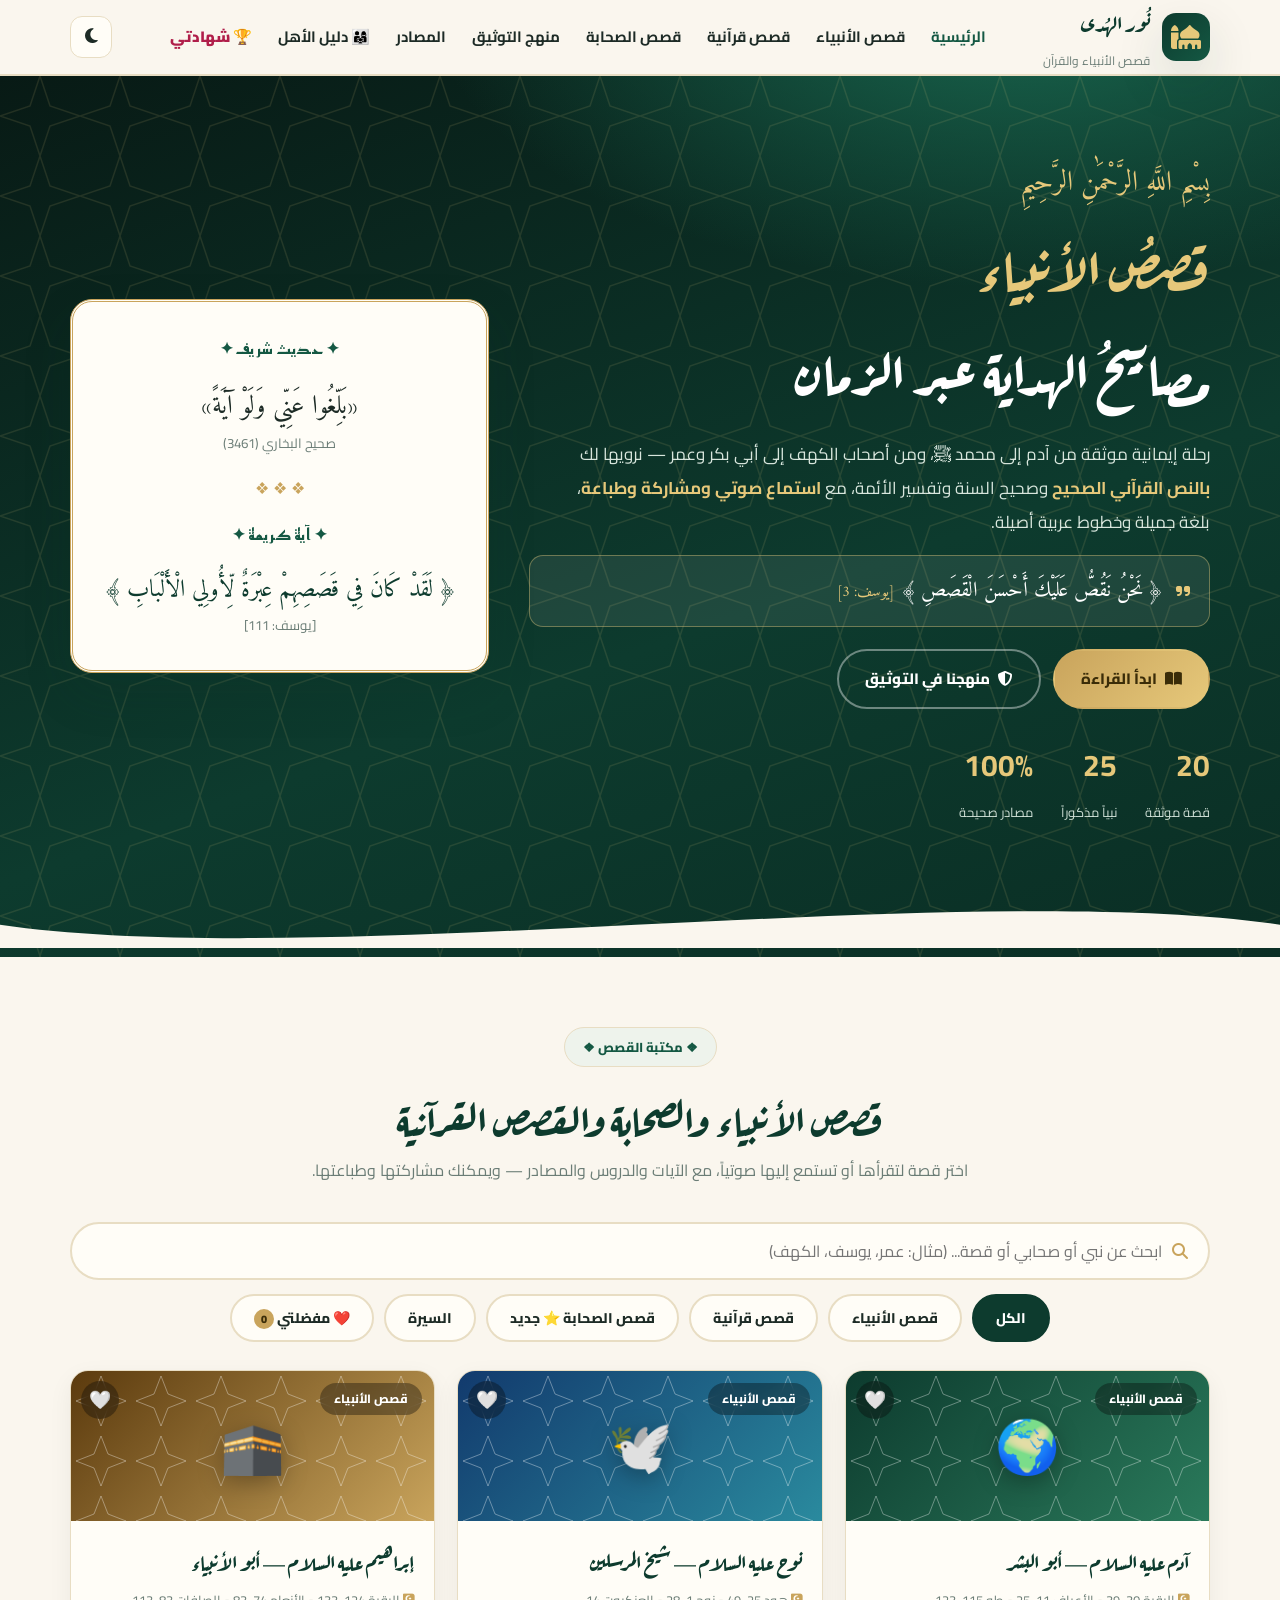
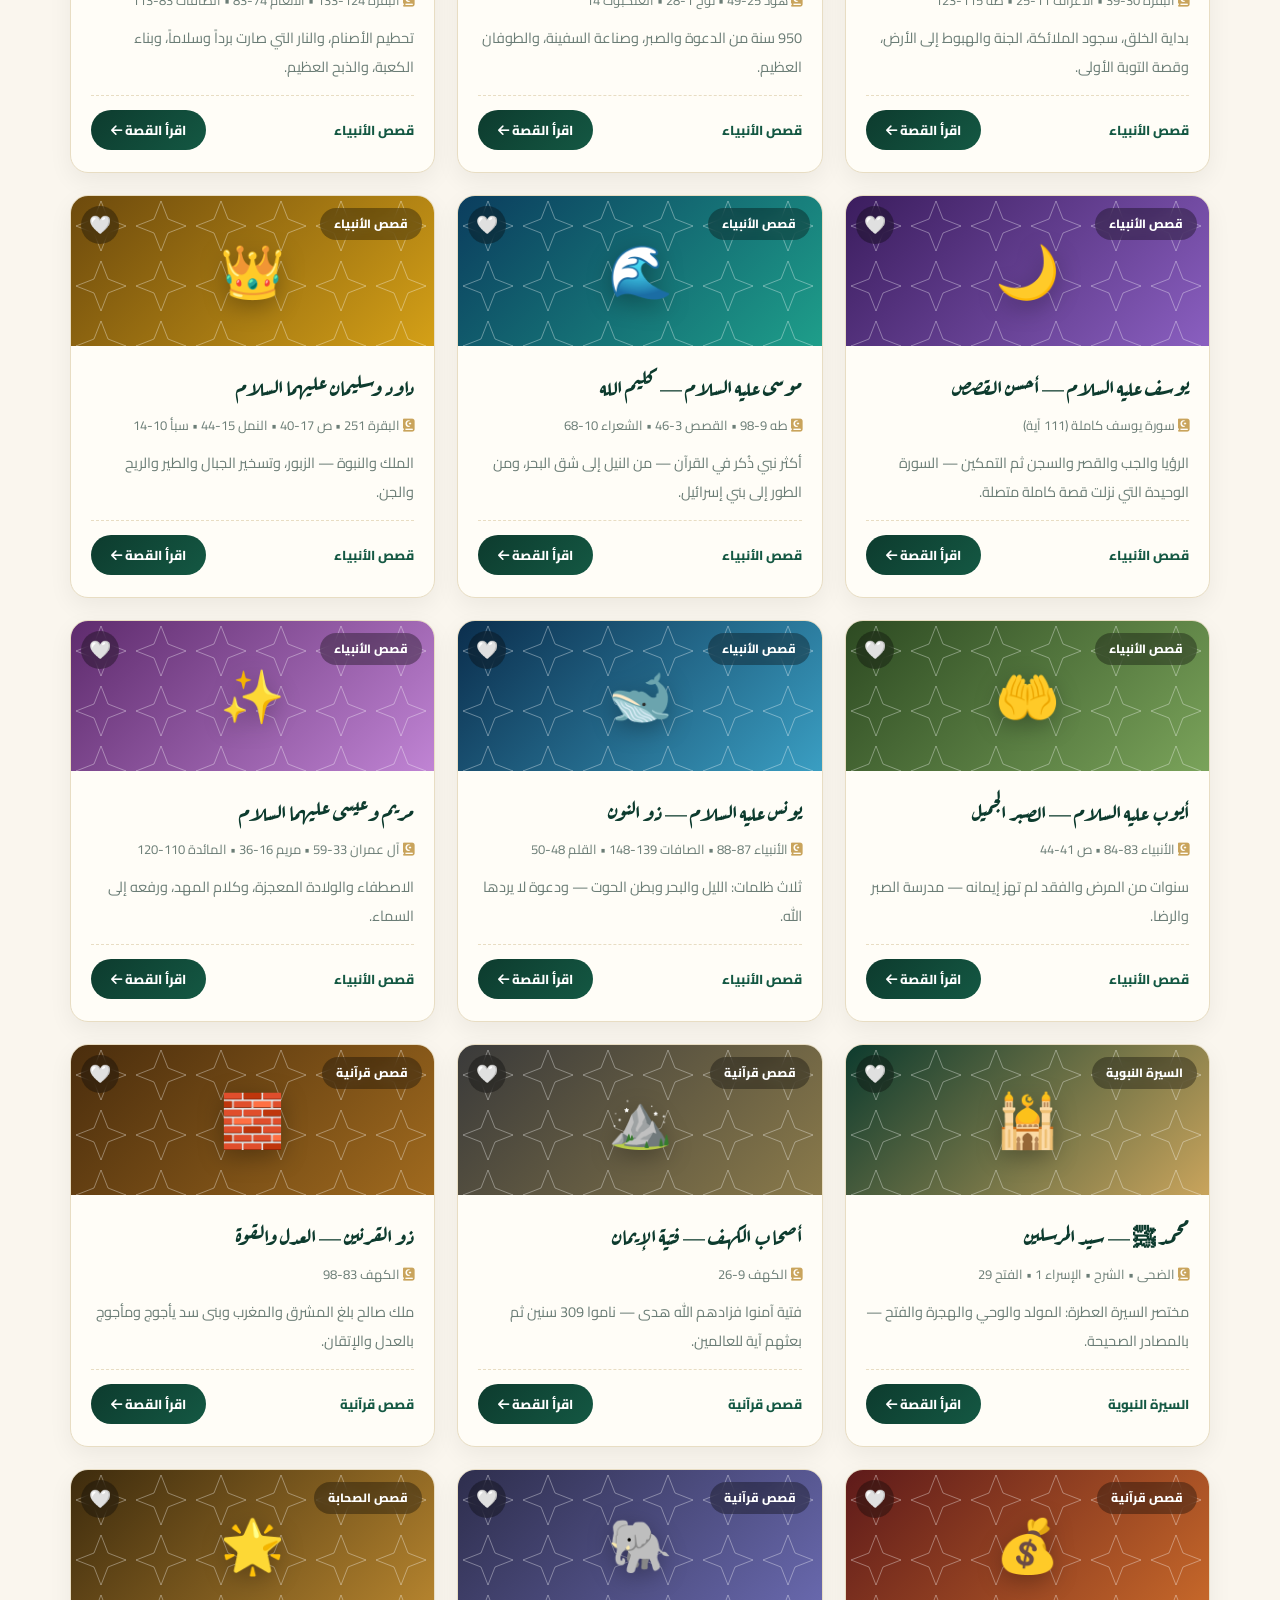
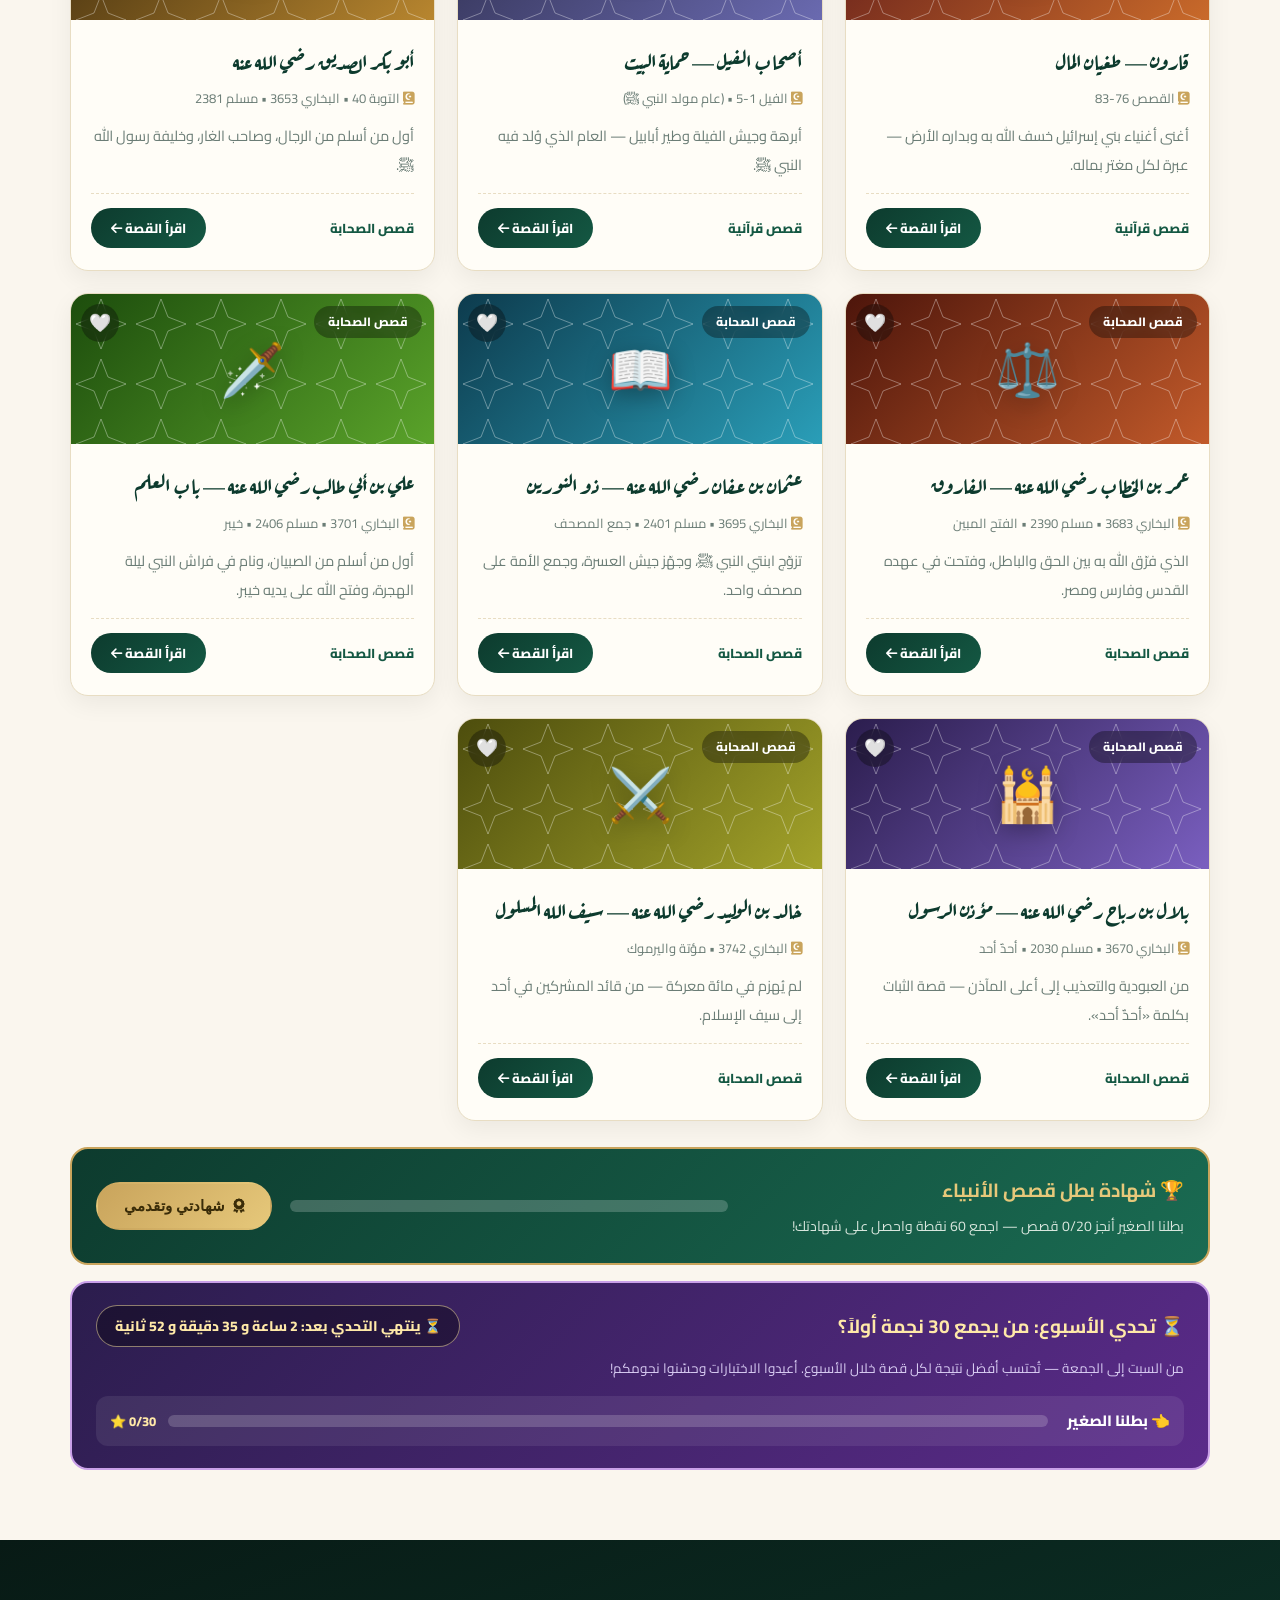
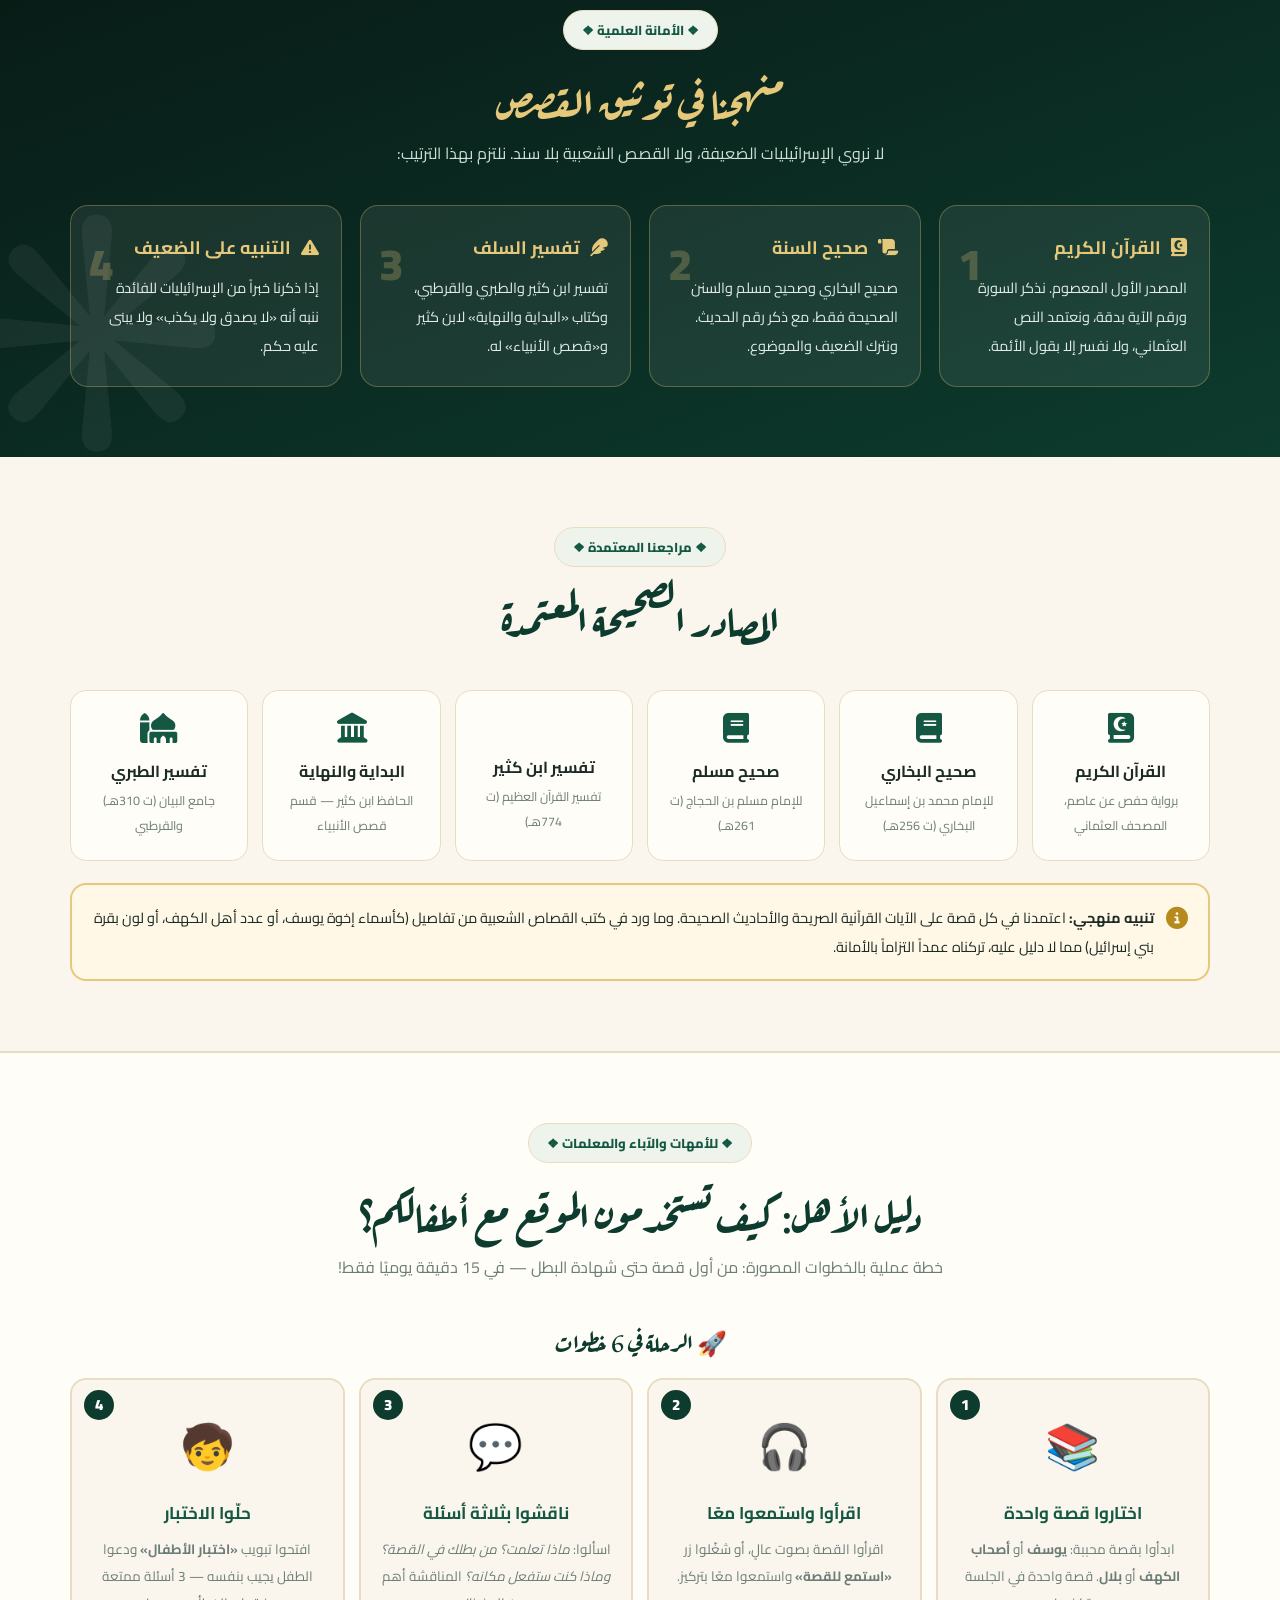
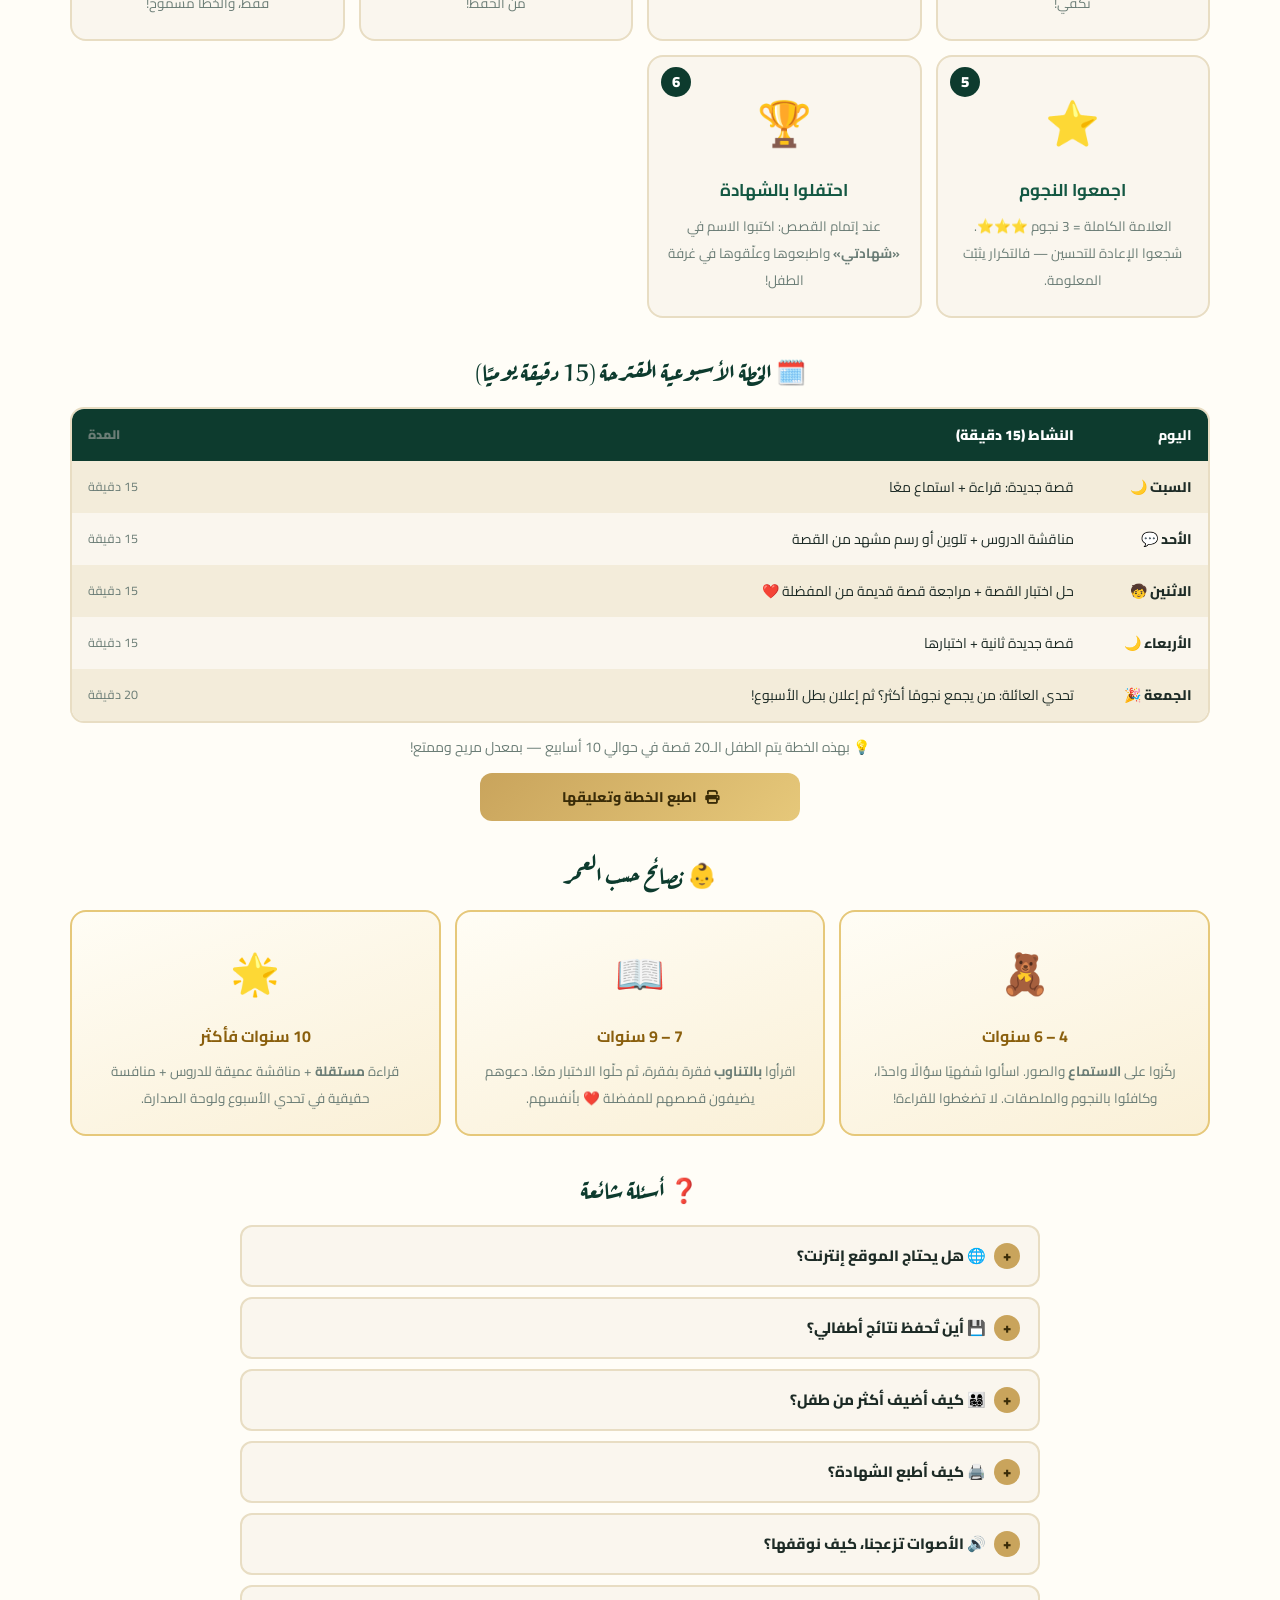
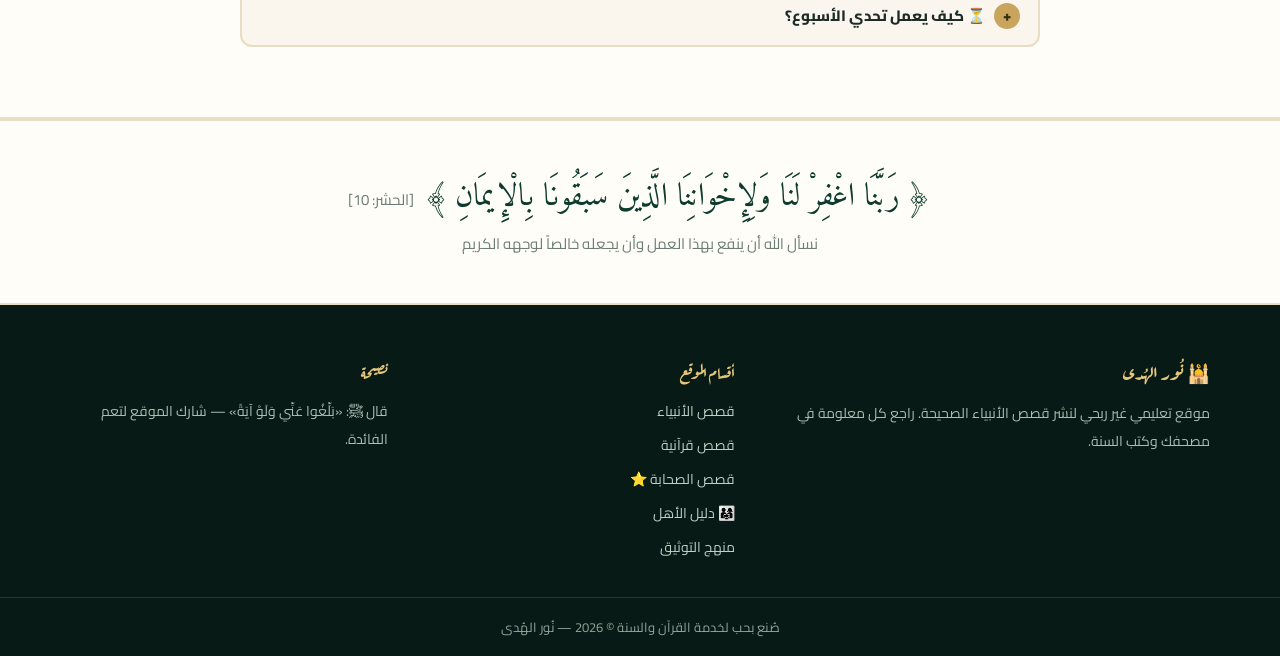
<file: index.html>
<!DOCTYPE html>
<html lang="ar" dir="rtl">
<head>
<meta charset="UTF-8">
<meta name="viewport" content="width=device-width, initial-scale=1.0">
<title>نور الهدى | قصص الأنبياء والصحابة والقصص القرآنية بالمصادر الصحيحة</title>
<meta name="description" content="موقع إسلامي احترافي يجمع قصص الأنبياء والصحابة والقصص القرآنية بمصادر صحيحة موثوقة مع استماع صوتي ومشاركة وطباعة.">
<link rel="preconnect" href="https://fonts.googleapis.com">
<link rel="preconnect" href="https://fonts.gstatic.com" crossorigin>
<link href="https://fonts.googleapis.com/css2?family=Amiri:ital,wght@0,400;0,700;1,400&family=Amiri+Quran&family=Aref+Ruqaa:wght@400;700&family=Cairo:wght@400;600;700;800;900&family=Reem+Kufi:wght@400;500;600;700&family=Scheherazade+New:wght@400;700&display=swap" rel="stylesheet">
<link rel="stylesheet" href="https://cdnjs.cloudflare.com/ajax/libs/font-awesome/6.5.1/css/all.min.css">
<link rel="stylesheet" href="styles.css">
<link rel="icon" href="data:image/svg+xml,<svg xmlns='http://www.w3.org/2000/svg' viewBox='0 0 100 100'><text y='.9em' font-size='90'>☪️</text></svg>">
</head>
<body>

<!-- شاشة التحميل -->
<div id="loader">
  <div class="loader-inner">
    <div class="loader-ornament">﷽</div>
    <div class="loader-text">بِسْمِ اللَّهِ الرَّحْمَٰنِ الرَّحِيمِ</div>
    <div class="loader-bar"><span></span></div>
  </div>
</div>

<!-- الشريط العلوي -->
<header id="navbar">
  <div class="container nav-wrap">
    <a href="#home" class="logo">
      <span class="logo-icon"><i class="fa-solid fa-mosque"></i></span>
      <span class="logo-text">
        <strong>نُور الهُدى</strong>
        <small>قصص الأنبياء والقرآن</small>
      </span>
    </a>
    <nav class="nav-links" id="navLinks">
      <a href="#home" class="active">الرئيسية</a>
      <a href="#stories">قصص الأنبياء</a>
      <a href="#quranic">قصص قرآنية</a>
      <a href="#stories" data-goto-sahaba>قصص الصحابة</a>
      <a href="#methodology">منهج التوثيق</a>
      <a href="#sources">المصادر</a>
      <a href="#guide">👨‍👩‍👧 دليل الأهل</a>
      <a href="#" id="certNavBtn" class="cert-link">🏆 شهادتي</a>
    </nav>
    <div class="nav-actions">
      <button id="themeToggle" title="الوضع الليلي"><i class="fa-solid fa-moon"></i></button>
      <button id="menuBtn" title="القائمة"><i class="fa-solid fa-bars"></i></button>
    </div>
  </div>
</header>

<!-- الواجهة الرئيسية -->
<section id="home" class="hero">
  <div class="pattern-overlay"></div>
  <div class="container hero-grid">
    <div class="hero-text">
      <div class="basmala">بِسْمِ اللَّهِ الرَّحْمَٰنِ الرَّحِيمِ</div>
      <h1><span class="ruqaa">قصصُ الأنبياء</span><br>مصابيحُ الهداية عبر الزمان</h1>
      <p class="hero-desc">
        رحلة إيمانية موثقة من آدم إلى محمد ﷺ، ومن أصحاب الكهف إلى أبي بكر وعمر —
        نرويها لك <strong>بالنص القرآني الصحيح</strong> وصحيح السنة وتفسير الأئمة،
        مع <strong>استماع صوتي ومشاركة وطباعة</strong>، بلغة جميلة وخطوط عربية أصيلة.
      </p>
      <div class="hero-quran">
        <i class="fa-solid fa-quote-right"></i>
        <p>﴿ نَحْنُ نَقُصُّ عَلَيْكَ أَحْسَنَ الْقَصَصِ ﴾ <span>[يوسف: 3]</span></p>
      </div>
      <div class="hero-btns">
        <a href="#stories" class="btn btn-gold"><i class="fa-solid fa-book-open"></i> ابدأ القراءة</a>
        <a href="#methodology" class="btn btn-outline"><i class="fa-solid fa-shield-halved"></i> منهجنا في التوثيق</a>
      </div>
      <div class="hero-stats">
        <div><strong data-count="20">20</strong><span>قصة موثقة</span></div>
        <div><strong data-count="25">25</strong><span>نبياً مذكوراً</span></div>
        <div><strong>100%</strong><span>مصادر صحيحة</span></div>
      </div>
    </div>
    <div class="hero-card">
      <div class="ornament-frame">
        <div class="frame-head">✦ حديث شريف ✦</div>
        <p class="hadith">«بَلِّغُوا عَنِّي وَلَوْ آيَةً»</p>
        <small>صحيح البخاري (3461)</small>
        <div class="divider">❖ ❖ ❖</div>
        <div class="frame-head">✦ آية كريمة ✦</div>
        <p class="aya">﴿ لَقَدْ كَانَ فِي قَصَصِهِمْ عِبْرَةٌ لِّأُولِي الْأَلْبَابِ ﴾</p>
        <small>[يوسف: 111]</small>
      </div>
    </div>
  </div>
  <div class="hero-wave">
    <svg viewBox="0 0 1440 90" preserveAspectRatio="none"><path d="M0,60 C360,120 1080,0 1440,60 L1440,90 L0,90 Z"></path></svg>
  </div>
</section>

<!-- البحث والتصنيف -->
<section id="stories" class="section">
  <div class="container">
    <div class="section-head">
      <span class="kicker">❖ مكتبة القصص ❖</span>
      <h2 class="ruqaa-title">قصص الأنبياء والصحابة والقصص القرآنية</h2>
      <p>اختر قصة لتقرأها أو تستمع إليها صوتياً، مع الآيات والدروس والمصادر — ويمكنك مشاركتها وطباعتها.</p>
    </div>

    <div class="toolbar">
      <div class="search-box">
        <i class="fa-solid fa-magnifying-glass"></i>
        <input type="text" id="searchInput" placeholder="ابحث عن نبي أو صحابي أو قصة... (مثال: عمر، يوسف، الكهف)">
      </div>
      <div class="filters" id="quranic">
        <button class="filter-btn active" data-filter="all">الكل</button>
        <button class="filter-btn" data-filter="prophets">قصص الأنبياء</button>
        <button class="filter-btn" data-filter="quranic">قصص قرآنية</button>
        <button class="filter-btn" data-filter="sahaba">قصص الصحابة ⭐ جديد</button>
        <button class="filter-btn" data-filter="seerah">السيرة</button>
        <button class="filter-btn fav-filter" data-filter="fav">❤️ مفضلتي <span id="favCount" class="fav-count">0</span></button>
      </div>
    </div>

    <div id="storiesGrid" class="stories-grid"></div>
    <div id="noResults" class="no-results" style="display:none">
      <i class="fa-solid fa-magnifying-glass"></i>
      <p>لا توجد نتائج مطابقة، جرّب كلمة أخرى.</p>
    </div>

    <!-- بانر الشهادة والتقدم -->
    <div id="certBanner" class="cert-banner">
      <div class="cert-banner-text">
        <strong>🏆 شهادة بطل قصص الأنبياء</strong>
        <span id="certProgressText">أكمل اختبارات القصص الـ20 واحصل على شهادتك باسمك!</span>
      </div>
      <div class="cert-bar"><span id="certBarFill"></span></div>
      <button class="btn btn-gold" id="certOpenBtn"><i class="fa-solid fa-award"></i> شهادتي وتقدمي</button>
    </div>

    <!-- تحدي الأسبوع ⏳ -->
    <div id="weeklyBanner" class="weekly-banner">
      <div class="weekly-head">
        <strong>⏳ تحدي الأسبوع: من يجمع 30 نجمة أولاً؟</strong>
        <span id="weeklyTimer" class="weekly-timer">⏳ جارٍ حساب الوقت...</span>
      </div>
      <p class="weekly-sub">من السبت إلى الجمعة — تُحتسب أفضل نتيجة لكل قصة خلال الأسبوع. أعيدوا الاختبارات وحسّنوا نجومكم!</p>
      <div id="weeklyBoard" class="weekly-board"></div>
      <div id="weeklyWinner" class="weekly-winner" style="display:none"></div>
    </div>
  </div>
</section>

<!-- منهج التوثيق -->
<section id="methodology" class="section methodology">
  <div class="container">
    <div class="section-head light">
      <span class="kicker">❖ الأمانة العلمية ❖</span>
      <h2 class="ruqaa-title">منهجنا في توثيق القصص</h2>
      <p>لا نروي الإسرائيليات الضعيفة، ولا القصص الشعبية بلا سند. نلتزم بهذا الترتيب:</p>
    </div>
    <div class="method-grid">
      <div class="method-card">
        <div class="m-num">1</div>
        <h3><i class="fa-solid fa-book-quran"></i> القرآن الكريم</h3>
        <p>المصدر الأول المعصوم. نذكر السورة ورقم الآية بدقة، ونعتمد النص العثماني، ولا نفسر إلا بقول الأئمة.</p>
      </div>
      <div class="method-card">
        <div class="m-num">2</div>
        <h3><i class="fa-solid fa-scroll"></i> صحيح السنة</h3>
        <p>صحيح البخاري وصحيح مسلم والسنن الصحيحة فقط، مع ذكر رقم الحديث. ونترك الضعيف والموضوع.</p>
      </div>
      <div class="method-card">
        <div class="m-num">3</div>
        <h3><i class="fa-solid fa-feather"></i> تفسير السلف</h3>
        <p>تفسير ابن كثير والطبري والقرطبي، وكتاب «البداية والنهاية» لابن كثير و«قصص الأنبياء» له.</p>
      </div>
      <div class="method-card">
        <div class="m-num">4</div>
        <h3><i class="fa-solid fa-triangle-exclamation"></i> التنبيه على الضعيف</h3>
        <p>إذا ذكرنا خبراً من الإسرائيليات للفائدة ننبه أنه «لا يصدق ولا يكذب» ولا يبنى عليه حكم.</p>
      </div>
    </div>
  </div>
</section>

<!-- المصادر -->
<section id="sources" class="section">
  <div class="container">
    <div class="section-head">
      <span class="kicker">❖ مراجعنا المعتمدة ❖</span>
      <h2 class="ruqaa-title">المصادر الصحيحة المعتمدة</h2>
    </div>
    <div class="sources-grid">
      <div class="source-card"><i class="fa-solid fa-book-quran"></i><h3>القرآن الكريم</h3><p>برواية حفص عن عاصم، المصحف العثماني</p></div>
      <div class="source-card"><i class="fa-solid fa-book"></i><h3>صحيح البخاري</h3><p>للإمام محمد بن إسماعيل البخاري (ت 256هـ)</p></div>
      <div class="source-card"><i class="fa-solid fa-book"></i><h3>صحيح مسلم</h3><p>للإمام مسلم بن الحجاج (ت 261هـ)</p></div>
      <div class="source-card"><i class="fa-solid fa-books"></i><h3>تفسير ابن كثير</h3><p>تفسير القرآن العظيم (ت 774هـ)</p></div>
      <div class="source-card"><i class="fa-solid fa-landmark"></i><h3>البداية والنهاية</h3><p>الحافظ ابن كثير — قسم قصص الأنبياء</p></div>
      <div class="source-card"><i class="fa-solid fa-mosque"></i><h3>تفسير الطبري</h3><p>جامع البيان (ت 310هـ) والقرطبي</p></div>
    </div>
    <div class="alert-box">
      <i class="fa-solid fa-circle-info"></i>
      <div>
        <strong>تنبيه منهجي:</strong> اعتمدنا في كل قصة على الآيات القرآنية الصريحة والأحاديث الصحيحة.
        وما ورد في كتب القصاص الشعبية من تفاصيل (كأسماء إخوة يوسف، أو عدد أهل الكهف، أو لون بقرة بني إسرائيل)
        مما لا دليل عليه، تركناه عمداً التزاماً بالأمانة.
      </div>
    </div>
  </div>
</section>

<!-- دليل الأهل 👨‍👩‍👧 -->
<section id="guide" class="section guide-section">
  <div class="container">
    <div class="section-head">
      <span class="kicker">❖ للأمهات والآباء والمعلمات ❖</span>
      <h2 class="ruqaa-title">دليل الأهل: كيف تستخدمون الموقع مع أطفالكم؟</h2>
      <p>خطة عملية بالخطوات المصورة: من أول قصة حتى شهادة البطل — في 15 دقيقة يوميًا فقط!</p>
    </div>

    <h3 class="guide-h">🚀 الرحلة في 6 خطوات</h3>
    <div class="steps-grid">
      <div class="step-card"><div class="step-num">1</div><div class="step-emoji">📚</div><h4>اختاروا قصة واحدة</h4><p>ابدأوا بقصة محببة: <strong>يوسف</strong> أو <strong>أصحاب الكهف</strong> أو <strong>بلال</strong>. قصة واحدة في الجلسة تكفي!</p></div>
      <div class="step-card"><div class="step-num">2</div><div class="step-emoji">🎧</div><h4>اقرأوا واستمعوا معًا</h4><p>اقرأوا القصة بصوت عالٍ، أو شغّلوا زر <strong>«استمع للقصة»</strong> واستمعوا معًا بتركيز.</p></div>
      <div class="step-card"><div class="step-num">3</div><div class="step-emoji">💬</div><h4>ناقشوا بثلاثة أسئلة</h4><p>اسألوا: <em>ماذا تعلمت؟ من بطلك في القصة؟ وماذا كنت ستفعل مكانه؟</em> المناقشة أهم من الحفظ!</p></div>
      <div class="step-card"><div class="step-num">4</div><div class="step-emoji">🧒</div><h4>حلّوا الاختبار</h4><p>افتحوا تبويب <strong>«اختبار الأطفال»</strong> ودعوا الطفل يجيب بنفسه — 3 أسئلة ممتعة فقط، والخطأ مسموح!</p></div>
      <div class="step-card"><div class="step-num">5</div><div class="step-emoji">⭐</div><h4>اجمعوا النجوم</h4><p>العلامة الكاملة = 3 نجوم ⭐⭐⭐. شجعوا الإعادة للتحسين — فالتكرار يثبّت المعلومة.</p></div>
      <div class="step-card"><div class="step-num">6</div><div class="step-emoji">🏆</div><h4>احتفلوا بالشهادة</h4><p>عند إتمام القصص: اكتبوا الاسم في <strong>«شهادتي»</strong> واطبعوها وعلّقوها في غرفة الطفل!</p></div>
    </div>

    <div id="planWrap">
      <h3 class="guide-h">🗓️ الخطة الأسبوعية المقترحة (15 دقيقة يوميًا)</h3>
      <div class="plan-table">
        <div class="plan-row plan-head"><span>اليوم</span><span>النشاط (15 دقيقة)</span><span>المدة</span></div>
        <div class="plan-row"><span>السبت 🌙</span><span>قصة جديدة: قراءة + استماع معًا</span><span>15 دقيقة</span></div>
        <div class="plan-row"><span>الأحد 💬</span><span>مناقشة الدروس + تلوين أو رسم مشهد من القصة</span><span>15 دقيقة</span></div>
        <div class="plan-row"><span>الاثنين 🧒</span><span>حل اختبار القصة + مراجعة قصة قديمة من المفضلة ❤️</span><span>15 دقيقة</span></div>
        <div class="plan-row"><span>الأربعاء 🌙</span><span>قصة جديدة ثانية + اختبارها</span><span>15 دقيقة</span></div>
        <div class="plan-row"><span>الجمعة 🎉</span><span>تحدي العائلة: من يجمع نجومًا أكثر؟ ثم إعلان بطل الأسبوع!</span><span>20 دقيقة</span></div>
      </div>
      <p class="plan-note">💡 بهذه الخطة يتم الطفل الـ20 قصة في حوالي 10 أسابيع — بمعدل مريح وممتع!</p>
      <div class="guide-actions">
        <button id="printPlanBtn" class="action-btn print"><i class="fa-solid fa-print"></i> اطبع الخطة وتعليقها</button>
      </div>
    </div>

    <h3 class="guide-h">👶 نصائح حسب العمر</h3>
    <div class="ages-grid">
      <div class="age-card"><div class="age-emoji">🧸</div><h4>4 – 6 سنوات</h4><p>ركّزوا على <strong>الاستماع</strong> والصور. اسألوا شفهيًا سؤالًا واحدًا، وكافئوا بالنجوم والملصقات. لا تضغطوا للقراءة!</p></div>
      <div class="age-card"><div class="age-emoji">📖</div><h4>7 – 9 سنوات</h4><p>اقرأوا <strong>بالتناوب</strong> فقرة بفقرة، ثم حلّوا الاختبار معًا. دعوهم يضيفون قصصهم للمفضلة ❤️ بأنفسهم.</p></div>
      <div class="age-card"><div class="age-emoji">🌟</div><h4>10 سنوات فأكثر</h4><p>قراءة <strong>مستقلة</strong> + مناقشة عميقة للدروس + منافسة حقيقية في تحدي الأسبوع ولوحة الصدارة.</p></div>
    </div>

    <h3 class="guide-h">❓ أسئلة شائعة</h3>
    <div class="faq-list">
      <details class="faq-item"><summary>🌐 هل يحتاج الموقع إنترنت؟</summary><p>الموقع يعمل من ملف واحد بدون تثبيت. أول مرة فقط يحتاج إنترنت لتحميل الخطوط الجميلة والأيقونات، ثم يحفظها المتصفح. القصص والاختبارات نفسها تعمل دائمًا.</p></details>
      <details class="faq-item"><summary>💾 أين تُحفظ نتائج أطفالي؟</summary><p>على نفس المتصفح والجهاز (في المتصفح نفسه). نصيحة: استخدموا نفس المتصفح دائمًا حتى لا تضيع النجوم! وكل طفل له ملف مستقل داخل <strong>«شهادتي»</strong>.</p></details>
      <details class="faq-item"><summary>👨‍👩‍👧‍👦 كيف أضيف أكثر من طفل؟</summary><p>افتحوا <strong>«🏆 شهادتي»</strong> من القائمة → قسم المسابقة العائلية → اكتبوا الاسم واضغطوا «إضافة بطل» (حتى 6 أبطال) → بدّلوا بينهم بالضغط على أسمائهم.</p></details>
      <details class="faq-item"><summary>🖨️ كيف أطبع الشهادة؟</summary><p>من نافذة «شهادتي»: اكتبوا اسم الطفل → اضغطوا «طباعة الشهادة» → ستُطبع الشهادة وحدها بورقة نظيفة جاهزة للتعليق!</p></details>
      <details class="faq-item"><summary>🔊 الأصوات تزعجنا، كيف نوقفها؟</summary><p>من نافذة «شهادتي» اضغطوا زر <strong>«🔇 الصوت: متوقف»</strong> وسيتذكر الموقع اختياركم دائمًا.</p></details>
      <details class="faq-item"><summary>⏳ كيف يعمل تحدي الأسبوع؟</summary><p>من السبت للجمعة: كل اختبار يُحسّن نجوم الأسبوع الخاصة بطفلك (حتى 3 نجوم للقصة). من يصل لـ<strong>30 نجمة</strong> أولًا يُتوَّج بطل الأسبوع 🏆 — ثم يبدأ تحدٍّ جديد السبت!</p></details>
    </div>
  </div>
</section>

<!-- دعاء -->
<section class="dua-section">
  <div class="container">
    <p class="dua">﴿ رَبَّنَا اغْفِرْ لَنَا وَلِإِخْوَانِنَا الَّذِينَ سَبَقُونَا بِالْإِيمَانِ ﴾ <span>[الحشر: 10]</span></p>
    <p class="dua-sub">نسأل الله أن ينفع بهذا العمل وأن يجعله خالصاً لوجهه الكريم</p>
  </div>
</section>

<footer>
  <div class="container footer-grid">
    <div>
      <h3>🕌 نُور الهُدى</h3>
      <p>موقع تعليمي غير ربحي لنشر قصص الأنبياء الصحيحة. راجع كل معلومة في مصحفك وكتب السنة.</p>
    </div>
    <div>
      <h4>أقسام الموقع</h4>
      <a href="#stories">قصص الأنبياء</a>
      <a href="#quranic">قصص قرآنية</a>
      <a href="#stories">قصص الصحابة ⭐</a>
      <a href="#guide">👨‍👩‍👧 دليل الأهل</a>
      <a href="#methodology">منهج التوثيق</a>
    </div>
    <div>
      <h4>نصيحة</h4>
      <p>قال ﷺ: «بَلِّغُوا عَنِّي وَلَوْ آيَةً» — شارك الموقع لتعم الفائدة.</p>
    </div>
  </div>
  <div class="footer-bottom">صُنع بحب لخدمة القرآن والسنة © 2026 — نُور الهُدى</div>
</footer>

<!-- نافذة القصة -->
<div id="storyModal" class="modal">
  <div class="modal-content">
    <button class="modal-close" id="modalClose"><i class="fa-solid fa-xmark"></i></button>
    <div class="modal-hero" id="modalHero">
      <span class="modal-cat" id="modalCat"></span>
      <h2 id="modalTitle"></h2>
      <p id="modalRefs"></p>
    </div>
    <div class="modal-body">
      <div class="modal-actions">
        <button id="audioBtn" class="action-btn audio"><i class="fa-solid fa-headphones"></i> استمع للقصة</button>
        <button id="favBtn" class="action-btn fav"><i class="fa-regular fa-heart"></i> مفضلتي</button>
        <div class="share-wrap">
          <button id="shareBtn" class="action-btn share"><i class="fa-solid fa-share-nodes"></i> مشاركة</button>
          <div id="shareBox" class="share-box">
            <button onclick="shareTo('whatsapp')"><i class="fa-brands fa-whatsapp"></i> واتساب</button>
            <button onclick="shareTo('telegram')"><i class="fa-brands fa-telegram"></i> تيليجرام</button>
            <button onclick="shareTo('x')"><i class="fa-brands fa-x-twitter"></i> إكس</button>
            <button onclick="shareTo('native')"><i class="fa-solid fa-share"></i> مشاركة عامة</button>
            <button onclick="shareTo('copy')"><i class="fa-solid fa-copy"></i> نسخ الرابط</button>
          </div>
        </div>
        <button id="printBtn" class="action-btn print"><i class="fa-solid fa-print"></i> طباعة</button>
      </div>
      <div class="modal-tabs">
        <button class="tab-btn active" data-tab="story">📖 القصة</button>
        <button class="tab-btn" data-tab="verses">🕌 الآيات</button>
        <button class="tab-btn" data-tab="lessons">💡 الدروس</button>
        <button class="tab-btn quiz-tab" data-tab="quiz">🧒 اختبار الأطفال</button>
        <button class="tab-btn" data-tab="sourcesTab">📚 المصادر</button>
      </div>
      <div class="tab-pane active" id="tab-story"></div>
      <div class="tab-pane" id="tab-verses"></div>
      <div class="tab-pane" id="tab-lessons"></div>
      <div class="tab-pane" id="tab-quiz"></div>
      <div class="tab-pane" id="tab-sourcesTab"></div>
    </div>
  </div>
</div>

<button id="backTop" title="العودة للأعلى"><i class="fa-solid fa-arrow-up"></i></button>

<!-- نافذة الشهادة -->
<div id="certModal" class="modal">
  <div class="modal-content cert-modal-content">
    <button class="modal-close" id="certClose"><i class="fa-solid fa-xmark"></i></button>
    <div class="cert-modal-head">
      <span class="modal-cat">🏆 ركن الأبطال الصغار</span>
      <h2>شهادة التفوق</h2>
      <p>أكمل اختبارات القصص، واجمع النجوم، واطبع شهادتك باسمك!</p>
    </div>
    <div class="cert-modal-body">
      <div class="family-section">
        <div class="family-title">👨‍👩‍👧‍👦 المسابقة العائلية — اختر بطلك!</div>
        <div id="familyBoard"></div>
      </div>
      <label class="kid-label" for="kidName">✏️ اسم البطل الحالي (للطباعة على الشهادة):</label>
      <input type="text" id="kidName" class="kid-input" placeholder="مثال: عمر عبد الله" maxlength="30">
      <div id="certStarsGrid" class="cert-stars-grid"></div>
      <div id="certPaperWrap">
        <div id="certPaper" class="cert-paper">
          <div class="cert-frame">
            <div class="cert-basmala">بِسْمِ اللَّهِ الرَّحْمَٰنِ الرَّحِيمِ</div>
            <div class="cert-orn">❖ ❖ ❖</div>
            <h3 class="cert-title">شهادة تقدير وتفوق</h3>
            <p class="cert-sub">يتشرف موقع <strong>نُور الهُدى</strong> بمنح هذه الشهادة للبطل / البطلة</p>
            <div id="certKidName" class="cert-name">اسم البطل</div>
            <p class="cert-sub">لإتمامه اختبارات قصص الأنبياء والصحابة والقصص القرآنية</p>
            <div id="certLevel" class="cert-level">🌟 بطل قصص الأنبياء</div>
            <div class="cert-stats">
              <div><strong id="certScore">0/60</strong><span>مجموع النقاط</span></div>
              <div><strong id="certStars">0⭐</strong><span>مجموع النجوم</span></div>
              <div><strong id="certDone">0/20</strong><span>قصص مكتملة</span></div>
            </div>
            <div class="cert-foot">
              <div class="cert-date">📅 التاريخ: <span id="certDate"></span></div>
              <div class="cert-sign">إدارة موقع نُور الهُدى 🕌<br><small>قصص الأنبياء بالمصادر الصحيحة</small></div>
            </div>
            <div class="cert-seal">🏆</div>
          </div>
        </div>
      </div>
      <div id="certMsg" class="cert-msg"></div>
      <div class="cert-actions">
        <button id="certPrintBtn" class="action-btn print"><i class="fa-solid fa-print"></i> طباعة الشهادة</button>
        <button id="certShareBtn" class="action-btn share"><i class="fa-solid fa-share-nodes"></i> مشاركة إنجازي</button>
      </div>
    </div>
  </div>
</div>

<script src="script.js"></script>
</body>
</html>
</file>
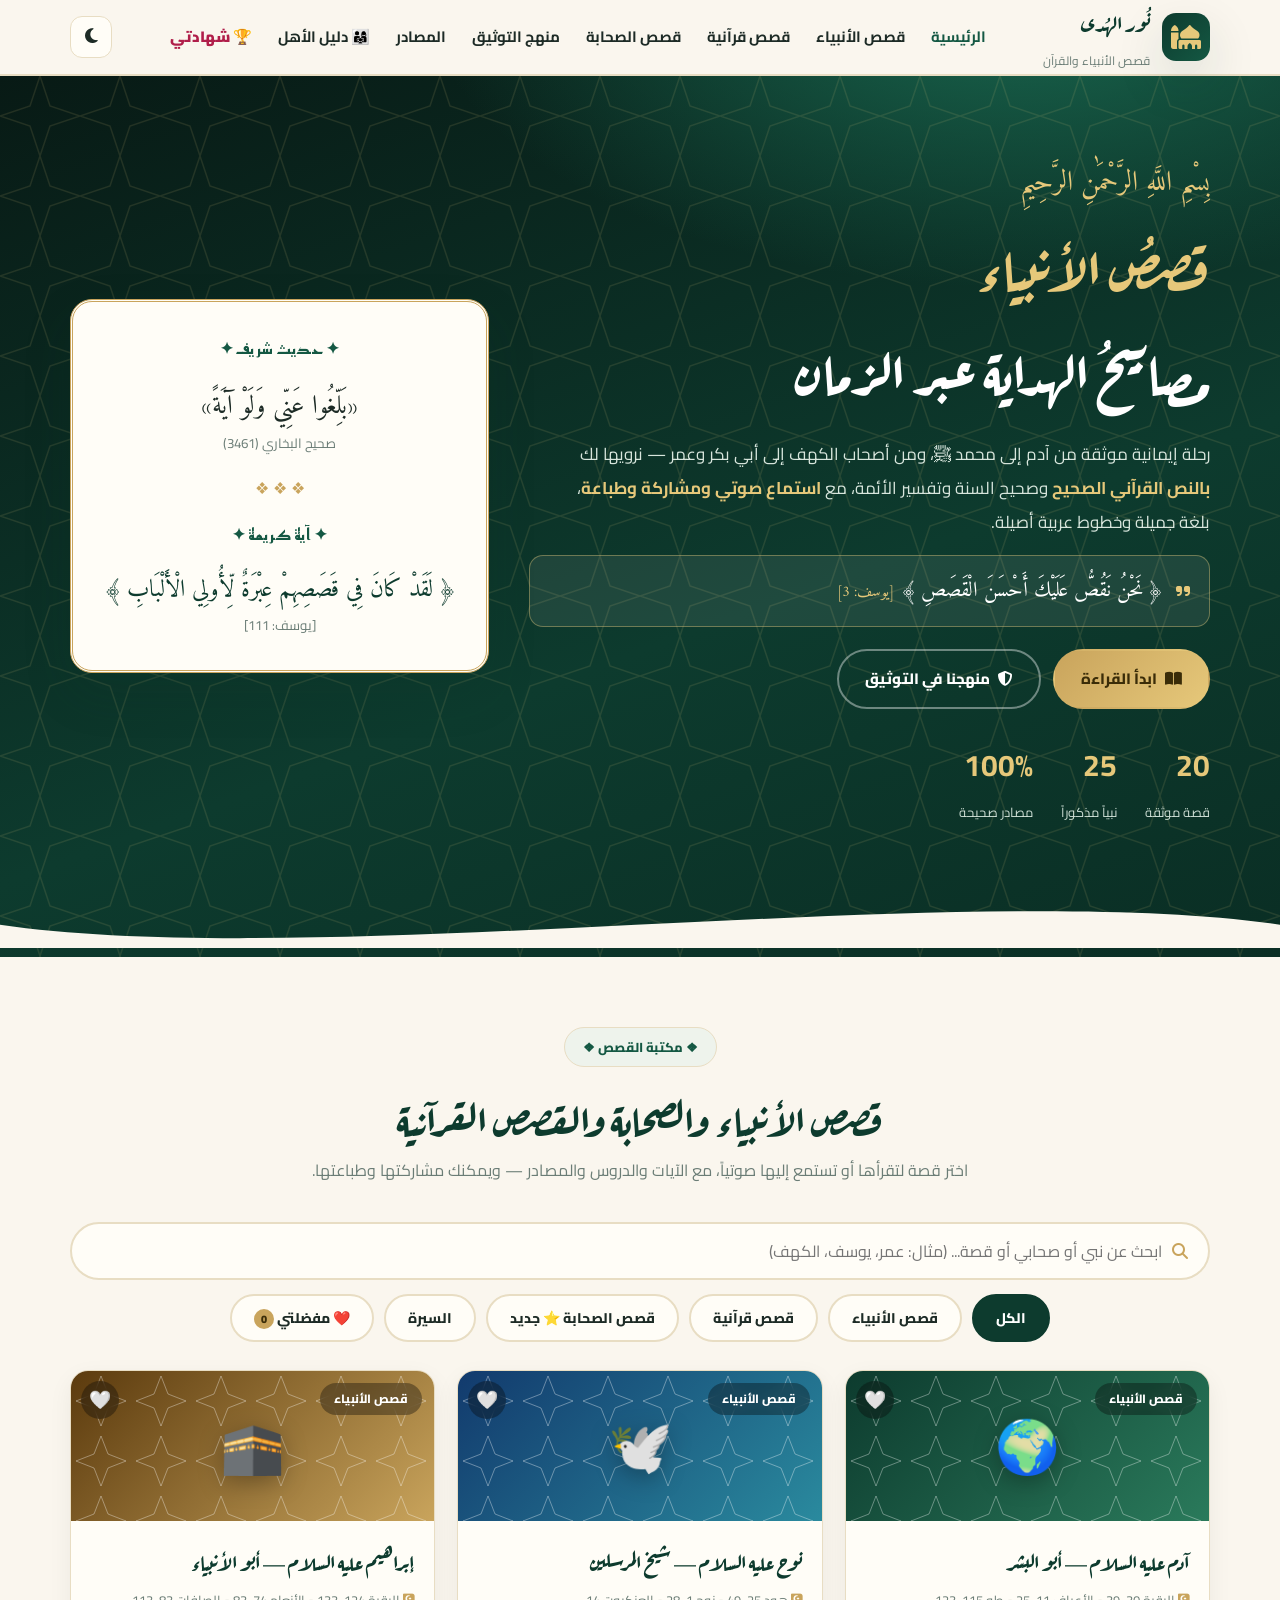
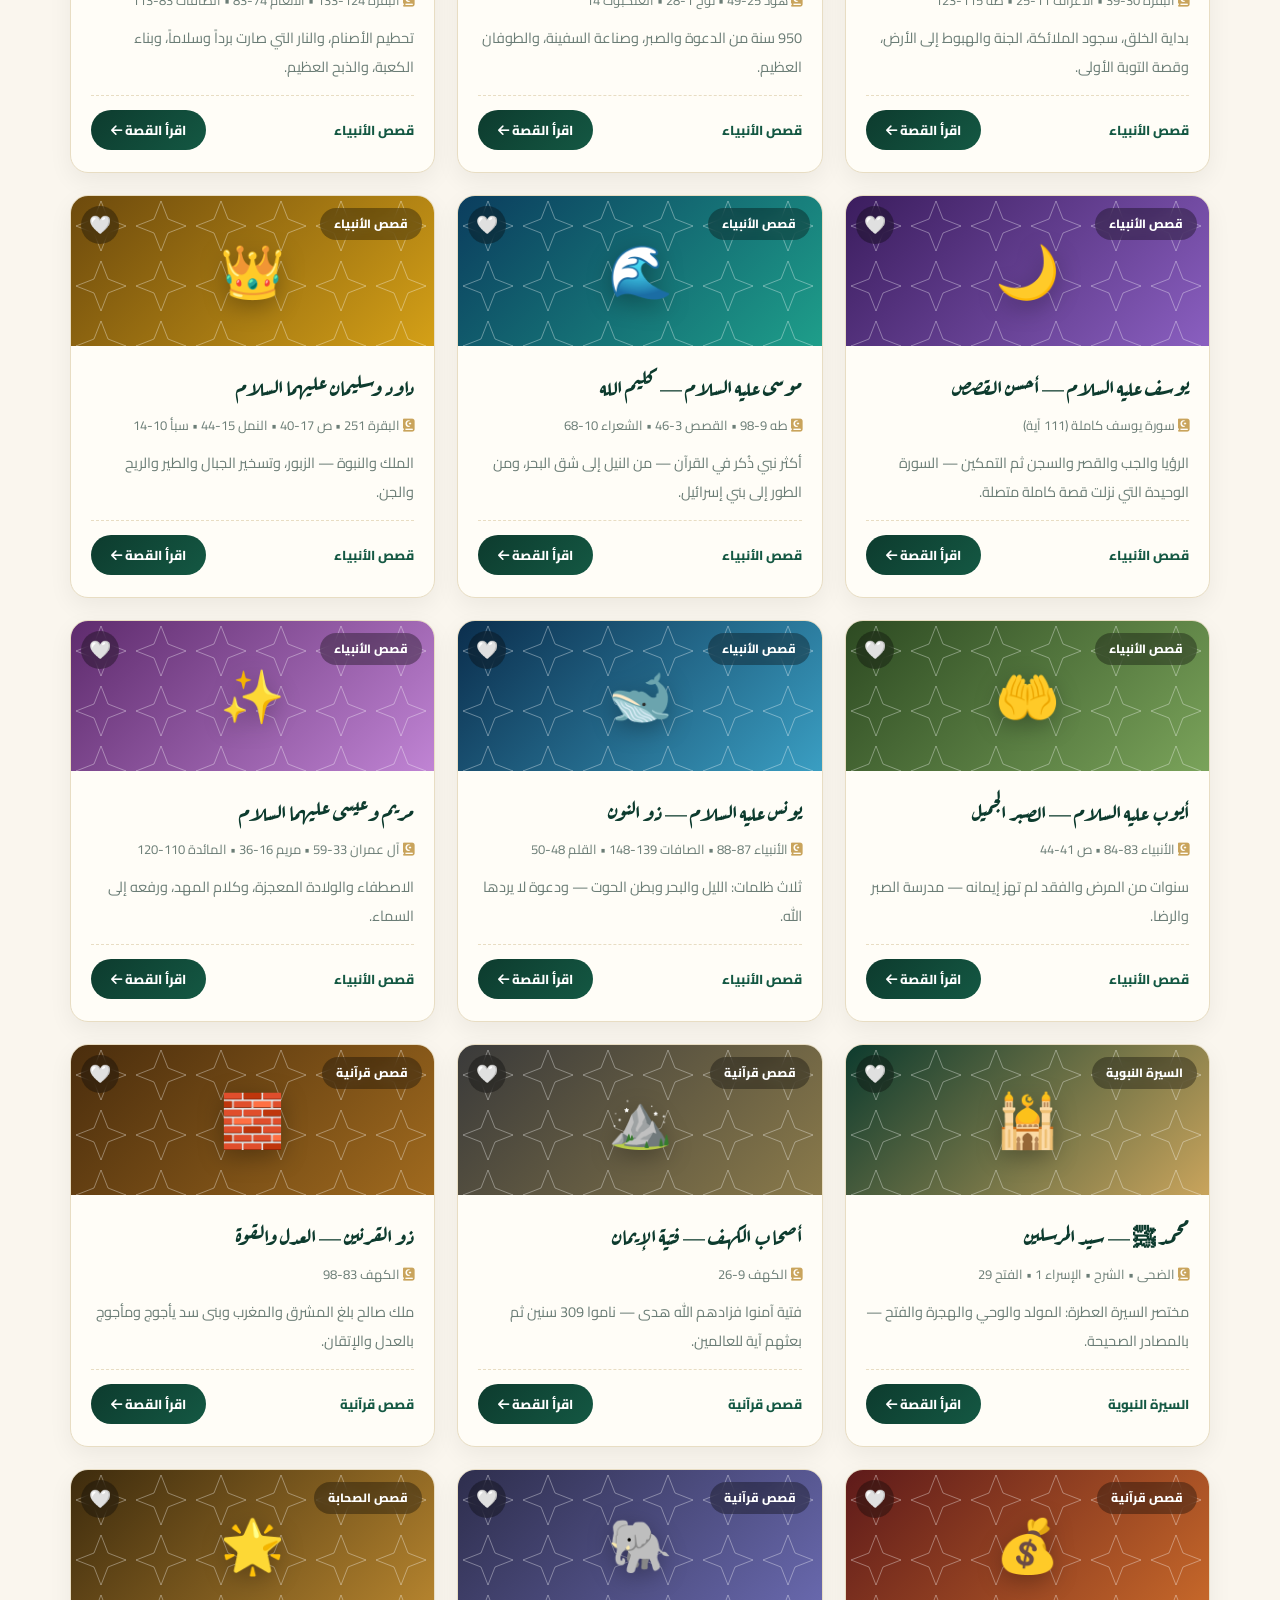
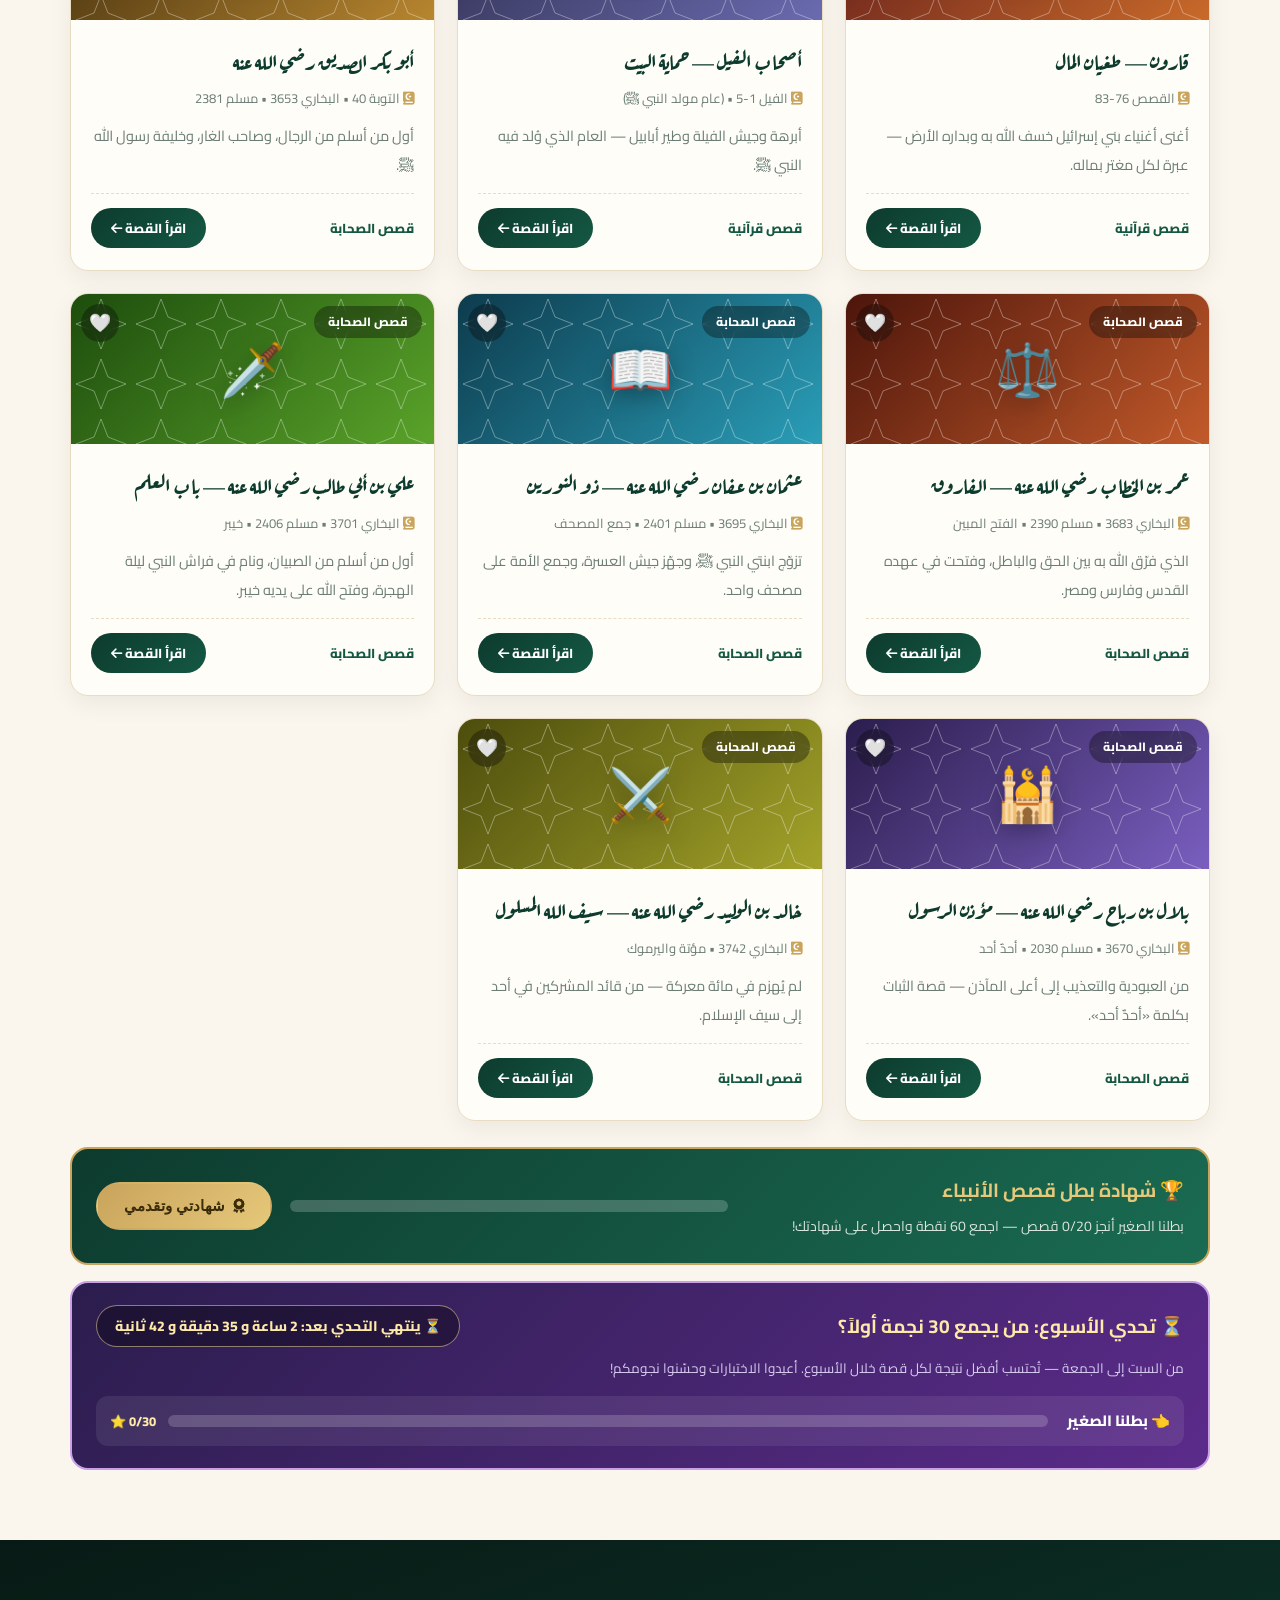
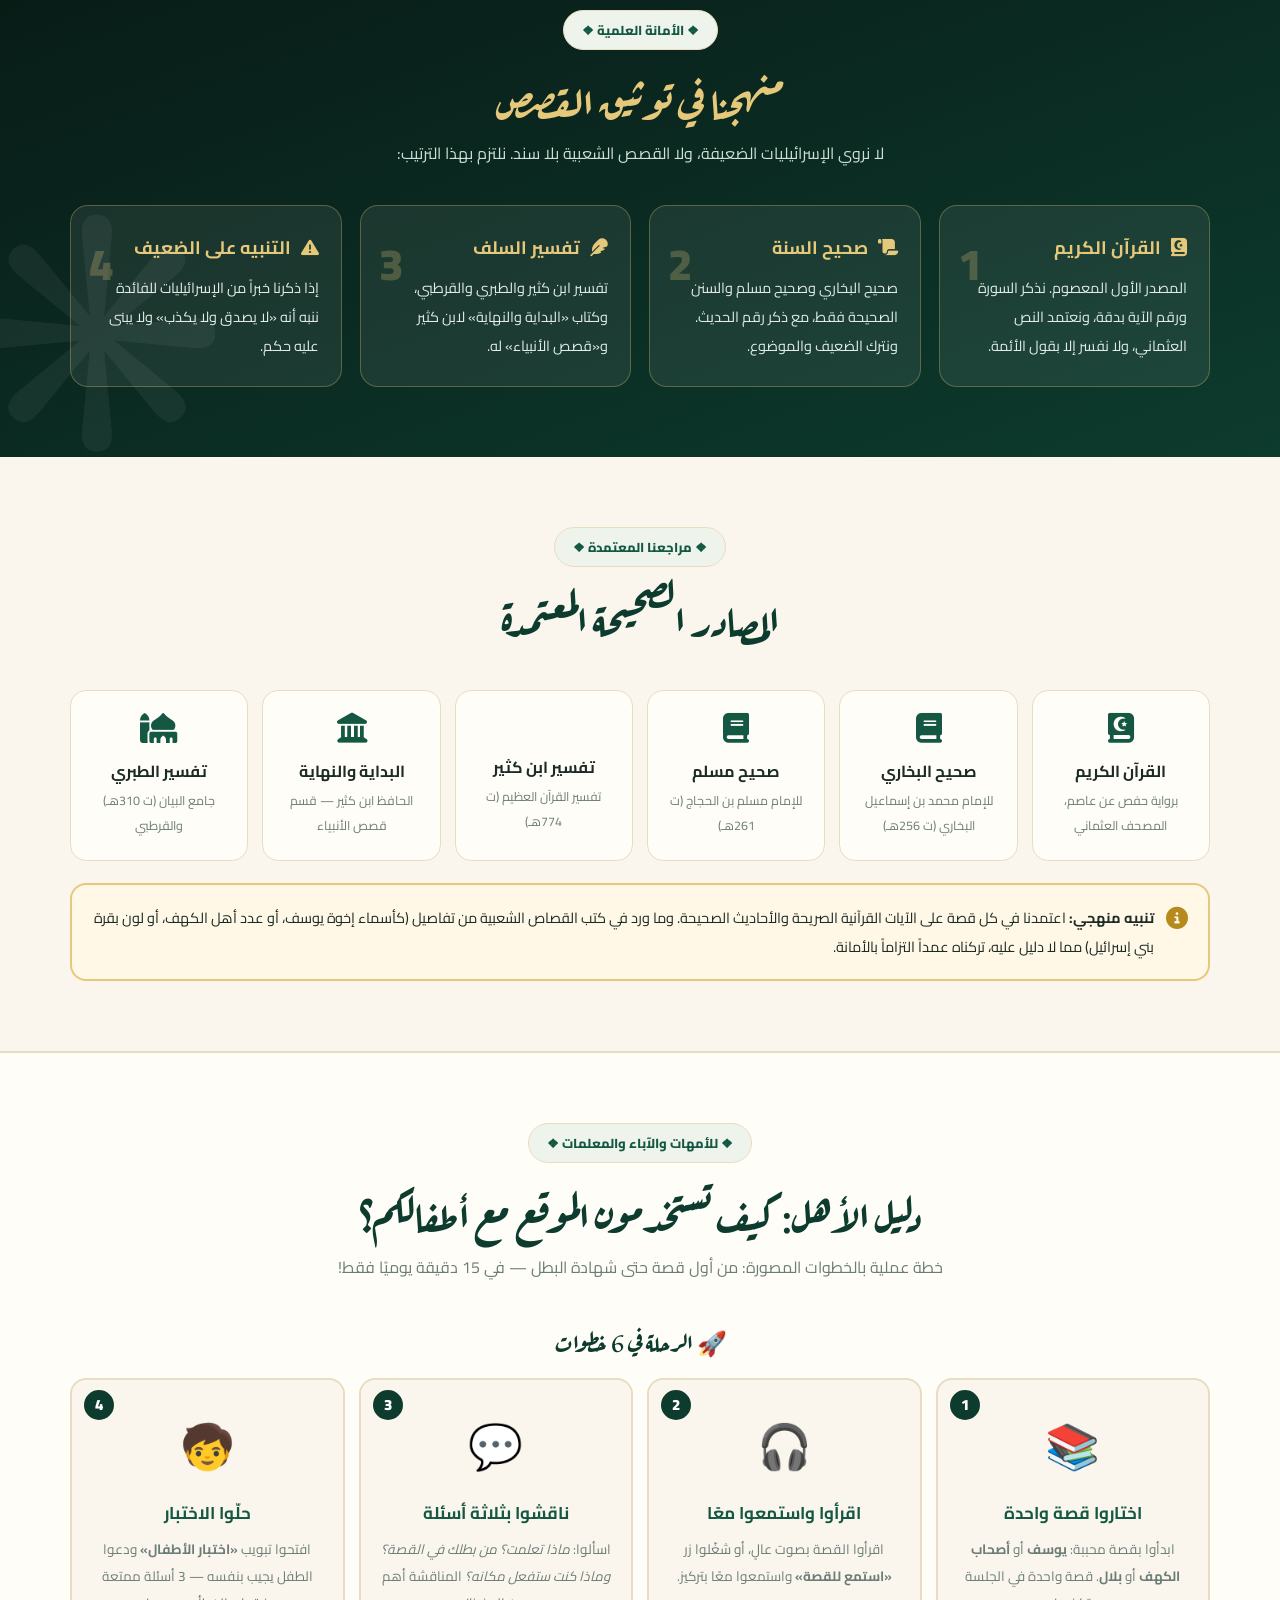
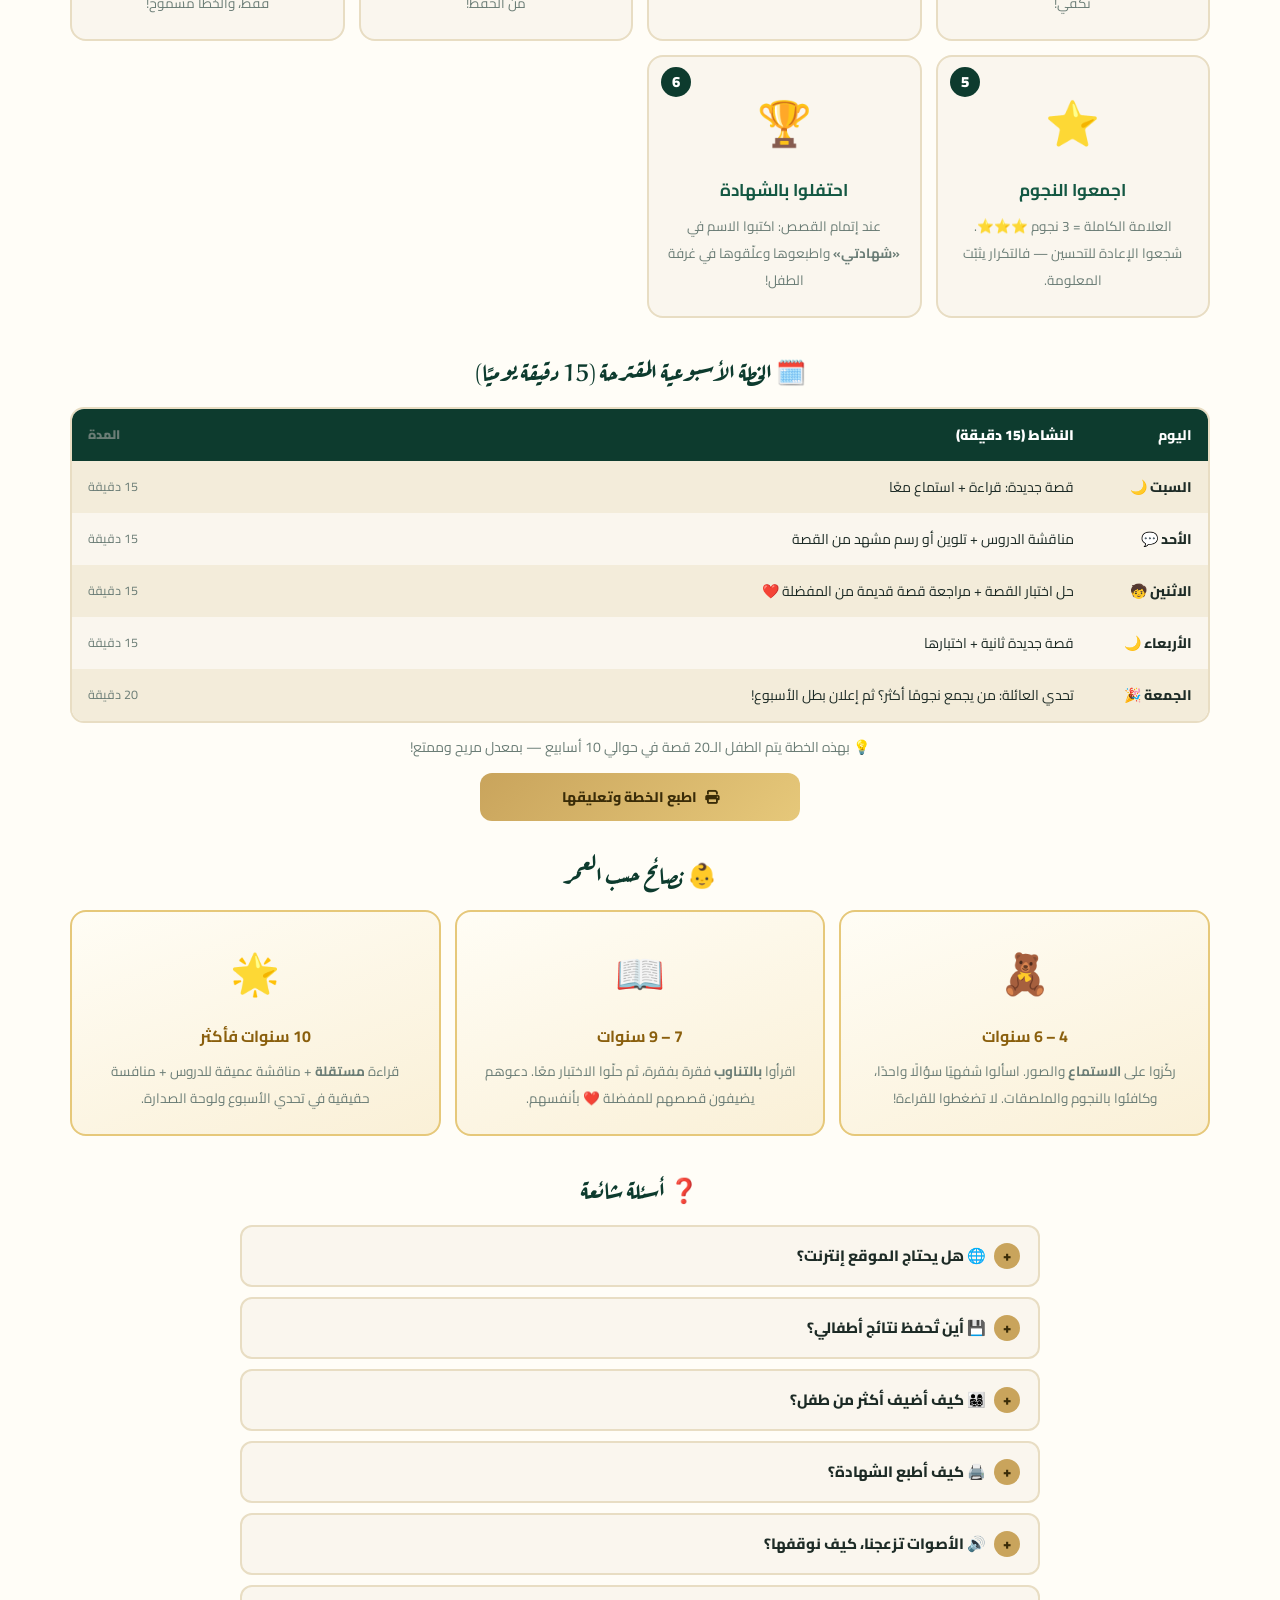
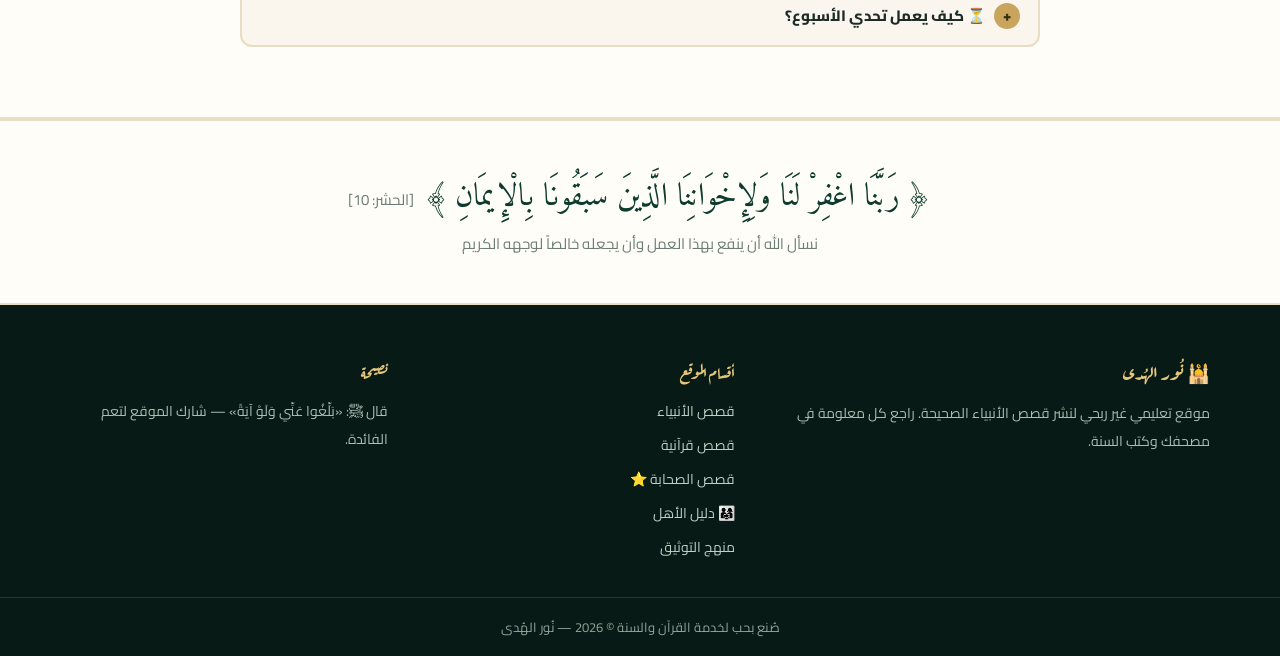
<file: nour-alhuda.html>
<!DOCTYPE html>
<html lang="ar" dir="rtl">
<head>
<meta charset="UTF-8">
<meta name="viewport" content="width=device-width, initial-scale=1.0">
<title>نور الهدى | قصص الأنبياء والصحابة والقصص القرآنية بالمصادر الصحيحة</title>
<meta name="description" content="موقع إسلامي احترافي يجمع قصص الأنبياء والصحابة والقصص القرآنية بمصادر صحيحة موثوقة مع استماع صوتي ومشاركة وطباعة.">
<link rel="preconnect" href="https://fonts.googleapis.com">
<link rel="preconnect" href="https://fonts.gstatic.com" crossorigin>
<link href="https://fonts.googleapis.com/css2?family=Amiri:ital,wght@0,400;0,700;1,400&family=Amiri+Quran&family=Aref+Ruqaa:wght@400;700&family=Cairo:wght@400;600;700;800;900&family=Reem+Kufi:wght@400;500;600;700&family=Scheherazade+New:wght@400;700&display=swap" rel="stylesheet">
<link rel="stylesheet" href="https://cdnjs.cloudflare.com/ajax/libs/font-awesome/6.5.1/css/all.min.css">
<style>
:root{
  --emerald:#0d3b2e; --emerald-2:#145843; --dark:#081a15;
  --gold:#c9a45c; --gold-2:#e6c87a; --cream:#faf6ee; --paper:#fffdf7;
  --ink:#1d2b26; --muted:#6b7d76; --line:#e8ddc3;
  --radius:18px; --shadow:0 20px 50px rgba(13,59,46,.14);
}
*{margin:0;padding:0;box-sizing:border-box}
html{scroll-behavior:smooth}
body{
  font-family:'Cairo',sans-serif; background:var(--cream); color:var(--ink);
  line-height:2; overflow-x:hidden;
}
body.dark{background:#0b1512;color:#e9e2d0;--paper:#12211b;--line:#2a3d34;--ink:#e9e2d0;--muted:#a9b8ad}
.container{max-width:1180px;margin:auto;padding:0 20px}
h1,h2,h3{line-height:1.8}
.ruqaa,.ruqaa-title{font-family:'Aref Ruqaa',serif}
.aya,.hadith,.basmala,.loader-ornament{font-family:'Amiri Quran','Amiri',serif}

/* Loader */
#loader{position:fixed;inset:0;background:var(--emerald);z-index:9999;display:flex;align-items:center;justify-content:center;transition:opacity .6s,visibility .6s}
#loader.hide{opacity:0;visibility:hidden}
.loader-inner{text-align:center;color:#fff}
.loader-ornament{font-size:64px;color:var(--gold-2)}
.loader-text{font-family:'Amiri',serif;font-size:26px;margin:8px 0 18px}
.loader-bar{width:220px;height:4px;background:rgba(255,255,255,.2);border-radius:99px;margin:auto;overflow:hidden}
.loader-bar span{display:block;width:40%;height:100%;background:var(--gold-2);border-radius:99px;animation:load 1.1s infinite ease-in-out}
@keyframes load{0%{transform:translateX(220%)}100%{transform:translateX(-260%)}}

/* Navbar */
#navbar{position:sticky;top:0;z-index:100;background:rgba(250,246,238,.92);backdrop-filter:blur(12px);border-bottom:2px solid var(--line)}
body.dark #navbar{background:rgba(11,21,18,.92)}
.nav-wrap{display:flex;align-items:center;justify-content:space-between;height:74px}
.logo{display:flex;align-items:center;gap:12px;text-decoration:none;color:inherit}
.logo-icon{width:48px;height:48px;border-radius:14px;background:linear-gradient(135deg,var(--emerald),var(--emerald-2));color:var(--gold-2);display:grid;place-items:center;font-size:24px;box-shadow:var(--shadow)}
.logo-text strong{display:block;font-family:'Aref Ruqaa',serif;font-size:22px;color:var(--emerald)}
body.dark .logo-text strong{color:var(--gold-2)}
.logo-text small{color:var(--muted);font-size:12px}
.nav-links{display:flex;gap:26px}
.nav-links a{text-decoration:none;color:inherit;font-weight:700;font-size:15px;position:relative}
.nav-links a.active,.nav-links a:hover{color:var(--emerald-2)}
body.dark .nav-links a.active{color:var(--gold-2)}
.nav-actions{display:flex;gap:10px}
.nav-actions button{width:42px;height:42px;border-radius:12px;border:1px solid var(--line);background:var(--paper);cursor:pointer;font-size:17px;color:inherit}
#menuBtn{display:none}

/* Hero */
.hero{position:relative;background:radial-gradient(1000px 500px at 80% -10%,#1a6b52 0%,transparent 60%),linear-gradient(160deg,var(--dark) 0%,var(--emerald) 60%,#0a2e24 100%);color:#fff;overflow:hidden}
.pattern-overlay{position:absolute;inset:0;opacity:.12;background-image:url("data:image/svg+xml,%3Csvg width='80' height='80' viewBox='0 0 80 80' xmlns='http://www.w3.org/2000/svg'%3E%3Cpath d='M40 0l10 30 30 10-30 10-10 30-10-30-30-10 30-10z' fill='none' stroke='%23e6c87a' stroke-width='1.5'/%3E%3C/svg%3E")}
.hero-grid{position:relative;display:grid;grid-template-columns:1.3fr .8fr;gap:40px;padding:70px 20px 130px;align-items:center}
.basmala{font-size:28px;color:var(--gold-2);margin-bottom:10px}
.hero-text h1{font-family:'Aref Ruqaa',serif;font-size:clamp(34px,5vw,58px);font-weight:700}
.hero-text h1 .ruqaa{color:var(--gold-2)}
.hero-desc{color:#d8e6dd;margin:16px 0;font-size:17px;max-width:640px}
.hero-desc strong{color:var(--gold-2)}
.hero-quran{background:rgba(255,255,255,.08);border:1px solid rgba(230,200,122,.4);border-radius:14px;padding:14px 18px;display:flex;gap:12px;align-items:center;margin-bottom:22px}
.hero-quran p{font-family:'Amiri',serif;font-size:21px}
.hero-quran span{color:var(--gold-2);font-size:15px}
.hero-quran i{color:var(--gold-2)}
.hero-btns{display:flex;gap:12px;flex-wrap:wrap}
.btn{display:inline-flex;align-items:center;gap:8px;padding:13px 26px;border-radius:99px;text-decoration:none;font-weight:800;font-size:15px;transition:.25s;border:2px solid transparent}
.btn-gold{background:linear-gradient(135deg,var(--gold),var(--gold-2));color:#3a2c08}
.btn-gold:hover{transform:translateY(-2px);box-shadow:0 12px 25px rgba(201,164,92,.4)}
.btn-outline{border-color:rgba(255,255,255,.4);color:#fff}
.btn-outline:hover{background:rgba(255,255,255,.12)}
.hero-stats{display:flex;gap:28px;margin-top:26px}
.hero-stats strong{display:block;font-size:30px;color:var(--gold-2)}
.hero-stats span{font-size:13px;color:#cfe0d6}
.hero-card .ornament-frame{background:var(--paper);color:var(--ink);border-radius:22px;padding:30px 26px;text-align:center;border:3px double var(--gold);box-shadow:var(--shadow);position:relative}
.frame-head{font-family:'Reem Kufi',sans-serif;color:var(--emerald-2);font-weight:700;letter-spacing:.5px}
body.dark .frame-head{color:var(--gold-2)}
.hadith{font-size:26px;margin:8px 0 2px}
.aya{font-size:24px;margin:8px 0 2px;color:var(--emerald)}
body.dark .aya{color:var(--gold-2)}
.ornament-frame small{color:var(--muted)}
.divider{color:var(--gold);margin:14px 0}
.hero-wave{position:absolute;bottom:-1px;left:0;right:0}
.hero-wave svg{width:100%;height:70px;fill:var(--cream)}
body.dark .hero-wave svg{fill:#0b1512}

/* Sections */
.section{padding:70px 0}
.section-head{text-align:center;max-width:720px;margin:0 auto 36px}
.kicker{display:inline-block;background:#eef3ec;border:1px solid var(--line);color:var(--emerald-2);padding:6px 18px;border-radius:99px;font-weight:800;font-size:13px;margin-bottom:12px}
body.dark .kicker{background:#14231d;color:var(--gold-2)}
.ruqaa-title{font-size:clamp(28px,4vw,42px);color:var(--emerald)}
body.dark .ruqaa-title{color:var(--gold-2)}
.section-head p{color:var(--muted)}

/* Toolbar */
.toolbar{display:flex;flex-direction:column;gap:14px;margin-bottom:28px}
.search-box{display:flex;align-items:center;gap:10px;background:var(--paper);border:2px solid var(--line);border-radius:99px;padding:12px 20px}
.search-box input{border:none;outline:none;background:transparent;flex:1;font-family:inherit;font-size:16px;color:inherit}
.search-box i{color:var(--gold)}
.filters{display:flex;gap:10px;flex-wrap:wrap;justify-content:center}
.filter-btn{border:2px solid var(--line);background:var(--paper);color:inherit;padding:9px 22px;border-radius:99px;font-family:inherit;font-weight:800;cursor:pointer;transition:.2s;font-size:14px}
.filter-btn.active,.filter-btn:hover{background:var(--emerald);color:#fff;border-color:var(--emerald)}

/* Cards */
.stories-grid{display:grid;grid-template-columns:repeat(auto-fill,minmax(300px,1fr));gap:22px}
.story-card{background:var(--paper);border:1px solid var(--line);border-radius:var(--radius);overflow:hidden;box-shadow:0 8px 25px rgba(0,0,0,.06);transition:.3s;cursor:pointer;display:flex;flex-direction:column}
.story-card:hover{transform:translateY(-6px);box-shadow:var(--shadow);border-color:var(--gold)}
.card-top{height:150px;display:flex;align-items:center;justify-content:center;position:relative;color:#fff;overflow:hidden}
.card-top::after{content:'';position:absolute;inset:0;background-image:url("data:image/svg+xml,%3Csvg width='60' height='60' viewBox='0 0 60 60' xmlns='http://www.w3.org/2000/svg'%3E%3Cpath d='M30 5l7 18 18 7-18 7-7 18-7-18-18-7 18-7z' fill='none' stroke='rgba(255,255,255,.35)'/%3E%3C/svg%3E")}
.card-icon{font-size:52px;position:relative;z-index:1;filter:drop-shadow(0 6px 12px rgba(0,0,0,.3))}
.card-cat{position:absolute;top:12px;right:12px;background:rgba(0,0,0,.35);backdrop-filter:blur(6px);padding:4px 14px;border-radius:99px;font-size:12px;font-weight:800;z-index:2}
.card-body{padding:20px 20px 22px;flex:1;display:flex;flex-direction:column}
.card-body h3{font-family:'Aref Ruqaa',serif;font-size:22px;color:var(--emerald);margin-bottom:6px}
body.dark .card-body h3{color:var(--gold-2)}
.card-refs{font-size:13px;color:var(--muted);margin-bottom:10px}
.card-refs i{color:var(--gold)}
.card-desc{font-size:14.5px;color:var(--muted);flex:1}
.card-foot{display:flex;justify-content:space-between;align-items:center;margin-top:14px;padding-top:14px;border-top:1px dashed var(--line)}
.card-foot span{font-size:13px;font-weight:800;color:var(--emerald-2)}
body.dark .card-foot span{color:var(--gold-2)}
.read-btn{background:linear-gradient(135deg,var(--emerald),var(--emerald-2));color:#fff;border:none;padding:8px 20px;border-radius:99px;font-family:inherit;font-weight:800;cursor:pointer;font-size:13px}
.no-results{text-align:center;color:var(--muted);padding:40px;font-size:18px}

/* Methodology */
.methodology{background:linear-gradient(160deg,var(--dark),var(--emerald));color:#fff;position:relative;overflow:hidden}
.methodology::before{content:'۞';position:absolute;font-size:420px;opacity:.05;left:-40px;top:-60px;font-family:'Amiri',serif}
.section-head.light .ruqaa-title{color:var(--gold-2)}
.section-head.light p{color:#cfe0d6}
.method-grid{display:grid;grid-template-columns:repeat(auto-fit,minmax(240px,1fr));gap:18px;position:relative}
.method-card{background:rgba(255,255,255,.07);border:1px solid rgba(230,200,122,.3);border-radius:18px;padding:26px 22px;position:relative}
.method-card:hover{background:rgba(255,255,255,.11)}
.m-num{position:absolute;top:14px;left:18px;font-size:44px;font-weight:900;color:rgba(230,200,122,.25);font-family:'Cairo'}
.method-card h3{color:var(--gold-2);font-size:18px;margin-bottom:8px}
.method-card h3 i{margin-left:6px}
.method-card p{font-size:14.5px;color:#e2ece6}

/* Sources */
.sources-grid{display:grid;grid-template-columns:repeat(auto-fit,minmax(170px,1fr));gap:14px;margin-bottom:22px}
.source-card{background:var(--paper);border:1px solid var(--line);border-radius:16px;padding:22px 14px;text-align:center;transition:.25s}
.source-card:hover{border-color:var(--gold);transform:translateY(-3px)}
.source-card i{font-size:30px;color:var(--emerald-2)}
body.dark .source-card i{color:var(--gold-2)}
.source-card h3{font-size:16px;margin:8px 0 2px}
.source-card p{font-size:12.5px;color:var(--muted)}
.alert-box{display:flex;gap:12px;background:#fff8e6;border:2px solid #e6c87a;border-radius:16px;padding:18px 20px;font-size:14.5px}
body.dark .alert-box{background:#201c0e;color:#f0e3bd}
.alert-box i{color:#b78a1e;font-size:22px;margin-top:4px}

/* دليل الأهل 👨‍👩‍👧 */
.guide-section{background:var(--paper);border-top:2px solid var(--line);border-bottom:2px solid var(--line)}
.guide-h{font-family:'Aref Ruqaa',serif;font-size:24px;color:var(--emerald);margin:30px 0 16px;text-align:center}
body.dark .guide-h{color:var(--gold-2)}
.steps-grid{display:grid;grid-template-columns:repeat(auto-fit,minmax(240px,1fr));gap:14px}
.step-card{background:var(--cream);border:2px solid var(--line);border-radius:16px;padding:22px 18px;text-align:center;position:relative;transition:.25s}
body.dark .step-card{background:#14231d}
.step-card:hover{border-color:var(--gold);transform:translateY(-4px);box-shadow:var(--shadow)}
.step-num{position:absolute;top:10px;left:12px;width:30px;height:30px;border-radius:50%;background:var(--emerald);color:#fff;font-weight:900;font-size:15px;display:flex;align-items:center;justify-content:center}
.step-emoji{font-size:44px;margin-bottom:6px}
.step-card h4{font-size:17px;margin-bottom:6px;color:var(--emerald-2)}
body.dark .step-card h4{color:var(--gold-2)}
.step-card p{font-size:13.5px;color:var(--muted)}
.plan-table{border:2px solid var(--line);border-radius:14px;overflow:hidden;margin-bottom:10px}
.plan-row{display:grid;grid-template-columns:110px 1fr 90px;gap:8px;padding:12px 16px;font-size:14px;align-items:center;background:var(--cream)}
body.dark .plan-row{background:#14231d}
.plan-row:nth-child(even){background:#f3ecda}
body.dark .plan-row:nth-child(even){background:#182920}
.plan-row.plan-head{background:var(--emerald);color:#fff;font-weight:900}
.plan-row span:first-child{font-weight:800}
.plan-row span:last-child{color:var(--muted);font-size:12.5px;text-align:left}
.plan-note{text-align:center;color:var(--muted);font-size:14px;margin-bottom:12px}
.guide-actions{display:flex;justify-content:center;margin-bottom:6px}
.guide-actions .action-btn{flex:0 1 320px}
.ages-grid{display:grid;grid-template-columns:repeat(auto-fit,minmax(220px,1fr));gap:14px}
.age-card{background:linear-gradient(160deg,#fffdf5,#faf0d7);border:2px solid #e6c87a;border-radius:16px;padding:22px 18px;text-align:center}
body.dark .age-card{background:linear-gradient(160deg,#1a241e,#24200f)}
.age-emoji{font-size:40px}
.age-card h4{color:#8a5f0d;margin:6px 0}
body.dark .age-card h4{color:var(--gold-2)}
.age-card p{font-size:13.5px;color:var(--muted)}
.faq-list{display:flex;flex-direction:column;gap:10px;max-width:800px;margin:auto}
.faq-item{background:var(--cream);border:2px solid var(--line);border-radius:12px;overflow:hidden}
body.dark .faq-item{background:#14231d}
.faq-item summary{cursor:pointer;padding:14px 18px;font-weight:800;font-size:15px;list-style:none;display:flex;align-items:center;gap:8px}
.faq-item summary::-webkit-details-marker{display:none}
.faq-item summary::before{content:'+';width:26px;height:26px;border-radius:50%;background:var(--gold);color:#3a2c08;font-weight:900;display:inline-flex;align-items:center;justify-content:center;flex-shrink:0}
.faq-item[open] summary::before{content:'−'}
.faq-item p{padding:0 18px 16px;font-size:14px;color:var(--muted)}
@media(max-width:600px){.plan-row{grid-template-columns:90px 1fr;font-size:13px}.plan-row span:last-child{display:none}}

/* Dua */
.dua-section{background:var(--paper);border-top:2px solid var(--line);border-bottom:2px solid var(--line);text-align:center;padding:44px 20px}
.dua{font-family:'Amiri',serif;font-size:clamp(22px,3.5vw,32px);color:var(--emerald)}
body.dark .dua{color:var(--gold-2)}
.dua span{font-family:'Cairo';font-size:15px;color:var(--muted)}
.dua-sub{color:var(--muted);font-size:15px}

/* Footer */
footer{background:var(--dark);color:#d5e2d9;padding:50px 0 0}
.footer-grid{display:grid;grid-template-columns:1.4fr 1fr 1fr;gap:30px;padding-bottom:30px}
footer h3,footer h4{color:var(--gold-2);margin-bottom:10px;font-family:'Aref Ruqaa',serif}
footer a{display:block;color:#bcd0c5;text-decoration:none;font-size:14px;margin-bottom:6px}
footer a:hover{color:var(--gold-2)}
footer p{font-size:14px;color:#a9bfb3}
.footer-bottom{text-align:center;border-top:1px solid rgba(255,255,255,.12);padding:16px;font-size:13px;color:#8fa69a}

/* Modal */
.modal{position:fixed;inset:0;background:rgba(6,20,16,.7);backdrop-filter:blur(6px);z-index:500;display:none;align-items:flex-start;justify-content:center;padding:30px 16px;overflow-y:auto}
.modal.open{display:flex}
.modal-content{background:var(--cream);color:var(--ink);max-width:820px;width:100%;border-radius:24px;overflow:hidden;position:relative;animation:pop .35s ease;border:3px double var(--gold)}
body.dark .modal-content{background:#101e18}
@keyframes pop{from{transform:translateY(30px) scale(.98);opacity:0}}
.modal-close{position:absolute;top:14px;left:14px;width:40px;height:40px;border-radius:50%;border:none;background:rgba(0,0,0,.4);color:#fff;font-size:18px;cursor:pointer;z-index:3}
.modal-hero{background:linear-gradient(135deg,var(--emerald),#1a6b52);color:#fff;padding:44px 30px 26px;text-align:center;position:relative;overflow:hidden}
.modal-hero::before{content:'❖';position:absolute;font-size:200px;opacity:.08;top:-30px;right:20px}
.modal-cat{background:var(--gold);color:#3a2c08;font-size:12px;font-weight:900;padding:5px 18px;border-radius:99px}
.modal-hero h2{font-family:'Aref Ruqaa',serif;font-size:34px;margin:10px 0 4px}
.modal-hero p{color:#e8dcc0;font-size:14px}
.modal-body{padding:22px 26px 30px}
.modal-tabs{display:flex;gap:8px;flex-wrap:wrap;margin-bottom:18px}
.tab-btn{flex:1;min-width:120px;border:2px solid var(--line);background:var(--paper);color:inherit;border-radius:12px;padding:10px;font-family:inherit;font-weight:800;cursor:pointer;font-size:14px}
.tab-btn.active{background:var(--emerald);color:#fff;border-color:var(--emerald)}
.tab-pane{display:none;animation:pop .3s}
.tab-pane.active{display:block}
.tab-pane p{margin-bottom:12px;font-size:16px}
.verse-box{background:#eef7f0;border:1px solid #bcd8c2;border-radius:14px;padding:14px 18px;margin-bottom:12px}
body.dark .verse-box{background:#15271f}
.verse-box .ar{font-family:'Amiri',serif;font-size:22px;color:var(--emerald)}
body.dark .verse-box .ar{color:var(--gold-2)}
.verse-box .ref{font-size:13px;color:var(--muted);font-weight:800}
.lesson-item{display:flex;gap:10px;background:var(--paper);border:1px solid var(--line);border-radius:12px;padding:12px 16px;margin-bottom:10px;font-size:15px}
.lesson-item i{color:var(--gold);margin-top:8px}
.source-list{list-style:none}
.source-list li{background:var(--paper);border:1px solid var(--line);border-radius:10px;padding:10px 16px;margin-bottom:8px;font-size:14px}
.source-list i{color:var(--emerald-2);margin-left:6px}

#backTop{position:fixed;bottom:24px;left:24px;width:48px;height:48px;border-radius:50%;border:none;background:linear-gradient(135deg,var(--gold),var(--gold-2));color:#3a2c08;font-size:18px;cursor:pointer;display:none;box-shadow:var(--shadow);z-index:200}
#backTop.show{display:block}

/* أزرار الصوت والمشاركة والطباعة */
.modal-actions{display:flex;gap:10px;flex-wrap:wrap;margin-bottom:16px}
.action-btn{flex:1;min-width:130px;border:none;border-radius:12px;padding:11px 14px;font-family:inherit;font-weight:800;font-size:14px;cursor:pointer;display:inline-flex;align-items:center;justify-content:center;gap:8px;transition:.2s}
.action-btn.audio{background:linear-gradient(135deg,#6d28a8,#a05cd4);color:#fff}
.action-btn.audio.playing{background:linear-gradient(135deg,#a81515,#e05252);animation:pulse 1.4s infinite}
@keyframes pulse{0%,100%{transform:scale(1)}50%{transform:scale(1.03)}}
.action-btn.share{background:linear-gradient(135deg,var(--emerald),var(--emerald-2));color:#fff}
.action-btn.print{background:linear-gradient(135deg,var(--gold),var(--gold-2));color:#3a2c08}
.action-btn:hover{transform:translateY(-2px);box-shadow:0 8px 18px rgba(0,0,0,.18)}
.share-wrap{flex:1;min-width:130px;position:relative;display:flex}
.share-wrap .action-btn{width:100%}
.share-box{position:absolute;top:110%;right:0;left:0;background:var(--paper);border:2px solid var(--gold);border-radius:14px;overflow:hidden;display:none;z-index:10;box-shadow:var(--shadow)}
.share-box.show{display:block}
.share-box button{display:flex;align-items:center;gap:8px;width:100%;border:none;background:transparent;padding:11px 14px;font-family:inherit;font-size:14px;font-weight:700;color:inherit;cursor:pointer;text-align:right}
.share-box button:hover{background:#f3ead0}
body.dark .share-box button:hover{background:#1e2f27}
.share-box button i{width:20px;color:var(--emerald-2)}
body.dark .share-box button i{color:var(--gold-2)}

/* المفضلة */
.fav-count{background:var(--gold);color:#3a2c08;font-size:11px;font-weight:900;min-width:20px;height:20px;border-radius:99px;display:inline-flex;align-items:center;justify-content:center;padding:0 6px}
.filter-btn.fav-filter.active{background:#b01e4a;border-color:#b01e4a}
.card-fav{position:absolute;top:10px;left:10px;width:38px;height:38px;border-radius:50%;border:none;background:rgba(0,0,0,.35);backdrop-filter:blur(6px);font-size:18px;cursor:pointer;z-index:2;transition:.2s;line-height:1}
.card-fav:hover{transform:scale(1.15)}
.card-fav.active{background:#fff;box-shadow:0 4px 12px rgba(176,30,74,.4)}
.card-stars{position:absolute;bottom:10px;right:12px;background:rgba(0,0,0,.45);backdrop-filter:blur(6px);padding:3px 12px;border-radius:99px;font-size:12px;z-index:2;letter-spacing:1px}
.action-btn.fav{background:#fff;border:2px solid #e8a0b6;color:#b01e4a}
.action-btn.fav.active{background:#b01e4a;color:#fff;border-color:#b01e4a}

/* اختبار الأطفال */
.quiz-tab{border-color:#c9a0e8 !important}
.quiz-tab.active{background:#6d28a8 !important;border-color:#6d28a8 !important}
.quiz-head{background:linear-gradient(135deg,#6d28a8,#a05cd4);color:#fff;border-radius:14px;padding:16px 18px;margin-bottom:16px;text-align:center;font-weight:900;font-size:18px}
.quiz-head small{display:block;font-weight:600;font-size:13px;opacity:.9}
.quiz-best{background:rgba(255,255,255,.2);border-radius:99px;display:inline-block;padding:4px 16px;margin-top:8px;font-size:13px}
.quiz-q{background:var(--paper);border:2px solid var(--line);border-radius:14px;padding:16px;margin-bottom:12px}
.quiz-qtitle{font-weight:800;font-size:16px;margin-bottom:10px}
.quiz-opts{display:flex;flex-direction:column;gap:8px}
.quiz-opt{border:2px solid var(--line);background:transparent;color:inherit;border-radius:10px;padding:10px 14px;font-family:inherit;font-size:14.5px;font-weight:700;cursor:pointer;text-align:right;transition:.15s}
.quiz-opt:hover:not(:disabled){border-color:#6d28a8;background:#f3eafd}
body.dark .quiz-opt:hover:not(:disabled){background:#1d2b25}
.quiz-opt.picked{border-color:#6d28a8;background:#6d28a8;color:#fff}
.quiz-opt.correct{border-color:#1a9e54 !important;background:#1a9e54 !important;color:#fff}
.quiz-opt.wrong{border-color:#d33 !important;background:#d33 !important;color:#fff}
.quiz-opt:disabled{cursor:default;opacity:.95}
.quiz-feedback{font-size:13.5px;font-weight:700;margin-top:8px;min-height:22px}
.quiz-feedback.good{color:#1a9e54}
.quiz-feedback.bad{color:#d33}
.quiz-feedback.info{color:#6d28a8}
.quiz-submit{width:100%;border:none;border-radius:14px;padding:14px;font-family:inherit;font-weight:900;font-size:16px;cursor:pointer;background:linear-gradient(135deg,var(--gold),var(--gold-2));color:#3a2c08;margin-top:6px}
.quiz-submit:hover{transform:translateY(-2px)}
.quiz-result{text-align:center;margin-top:16px}
.score-circle{width:110px;height:110px;border-radius:50%;background:linear-gradient(135deg,var(--emerald),#1a9e54);color:#fff;font-size:28px;font-weight:900;display:flex;align-items:center;justify-content:center;margin:0 auto 10px;border:4px solid var(--gold)}
.score-msg{font-weight:800;font-size:16px;margin-bottom:12px}
.quiz-retry{border:2px solid var(--emerald);background:transparent;color:inherit;border-radius:99px;padding:10px 26px;font-family:inherit;font-weight:800;cursor:pointer}
.quiz-retry:hover{background:var(--emerald);color:#fff}

/* بانر الشهادة */
.cert-link{color:#b01e4a !important;font-weight:900 !important}
.cert-banner{margin-top:26px;background:linear-gradient(135deg,#0d3b2e,#1a6b52);border:2px solid var(--gold);border-radius:18px;padding:22px 24px;display:flex;align-items:center;gap:18px;flex-wrap:wrap;color:#fff}
.cert-banner-text{flex:1;min-width:220px}
.cert-banner-text strong{display:block;font-size:19px;color:var(--gold-2)}
.cert-banner-text span{font-size:14px;color:#d8e6dd}
.cert-bar{flex:1;min-width:160px;height:12px;background:rgba(255,255,255,.2);border-radius:99px;overflow:hidden}
.cert-bar span{display:block;height:100%;width:0;background:linear-gradient(90deg,var(--gold),var(--gold-2));border-radius:99px;transition:width .6s}
.cert-banner .btn{flex-shrink:0}

/* تحدي الأسبوع ⏳ */
.weekly-banner{margin-top:16px;background:linear-gradient(135deg,#2b1d4d,#5b2b8a);border:2px solid #c9a0e8;border-radius:18px;padding:22px 24px;color:#fff}
.weekly-head{display:flex;justify-content:space-between;align-items:center;gap:12px;flex-wrap:wrap}
.weekly-head strong{font-size:19px;color:#ffe9a8}
.weekly-timer{background:rgba(0,0,0,.35);border:1px solid rgba(255,233,168,.5);padding:6px 18px;border-radius:99px;font-size:14px;font-weight:800;color:#ffe9a8}
.weekly-sub{font-size:13.5px;color:#d9cdf3;margin:8px 0 14px}
.weekly-board{display:flex;flex-direction:column;gap:10px}
.weekly-row{display:flex;align-items:center;gap:12px;background:rgba(255,255,255,.08);border-radius:12px;padding:10px 14px}
.weekly-row.done{background:rgba(255,215,0,.15);border:1px solid #e6c87a}
.weekly-name{font-weight:800;font-size:15px;min-width:110px}
.weekly-pbar{flex:1;height:12px;background:rgba(255,255,255,.18);border-radius:99px;overflow:hidden}
.weekly-pbar span{display:block;height:100%;width:0;background:linear-gradient(90deg,#e6c87a,#ffe9a8);border-radius:99px;transition:width .6s}
.weekly-num{font-size:13px;font-weight:800;color:#ffe9a8;white-space:nowrap}
.weekly-winner{margin-top:14px;background:linear-gradient(135deg,#b8862f,#ffe9a8);color:#3a2c08;border-radius:14px;padding:14px 18px;text-align:center;font-size:16px;font-weight:800;animation:pop .4s}

/* المسابقة العائلية */
.family-section{background:var(--paper);border:2px dashed var(--gold);border-radius:14px;padding:16px;margin-bottom:16px}
.family-title{font-weight:900;font-size:16px;margin-bottom:10px;text-align:center}
.kid-chips{display:flex;gap:8px;flex-wrap:wrap;justify-content:center;margin-bottom:10px}
.kid-chip{border:2px solid var(--line);background:transparent;color:inherit;border-radius:99px;padding:8px 16px;font-family:inherit;font-weight:800;font-size:14px;cursor:pointer;display:inline-flex;align-items:center;gap:6px;transition:.15s}
.kid-chip small{background:#eee;border-radius:99px;padding:1px 8px;font-size:11px}
body.dark .kid-chip small{background:#1e2f27}
.kid-chip.active{background:linear-gradient(135deg,var(--emerald),var(--emerald-2));color:#fff;border-color:var(--emerald)}
.kid-chip.active small{background:rgba(255,255,255,.25)}
.kid-x{background:rgba(0,0,0,.15);border-radius:50%;width:20px;height:20px;display:inline-flex;align-items:center;justify-content:center;font-size:14px;line-height:1}
.kid-x:hover{background:#d33;color:#fff}
.add-kid-row{display:flex;gap:8px;flex-wrap:wrap;margin-bottom:12px}
.kid-add-input{flex:1;min-width:150px;border:2px solid var(--line);border-radius:10px;padding:9px 14px;font-family:inherit;font-size:14px;background:transparent;color:inherit;outline:none}
.kid-add-input:focus{border-color:var(--gold)}
.kid-add-btn{border:none;border-radius:10px;padding:9px 18px;background:linear-gradient(135deg,var(--gold),var(--gold-2));color:#3a2c08;font-family:inherit;font-weight:900;font-size:14px;cursor:pointer}
.sound-toggle{border:2px solid var(--line);border-radius:10px;padding:9px 16px;background:transparent;color:inherit;font-family:inherit;font-weight:800;font-size:13px;cursor:pointer}
.sound-toggle.on{border-color:#1a9e54}
.leaderboard{background:rgba(0,0,0,.04);border-radius:12px;padding:12px 14px}
body.dark .leaderboard{background:rgba(255,255,255,.05)}
.lb-title{font-weight:900;font-size:14px;margin-bottom:8px;text-align:center;color:var(--emerald-2)}
body.dark .lb-title{color:var(--gold-2)}
.lb-row{display:flex;justify-content:space-between;align-items:center;padding:7px 12px;border-radius:8px;font-size:14px;font-weight:700;margin-bottom:4px;background:transparent}
.lb-row.me{background:linear-gradient(135deg,rgba(201,164,92,.25),rgba(201,164,92,.1));border:1px solid var(--gold)}
.lb-score{font-size:12.5px;color:var(--muted)}
.cert-modal-content{max-width:760px !important}
.cert-modal-head{background:linear-gradient(135deg,#3d2b0d,#b8862f);color:#fff;padding:44px 30px 22px;text-align:center}
.cert-modal-head h2{font-family:'Aref Ruqaa',serif;font-size:32px}
.cert-modal-head p{color:#f5e8c8;font-size:14px}
.cert-modal-body{padding:22px 26px 30px}
.kid-label{display:block;font-weight:800;margin-bottom:8px}
.kid-input{width:100%;border:2px solid var(--gold);border-radius:12px;padding:12px 16px;font-family:'Aref Ruqaa',serif;font-size:20px;text-align:center;outline:none;background:var(--paper);color:inherit;margin-bottom:16px}
.kid-input:focus{border-color:#b8862f;box-shadow:0 0 0 3px rgba(201,164,92,.25)}
.cert-stars-grid{display:grid;grid-template-columns:repeat(auto-fill,minmax(56px,1fr));gap:8px;margin-bottom:18px}
.cert-star-item{border:2px solid var(--line);background:var(--paper);color:inherit;border-radius:12px;padding:8px 4px;font-size:22px;cursor:pointer;display:flex;flex-direction:column;align-items:center;gap:2px;transition:.15s;font-family:inherit}
.cert-star-item small{font-size:10px;letter-spacing:1px}
.cert-star-item:hover{transform:scale(1.08);border-color:var(--gold)}
.cert-star-item.missing{opacity:.75;border-style:dashed}

/* ورقة الشهادة */
#certPaperWrap{display:flex;justify-content:center;margin-bottom:14px}
.cert-paper{width:100%;max-width:600px;background:#fffdf5;color:#1d2b26;border-radius:8px;padding:10px}
.cert-frame{border:4px double #b8862f;border-radius:8px;padding:30px 26px;text-align:center;position:relative;background-image:url("data:image/svg+xml,%3Csvg width='70' height='70' viewBox='0 0 70 70' xmlns='http://www.w3.org/2000/svg'%3E%3Cpath d='M35 5l8 22 22 8-22 8-8 22-8-22-22-8 22-8z' fill='none' stroke='%23e6c87a' stroke-width='1' opacity='.5'/%3E%3C/svg%3E")}
.cert-basmala{font-family:'Amiri Quran','Amiri',serif;font-size:22px;color:#0d3b2e}
.cert-orn{color:#b8862f;margin:4px 0}
.cert-title{font-family:'Aref Ruqaa',serif;font-size:34px;color:#0d3b2e;margin:4px 0}
.cert-sub{font-size:14px;color:#5a6b63}
.cert-name{font-family:'Aref Ruqaa',serif;font-size:38px;color:#b8862f;margin:10px 0;border-bottom:2px dashed #e6c87a;display:inline-block;padding:0 30px;min-width:200px}
.cert-level{background:linear-gradient(135deg,#0d3b2e,#1a6b52);color:#ffe9a8;font-weight:900;border-radius:99px;display:inline-block;padding:8px 28px;margin:10px 0;font-size:17px}
.cert-stats{display:flex;justify-content:center;gap:26px;margin:14px 0;flex-wrap:wrap}
.cert-stats strong{display:block;font-size:24px;color:#0d3b2e}
.cert-stats span{font-size:12px;color:#6b7d76}
.cert-foot{display:flex;justify-content:space-between;align-items:flex-end;margin-top:16px;font-size:13px;color:#5a6b63;gap:10px;flex-wrap:wrap}
.cert-sign{font-weight:800;color:#0d3b2e}
.cert-seal{position:absolute;top:14px;left:14px;font-size:44px;filter:drop-shadow(0 4px 6px rgba(0,0,0,.2))}
.cert-msg{background:#fff8e6;border:2px solid #e6c87a;border-radius:12px;padding:12px 16px;font-size:14.5px;margin-bottom:14px;color:#5a4a08;text-align:center}
body.dark .cert-msg{background:#201c0e;color:#f0e3bd}
body.dark .cert-paper,body.dark .cert-paper .cert-title,body.dark .cert-stats strong{color:#1d2b26}
.cert-actions{display:flex;gap:10px;flex-wrap:wrap}
.confetti{text-align:center;font-size:30px;animation:pop .4s;padding-top:14px}

/* طباعة الشهادة فقط */
@media print{
  body.printing-cert *{visibility:hidden !important}
  body.printing-cert #certPaper,body.printing-cert #certPaper *{visibility:visible !important}
  body.printing-cert #certModal{position:static !important;display:block !important;background:#fff !important;padding:0 !important;overflow:visible !important}
  body.printing-cert .cert-modal-content{border:none !important;box-shadow:none !important;max-width:100% !important}
  body.printing-cert .cert-paper{max-width:100% !important}
  body.printing-cert #certPaper{position:absolute;top:0;right:0;left:0;margin:auto}
}

/* الطباعة: اطبع القصة فقط بشكل نظيف */
@media print{
  body.printing-story *{visibility:hidden}
  body.printing-story #storyModal,body.printing-story #storyModal *{visibility:visible}
  body.printing-story #storyModal{position:static;background:#fff;display:block;padding:0;overflow:visible}
  body.printing-story .modal-content{border:none;box-shadow:none;max-width:100%}
  body.printing-story .modal-close,body.printing-story .modal-actions,body.printing-story .modal-tabs,body.printing-story #backTop,body.printing-story #navbar{display:none !important}
  body.printing-story .tab-pane{display:block !important}
  body.printing-story .modal-hero{background:#fff !important;color:#000;border-bottom:2px solid #000}
  body.printing-story .modal-hero p{color:#333}
}

/* طباعة الخطة الأسبوعية فقط */
@media print{
  body.printing-guide *{visibility:hidden !important}
  body.printing-guide #planWrap,body.printing-guide #planWrap *{visibility:visible !important}
  body.printing-guide #planWrap{position:absolute;top:0;right:0;left:0;margin:auto;background:#fff;padding:20px}
  body.printing-guide .guide-actions{display:none !important}
}

@media(max-width:860px){
  .hero-grid{grid-template-columns:1fr;padding:50px 20px 110px}
  .nav-links{position:fixed;top:74px;right:0;left:0;background:var(--paper);flex-direction:column;padding:20px;gap:14px;border-bottom:2px solid var(--line);display:none}
  .nav-links.open{display:flex}
  #menuBtn{display:block}
  .footer-grid{grid-template-columns:1fr}
}

</style>
<link rel="icon" href="data:image/svg+xml,<svg xmlns='http://www.w3.org/2000/svg' viewBox='0 0 100 100'><text y='.9em' font-size='90'>☪️</text></svg>">
</head>
<body>

<!-- شاشة التحميل -->
<div id="loader">
  <div class="loader-inner">
    <div class="loader-ornament">﷽</div>
    <div class="loader-text">بِسْمِ اللَّهِ الرَّحْمَٰنِ الرَّحِيمِ</div>
    <div class="loader-bar"><span></span></div>
  </div>
</div>

<!-- الشريط العلوي -->
<header id="navbar">
  <div class="container nav-wrap">
    <a href="#home" class="logo">
      <span class="logo-icon"><i class="fa-solid fa-mosque"></i></span>
      <span class="logo-text">
        <strong>نُور الهُدى</strong>
        <small>قصص الأنبياء والقرآن</small>
      </span>
    </a>
    <nav class="nav-links" id="navLinks">
      <a href="#home" class="active">الرئيسية</a>
      <a href="#stories">قصص الأنبياء</a>
      <a href="#quranic">قصص قرآنية</a>
      <a href="#stories" data-goto-sahaba>قصص الصحابة</a>
      <a href="#methodology">منهج التوثيق</a>
      <a href="#sources">المصادر</a>
      <a href="#guide">👨‍👩‍👧 دليل الأهل</a>
      <a href="#" id="certNavBtn" class="cert-link">🏆 شهادتي</a>
    </nav>
    <div class="nav-actions">
      <button id="themeToggle" title="الوضع الليلي"><i class="fa-solid fa-moon"></i></button>
      <button id="menuBtn" title="القائمة"><i class="fa-solid fa-bars"></i></button>
    </div>
  </div>
</header>

<!-- الواجهة الرئيسية -->
<section id="home" class="hero">
  <div class="pattern-overlay"></div>
  <div class="container hero-grid">
    <div class="hero-text">
      <div class="basmala">بِسْمِ اللَّهِ الرَّحْمَٰنِ الرَّحِيمِ</div>
      <h1><span class="ruqaa">قصصُ الأنبياء</span><br>مصابيحُ الهداية عبر الزمان</h1>
      <p class="hero-desc">
        رحلة إيمانية موثقة من آدم إلى محمد ﷺ، ومن أصحاب الكهف إلى أبي بكر وعمر —
        نرويها لك <strong>بالنص القرآني الصحيح</strong> وصحيح السنة وتفسير الأئمة،
        مع <strong>استماع صوتي ومشاركة وطباعة</strong>، بلغة جميلة وخطوط عربية أصيلة.
      </p>
      <div class="hero-quran">
        <i class="fa-solid fa-quote-right"></i>
        <p>﴿ نَحْنُ نَقُصُّ عَلَيْكَ أَحْسَنَ الْقَصَصِ ﴾ <span>[يوسف: 3]</span></p>
      </div>
      <div class="hero-btns">
        <a href="#stories" class="btn btn-gold"><i class="fa-solid fa-book-open"></i> ابدأ القراءة</a>
        <a href="#methodology" class="btn btn-outline"><i class="fa-solid fa-shield-halved"></i> منهجنا في التوثيق</a>
      </div>
      <div class="hero-stats">
        <div><strong data-count="20">20</strong><span>قصة موثقة</span></div>
        <div><strong data-count="25">25</strong><span>نبياً مذكوراً</span></div>
        <div><strong>100%</strong><span>مصادر صحيحة</span></div>
      </div>
    </div>
    <div class="hero-card">
      <div class="ornament-frame">
        <div class="frame-head">✦ حديث شريف ✦</div>
        <p class="hadith">«بَلِّغُوا عَنِّي وَلَوْ آيَةً»</p>
        <small>صحيح البخاري (3461)</small>
        <div class="divider">❖ ❖ ❖</div>
        <div class="frame-head">✦ آية كريمة ✦</div>
        <p class="aya">﴿ لَقَدْ كَانَ فِي قَصَصِهِمْ عِبْرَةٌ لِّأُولِي الْأَلْبَابِ ﴾</p>
        <small>[يوسف: 111]</small>
      </div>
    </div>
  </div>
  <div class="hero-wave">
    <svg viewBox="0 0 1440 90" preserveAspectRatio="none"><path d="M0,60 C360,120 1080,0 1440,60 L1440,90 L0,90 Z"></path></svg>
  </div>
</section>

<!-- البحث والتصنيف -->
<section id="stories" class="section">
  <div class="container">
    <div class="section-head">
      <span class="kicker">❖ مكتبة القصص ❖</span>
      <h2 class="ruqaa-title">قصص الأنبياء والصحابة والقصص القرآنية</h2>
      <p>اختر قصة لتقرأها أو تستمع إليها صوتياً، مع الآيات والدروس والمصادر — ويمكنك مشاركتها وطباعتها.</p>
    </div>

    <div class="toolbar">
      <div class="search-box">
        <i class="fa-solid fa-magnifying-glass"></i>
        <input type="text" id="searchInput" placeholder="ابحث عن نبي أو صحابي أو قصة... (مثال: عمر، يوسف، الكهف)">
      </div>
      <div class="filters" id="quranic">
        <button class="filter-btn active" data-filter="all">الكل</button>
        <button class="filter-btn" data-filter="prophets">قصص الأنبياء</button>
        <button class="filter-btn" data-filter="quranic">قصص قرآنية</button>
        <button class="filter-btn" data-filter="sahaba">قصص الصحابة ⭐ جديد</button>
        <button class="filter-btn" data-filter="seerah">السيرة</button>
        <button class="filter-btn fav-filter" data-filter="fav">❤️ مفضلتي <span id="favCount" class="fav-count">0</span></button>
      </div>
    </div>

    <div id="storiesGrid" class="stories-grid"></div>
    <div id="noResults" class="no-results" style="display:none">
      <i class="fa-solid fa-magnifying-glass"></i>
      <p>لا توجد نتائج مطابقة، جرّب كلمة أخرى.</p>
    </div>

    <!-- بانر الشهادة والتقدم -->
    <div id="certBanner" class="cert-banner">
      <div class="cert-banner-text">
        <strong>🏆 شهادة بطل قصص الأنبياء</strong>
        <span id="certProgressText">أكمل اختبارات القصص الـ20 واحصل على شهادتك باسمك!</span>
      </div>
      <div class="cert-bar"><span id="certBarFill"></span></div>
      <button class="btn btn-gold" id="certOpenBtn"><i class="fa-solid fa-award"></i> شهادتي وتقدمي</button>
    </div>

    <!-- تحدي الأسبوع ⏳ -->
    <div id="weeklyBanner" class="weekly-banner">
      <div class="weekly-head">
        <strong>⏳ تحدي الأسبوع: من يجمع 30 نجمة أولاً؟</strong>
        <span id="weeklyTimer" class="weekly-timer">⏳ جارٍ حساب الوقت...</span>
      </div>
      <p class="weekly-sub">من السبت إلى الجمعة — تُحتسب أفضل نتيجة لكل قصة خلال الأسبوع. أعيدوا الاختبارات وحسّنوا نجومكم!</p>
      <div id="weeklyBoard" class="weekly-board"></div>
      <div id="weeklyWinner" class="weekly-winner" style="display:none"></div>
    </div>
  </div>
</section>

<!-- منهج التوثيق -->
<section id="methodology" class="section methodology">
  <div class="container">
    <div class="section-head light">
      <span class="kicker">❖ الأمانة العلمية ❖</span>
      <h2 class="ruqaa-title">منهجنا في توثيق القصص</h2>
      <p>لا نروي الإسرائيليات الضعيفة، ولا القصص الشعبية بلا سند. نلتزم بهذا الترتيب:</p>
    </div>
    <div class="method-grid">
      <div class="method-card">
        <div class="m-num">1</div>
        <h3><i class="fa-solid fa-book-quran"></i> القرآن الكريم</h3>
        <p>المصدر الأول المعصوم. نذكر السورة ورقم الآية بدقة، ونعتمد النص العثماني، ولا نفسر إلا بقول الأئمة.</p>
      </div>
      <div class="method-card">
        <div class="m-num">2</div>
        <h3><i class="fa-solid fa-scroll"></i> صحيح السنة</h3>
        <p>صحيح البخاري وصحيح مسلم والسنن الصحيحة فقط، مع ذكر رقم الحديث. ونترك الضعيف والموضوع.</p>
      </div>
      <div class="method-card">
        <div class="m-num">3</div>
        <h3><i class="fa-solid fa-feather"></i> تفسير السلف</h3>
        <p>تفسير ابن كثير والطبري والقرطبي، وكتاب «البداية والنهاية» لابن كثير و«قصص الأنبياء» له.</p>
      </div>
      <div class="method-card">
        <div class="m-num">4</div>
        <h3><i class="fa-solid fa-triangle-exclamation"></i> التنبيه على الضعيف</h3>
        <p>إذا ذكرنا خبراً من الإسرائيليات للفائدة ننبه أنه «لا يصدق ولا يكذب» ولا يبنى عليه حكم.</p>
      </div>
    </div>
  </div>
</section>

<!-- المصادر -->
<section id="sources" class="section">
  <div class="container">
    <div class="section-head">
      <span class="kicker">❖ مراجعنا المعتمدة ❖</span>
      <h2 class="ruqaa-title">المصادر الصحيحة المعتمدة</h2>
    </div>
    <div class="sources-grid">
      <div class="source-card"><i class="fa-solid fa-book-quran"></i><h3>القرآن الكريم</h3><p>برواية حفص عن عاصم، المصحف العثماني</p></div>
      <div class="source-card"><i class="fa-solid fa-book"></i><h3>صحيح البخاري</h3><p>للإمام محمد بن إسماعيل البخاري (ت 256هـ)</p></div>
      <div class="source-card"><i class="fa-solid fa-book"></i><h3>صحيح مسلم</h3><p>للإمام مسلم بن الحجاج (ت 261هـ)</p></div>
      <div class="source-card"><i class="fa-solid fa-books"></i><h3>تفسير ابن كثير</h3><p>تفسير القرآن العظيم (ت 774هـ)</p></div>
      <div class="source-card"><i class="fa-solid fa-landmark"></i><h3>البداية والنهاية</h3><p>الحافظ ابن كثير — قسم قصص الأنبياء</p></div>
      <div class="source-card"><i class="fa-solid fa-mosque"></i><h3>تفسير الطبري</h3><p>جامع البيان (ت 310هـ) والقرطبي</p></div>
    </div>
    <div class="alert-box">
      <i class="fa-solid fa-circle-info"></i>
      <div>
        <strong>تنبيه منهجي:</strong> اعتمدنا في كل قصة على الآيات القرآنية الصريحة والأحاديث الصحيحة.
        وما ورد في كتب القصاص الشعبية من تفاصيل (كأسماء إخوة يوسف، أو عدد أهل الكهف، أو لون بقرة بني إسرائيل)
        مما لا دليل عليه، تركناه عمداً التزاماً بالأمانة.
      </div>
    </div>
  </div>
</section>

<!-- دليل الأهل 👨‍👩‍👧 -->
<section id="guide" class="section guide-section">
  <div class="container">
    <div class="section-head">
      <span class="kicker">❖ للأمهات والآباء والمعلمات ❖</span>
      <h2 class="ruqaa-title">دليل الأهل: كيف تستخدمون الموقع مع أطفالكم؟</h2>
      <p>خطة عملية بالخطوات المصورة: من أول قصة حتى شهادة البطل — في 15 دقيقة يوميًا فقط!</p>
    </div>

    <h3 class="guide-h">🚀 الرحلة في 6 خطوات</h3>
    <div class="steps-grid">
      <div class="step-card"><div class="step-num">1</div><div class="step-emoji">📚</div><h4>اختاروا قصة واحدة</h4><p>ابدأوا بقصة محببة: <strong>يوسف</strong> أو <strong>أصحاب الكهف</strong> أو <strong>بلال</strong>. قصة واحدة في الجلسة تكفي!</p></div>
      <div class="step-card"><div class="step-num">2</div><div class="step-emoji">🎧</div><h4>اقرأوا واستمعوا معًا</h4><p>اقرأوا القصة بصوت عالٍ، أو شغّلوا زر <strong>«استمع للقصة»</strong> واستمعوا معًا بتركيز.</p></div>
      <div class="step-card"><div class="step-num">3</div><div class="step-emoji">💬</div><h4>ناقشوا بثلاثة أسئلة</h4><p>اسألوا: <em>ماذا تعلمت؟ من بطلك في القصة؟ وماذا كنت ستفعل مكانه؟</em> المناقشة أهم من الحفظ!</p></div>
      <div class="step-card"><div class="step-num">4</div><div class="step-emoji">🧒</div><h4>حلّوا الاختبار</h4><p>افتحوا تبويب <strong>«اختبار الأطفال»</strong> ودعوا الطفل يجيب بنفسه — 3 أسئلة ممتعة فقط، والخطأ مسموح!</p></div>
      <div class="step-card"><div class="step-num">5</div><div class="step-emoji">⭐</div><h4>اجمعوا النجوم</h4><p>العلامة الكاملة = 3 نجوم ⭐⭐⭐. شجعوا الإعادة للتحسين — فالتكرار يثبّت المعلومة.</p></div>
      <div class="step-card"><div class="step-num">6</div><div class="step-emoji">🏆</div><h4>احتفلوا بالشهادة</h4><p>عند إتمام القصص: اكتبوا الاسم في <strong>«شهادتي»</strong> واطبعوها وعلّقوها في غرفة الطفل!</p></div>
    </div>

    <div id="planWrap">
      <h3 class="guide-h">🗓️ الخطة الأسبوعية المقترحة (15 دقيقة يوميًا)</h3>
      <div class="plan-table">
        <div class="plan-row plan-head"><span>اليوم</span><span>النشاط (15 دقيقة)</span><span>المدة</span></div>
        <div class="plan-row"><span>السبت 🌙</span><span>قصة جديدة: قراءة + استماع معًا</span><span>15 دقيقة</span></div>
        <div class="plan-row"><span>الأحد 💬</span><span>مناقشة الدروس + تلوين أو رسم مشهد من القصة</span><span>15 دقيقة</span></div>
        <div class="plan-row"><span>الاثنين 🧒</span><span>حل اختبار القصة + مراجعة قصة قديمة من المفضلة ❤️</span><span>15 دقيقة</span></div>
        <div class="plan-row"><span>الأربعاء 🌙</span><span>قصة جديدة ثانية + اختبارها</span><span>15 دقيقة</span></div>
        <div class="plan-row"><span>الجمعة 🎉</span><span>تحدي العائلة: من يجمع نجومًا أكثر؟ ثم إعلان بطل الأسبوع!</span><span>20 دقيقة</span></div>
      </div>
      <p class="plan-note">💡 بهذه الخطة يتم الطفل الـ20 قصة في حوالي 10 أسابيع — بمعدل مريح وممتع!</p>
      <div class="guide-actions">
        <button id="printPlanBtn" class="action-btn print"><i class="fa-solid fa-print"></i> اطبع الخطة وتعليقها</button>
      </div>
    </div>

    <h3 class="guide-h">👶 نصائح حسب العمر</h3>
    <div class="ages-grid">
      <div class="age-card"><div class="age-emoji">🧸</div><h4>4 – 6 سنوات</h4><p>ركّزوا على <strong>الاستماع</strong> والصور. اسألوا شفهيًا سؤالًا واحدًا، وكافئوا بالنجوم والملصقات. لا تضغطوا للقراءة!</p></div>
      <div class="age-card"><div class="age-emoji">📖</div><h4>7 – 9 سنوات</h4><p>اقرأوا <strong>بالتناوب</strong> فقرة بفقرة، ثم حلّوا الاختبار معًا. دعوهم يضيفون قصصهم للمفضلة ❤️ بأنفسهم.</p></div>
      <div class="age-card"><div class="age-emoji">🌟</div><h4>10 سنوات فأكثر</h4><p>قراءة <strong>مستقلة</strong> + مناقشة عميقة للدروس + منافسة حقيقية في تحدي الأسبوع ولوحة الصدارة.</p></div>
    </div>

    <h3 class="guide-h">❓ أسئلة شائعة</h3>
    <div class="faq-list">
      <details class="faq-item"><summary>🌐 هل يحتاج الموقع إنترنت؟</summary><p>الموقع يعمل من ملف واحد بدون تثبيت. أول مرة فقط يحتاج إنترنت لتحميل الخطوط الجميلة والأيقونات، ثم يحفظها المتصفح. القصص والاختبارات نفسها تعمل دائمًا.</p></details>
      <details class="faq-item"><summary>💾 أين تُحفظ نتائج أطفالي؟</summary><p>على نفس المتصفح والجهاز (في المتصفح نفسه). نصيحة: استخدموا نفس المتصفح دائمًا حتى لا تضيع النجوم! وكل طفل له ملف مستقل داخل <strong>«شهادتي»</strong>.</p></details>
      <details class="faq-item"><summary>👨‍👩‍👧‍👦 كيف أضيف أكثر من طفل؟</summary><p>افتحوا <strong>«🏆 شهادتي»</strong> من القائمة → قسم المسابقة العائلية → اكتبوا الاسم واضغطوا «إضافة بطل» (حتى 6 أبطال) → بدّلوا بينهم بالضغط على أسمائهم.</p></details>
      <details class="faq-item"><summary>🖨️ كيف أطبع الشهادة؟</summary><p>من نافذة «شهادتي»: اكتبوا اسم الطفل → اضغطوا «طباعة الشهادة» → ستُطبع الشهادة وحدها بورقة نظيفة جاهزة للتعليق!</p></details>
      <details class="faq-item"><summary>🔊 الأصوات تزعجنا، كيف نوقفها؟</summary><p>من نافذة «شهادتي» اضغطوا زر <strong>«🔇 الصوت: متوقف»</strong> وسيتذكر الموقع اختياركم دائمًا.</p></details>
      <details class="faq-item"><summary>⏳ كيف يعمل تحدي الأسبوع؟</summary><p>من السبت للجمعة: كل اختبار يُحسّن نجوم الأسبوع الخاصة بطفلك (حتى 3 نجوم للقصة). من يصل لـ<strong>30 نجمة</strong> أولًا يُتوَّج بطل الأسبوع 🏆 — ثم يبدأ تحدٍّ جديد السبت!</p></details>
    </div>
  </div>
</section>

<!-- دعاء -->
<section class="dua-section">
  <div class="container">
    <p class="dua">﴿ رَبَّنَا اغْفِرْ لَنَا وَلِإِخْوَانِنَا الَّذِينَ سَبَقُونَا بِالْإِيمَانِ ﴾ <span>[الحشر: 10]</span></p>
    <p class="dua-sub">نسأل الله أن ينفع بهذا العمل وأن يجعله خالصاً لوجهه الكريم</p>
  </div>
</section>

<footer>
  <div class="container footer-grid">
    <div>
      <h3>🕌 نُور الهُدى</h3>
      <p>موقع تعليمي غير ربحي لنشر قصص الأنبياء الصحيحة. راجع كل معلومة في مصحفك وكتب السنة.</p>
    </div>
    <div>
      <h4>أقسام الموقع</h4>
      <a href="#stories">قصص الأنبياء</a>
      <a href="#quranic">قصص قرآنية</a>
      <a href="#stories">قصص الصحابة ⭐</a>
      <a href="#guide">👨‍👩‍👧 دليل الأهل</a>
      <a href="#methodology">منهج التوثيق</a>
    </div>
    <div>
      <h4>نصيحة</h4>
      <p>قال ﷺ: «بَلِّغُوا عَنِّي وَلَوْ آيَةً» — شارك الموقع لتعم الفائدة.</p>
    </div>
  </div>
  <div class="footer-bottom">صُنع بحب لخدمة القرآن والسنة © 2026 — نُور الهُدى</div>
</footer>

<!-- نافذة القصة -->
<div id="storyModal" class="modal">
  <div class="modal-content">
    <button class="modal-close" id="modalClose"><i class="fa-solid fa-xmark"></i></button>
    <div class="modal-hero" id="modalHero">
      <span class="modal-cat" id="modalCat"></span>
      <h2 id="modalTitle"></h2>
      <p id="modalRefs"></p>
    </div>
    <div class="modal-body">
      <div class="modal-actions">
        <button id="audioBtn" class="action-btn audio"><i class="fa-solid fa-headphones"></i> استمع للقصة</button>
        <button id="favBtn" class="action-btn fav"><i class="fa-regular fa-heart"></i> مفضلتي</button>
        <div class="share-wrap">
          <button id="shareBtn" class="action-btn share"><i class="fa-solid fa-share-nodes"></i> مشاركة</button>
          <div id="shareBox" class="share-box">
            <button onclick="shareTo('whatsapp')"><i class="fa-brands fa-whatsapp"></i> واتساب</button>
            <button onclick="shareTo('telegram')"><i class="fa-brands fa-telegram"></i> تيليجرام</button>
            <button onclick="shareTo('x')"><i class="fa-brands fa-x-twitter"></i> إكس</button>
            <button onclick="shareTo('native')"><i class="fa-solid fa-share"></i> مشاركة عامة</button>
            <button onclick="shareTo('copy')"><i class="fa-solid fa-copy"></i> نسخ الرابط</button>
          </div>
        </div>
        <button id="printBtn" class="action-btn print"><i class="fa-solid fa-print"></i> طباعة</button>
      </div>
      <div class="modal-tabs">
        <button class="tab-btn active" data-tab="story">📖 القصة</button>
        <button class="tab-btn" data-tab="verses">🕌 الآيات</button>
        <button class="tab-btn" data-tab="lessons">💡 الدروس</button>
        <button class="tab-btn quiz-tab" data-tab="quiz">🧒 اختبار الأطفال</button>
        <button class="tab-btn" data-tab="sourcesTab">📚 المصادر</button>
      </div>
      <div class="tab-pane active" id="tab-story"></div>
      <div class="tab-pane" id="tab-verses"></div>
      <div class="tab-pane" id="tab-lessons"></div>
      <div class="tab-pane" id="tab-quiz"></div>
      <div class="tab-pane" id="tab-sourcesTab"></div>
    </div>
  </div>
</div>

<button id="backTop" title="العودة للأعلى"><i class="fa-solid fa-arrow-up"></i></button>

<!-- نافذة الشهادة -->
<div id="certModal" class="modal">
  <div class="modal-content cert-modal-content">
    <button class="modal-close" id="certClose"><i class="fa-solid fa-xmark"></i></button>
    <div class="cert-modal-head">
      <span class="modal-cat">🏆 ركن الأبطال الصغار</span>
      <h2>شهادة التفوق</h2>
      <p>أكمل اختبارات القصص، واجمع النجوم، واطبع شهادتك باسمك!</p>
    </div>
    <div class="cert-modal-body">
      <div class="family-section">
        <div class="family-title">👨‍👩‍👧‍👦 المسابقة العائلية — اختر بطلك!</div>
        <div id="familyBoard"></div>
      </div>
      <label class="kid-label" for="kidName">✏️ اسم البطل الحالي (للطباعة على الشهادة):</label>
      <input type="text" id="kidName" class="kid-input" placeholder="مثال: عمر عبد الله" maxlength="30">
      <div id="certStarsGrid" class="cert-stars-grid"></div>
      <div id="certPaperWrap">
        <div id="certPaper" class="cert-paper">
          <div class="cert-frame">
            <div class="cert-basmala">بِسْمِ اللَّهِ الرَّحْمَٰنِ الرَّحِيمِ</div>
            <div class="cert-orn">❖ ❖ ❖</div>
            <h3 class="cert-title">شهادة تقدير وتفوق</h3>
            <p class="cert-sub">يتشرف موقع <strong>نُور الهُدى</strong> بمنح هذه الشهادة للبطل / البطلة</p>
            <div id="certKidName" class="cert-name">اسم البطل</div>
            <p class="cert-sub">لإتمامه اختبارات قصص الأنبياء والصحابة والقصص القرآنية</p>
            <div id="certLevel" class="cert-level">🌟 بطل قصص الأنبياء</div>
            <div class="cert-stats">
              <div><strong id="certScore">0/60</strong><span>مجموع النقاط</span></div>
              <div><strong id="certStars">0⭐</strong><span>مجموع النجوم</span></div>
              <div><strong id="certDone">0/20</strong><span>قصص مكتملة</span></div>
            </div>
            <div class="cert-foot">
              <div class="cert-date">📅 التاريخ: <span id="certDate"></span></div>
              <div class="cert-sign">إدارة موقع نُور الهُدى 🕌<br><small>قصص الأنبياء بالمصادر الصحيحة</small></div>
            </div>
            <div class="cert-seal">🏆</div>
          </div>
        </div>
      </div>
      <div id="certMsg" class="cert-msg"></div>
      <div class="cert-actions">
        <button id="certPrintBtn" class="action-btn print"><i class="fa-solid fa-print"></i> طباعة الشهادة</button>
        <button id="certShareBtn" class="action-btn share"><i class="fa-solid fa-share-nodes"></i> مشاركة إنجازي</button>
      </div>
    </div>
  </div>
</div>

<script>
const STORIES = [
{
 id:1, title:"آدم عليه السلام — أبو البشر", cat:"prophets", catLabel:"قصص الأنبياء",
 icon:"🌍", grad:"linear-gradient(135deg,#0d3b2e,#2a7a5b)",
 refs:"البقرة 30-39 • الأعراف 11-25 • طه 115-123",
 desc:"بداية الخلق، سجود الملائكة، الجنة والهبوط إلى الأرض، وقصة التوبة الأولى.",
 story:[
 "خلق الله آدم عليه السلام من طين، ونفخ فيه من روحه، وعلّمه الأسماء كلها، ثم أمر الملائكة بالسجود له سجود تكريم لا عبادة، فسجدوا إلا إبليس أبى واستكبر وكان من الكافرين.",
 "أسكن الله آدم وزوجه حواء الجنة، وأباح لهما كل ثمارها إلا شجرة واحدة نهاهما عنها، فوسوس لهما الشيطان فأكلا منها، فبدت لهما سوآتهما، فتلقى آدم من ربه كلمات فتاب عليه إنه هو التواب الرحيم.",
 "قال تعالى: ﴿ فَتَلَقَّىٰ آدَمُ مِن رَّبِّهِ كَلِمَاتٍ فَتَابَ عَلَيْهِ ﴾، وهذه أول توبة في تاريخ البشر، تعلمنا أن باب التوبة مفتوح مهما عظم الذنب.",
 "أهبط الله آدم إلى الأرض ليكون خليفة فيها، ووعده وذريته بالهدى: فمن تبع هدى الله فلا خوف عليهم ولا هم يحزنون. وعاش آدم ألف سنة كما ثبت في الصحيح، يعبد الله ويعمر الأرض."
 ],
 verses:[
  {t:"﴿ وَإِذْ قَالَ رَبُّكَ لِلْمَلَائِكَةِ إِنِّي جَاعِلٌ فِي الْأَرْضِ خَلِيفَةً ﴾", r:"البقرة: 30"},
  {t:"﴿ فَتَلَقَّىٰ آدَمُ مِن رَّبِّهِ كَلِمَاتٍ فَتَابَ عَلَيْهِ ۚ إِنَّهُ هُوَ التَّوَّابُ الرَّحِيمُ ﴾", r:"البقرة: 37"},
  {t:"﴿ قَالَ اهْبِطَا مِنْهَا جَمِيعًا ۖ بَعْضُكُمْ لِبَعْضٍ عَدُوٌّ ۖ فَإِمَّا يَأْتِيَنَّكُم مِّنِّي هُدًى فَمَنِ اتَّبَعَ هُدَايَ فَلَا يَضِلُّ وَلَا يَشْقَىٰ ﴾", r:"طه: 123"}
 ],
 lessons:["التوبة الصادقة تمحو الذنب مهما عظم — فتلقى آدم كلمات التوبة فتاب الله عليه.","الكبر والحسد هما داء إبليس الأول، فاحذرهما.","العلم شرف الإنسان: ميّز الله آدم بالعلم قبل الخلافة.","الشيطان عدو مبين فلا تتبع خطواته."],
 sources:["القرآن الكريم: البقرة 30-39، الأعراف 11-25، طه 115-123","صحيح البخاري (3326): «خلق الله آدم على صورته، طوله ستون ذراعاً»","صحيح مسلم (2841) في صفة آدم وأهل الجنة","تفسير ابن كثير (1/ 215-250)، البداية والنهاية لابن كثير (1/ 98-135)"]
},
{
 id:2, title:"نوح عليه السلام — شيخ المرسلين", cat:"prophets", catLabel:"قصص الأنبياء",
 icon:"🕊️", grad:"linear-gradient(135deg,#123a6d,#2a8a9e)",
 refs:"هود 25-49 • نوح 1-28 • العنكبوت 14",
 desc:"950 سنة من الدعوة والصبر، وصناعة السفينة، والطوفان العظيم.",
 story:[
 "أرسل الله نوحاً عليه السلام إلى قوم يعبدون الأصنام (ودّاً وسواعاً ويغوث ويعوق ونسراً)، فلبث فيهم ألف سنة إلا خمسين عاماً يدعوهم ليلاً ونهاراً وسراً وجهاراً، فما آمن معه إلا قليل.",
 "سخر منه قومه وهو يصنع السفينة بوحي الله في الصحراء، فكان رده: ﴿ إِن تَسْخَرُوا مِنَّا فَإِنَّا نَسْخَرُ مِنكُمْ كَمَا تَسْخَرُونَ ﴾.",
 "جاء أمر الله وفار التنور، وحمل نوح في السفينة من كل زوجين اثنين وأهله ومن آمن، وغرق حتى ابنه الذي أبى الركوب وقال سآوي إلى جبل يعصمني، فكان من المغرقين.",
 "استوت السفينة على الجودي، وجعل الله ذرية نوح هم الباقين، وهو أول الرسل وأولو العزم، وضرب الله به المثل في الصبر على الدعوة."
 ],
 verses:[
  {t:"﴿ وَلَقَدْ أَرْسَلْنَا نُوحًا إِلَىٰ قَوْمِهِ فَلَبِثَ فِيهِمْ أَلْفَ سَنَةٍ إِلَّا خَمْسِينَ عَامًا ﴾", r:"العنكبوت: 14"},
  {t:"﴿ وَاصْنَعِ الْفُلْكَ بِأَعْيُنِنَا وَوَحْيِنَا ﴾", r:"هود: 37"},
  {t:"﴿ وَقِيلَ يَا أَرْضُ ابْلَعِي مَاءَكِ وَيَا سَمَاءُ أَقْلِعِي وَغِيضَ الْمَاءُ ﴾", r:"هود: 44"}
 ],
 lessons:["الصبر على الدعوة: 950 سنة دون يأس.","النجاة بالإيمان لا بالنسب — فابن نوح غرق لكفره.","اتباع الوحي ولو خالف العقول (سفينة في الصحراء).","عاقبة الاستهزاء بالمرسلين وخيمة."],
 sources:["القرآن: هود 25-49، سورة نوح كاملة، العنكبوت 14","صحيح البخاري (3340) حديث الشفاعة: «ائتوا نوحاً أول رسول»","صحيح مسلم (194) في الشفاعة","تفسير ابن كثير (4/ 323)، البداية والنهاية (1/ 156-184)"]
},
{
 id:3, title:"إبراهيم عليه السلام — أبو الأنبياء", cat:"prophets", catLabel:"قصص الأنبياء",
 icon:"🕋", grad:"linear-gradient(135deg,#5b3a0d,#c9a45c)",
 refs:"البقرة 124-133 • الأنعام 74-83 • الصافات 83-113",
 desc:"تحطيم الأصنام، والنار التي صارت برداً وسلاماً، وبناء الكعبة، والذبح العظيم.",
 story:[
 "نشأ إبراهيم في قوم يعبدون الكواكب والأصنام، فحاجّهم بالعقل: رأى الكوكب والقمر والشمس تأفل، فقال: ﴿ لَا أُحِبُّ الْآفِلِينَ ﴾ ودعاهم إلى الله وحده.",
 "حطّم الأصنام إلا كبيرهم ليُثبت عجزها، فحكموا عليه بالحرق في نار عظيمة، فقال: حسبنا الله ونعم الوكيل، فقال الله: ﴿ يَا نَارُ كُونِي بَرْدًا وَسَلَامًا عَلَىٰ إِبْرَاهِيمَ ﴾.",
 "هاجر بأهله إلى الشام ومصر ومكة، وترك هاجر وإسماعيل عند البيت الحرام، ففجّر الله زمزم، ثم أمره الله بذبح ابنه إسماعيل ابتلاءً، فسلّما لله، ففداه الله بذبح عظيم.",
 "رفع إبراهيم وإسماعيل قواعد البيت الحرام ودعوا: ﴿ رَبَّنَا تَقَبَّلْ مِنَّا ﴾، وهو الذي سمانا المسلمين، وجعله الله إماماً وخليلاً."
 ],
 verses:[
  {t:"﴿ قُلْنَا يَا نَارُ كُونِي بَرْدًا وَسَلَامًا عَلَىٰ إِبْرَاهِيمَ ﴾", r:"الأنبياء: 69"},
  {t:"﴿ إِنِّي جَاعِلُكَ لِلنَّاسِ إِمَامًا ﴾", r:"البقرة: 124"},
  {t:"﴿ وَإِذْ يَرْفَعُ إِبْرَاهِيمُ الْقَوَاعِدَ مِنَ الْبَيْتِ وَإِسْمَاعِيلُ ﴾", r:"البقرة: 127"},
  {t:"﴿ وَفَدَيْنَاهُ بِذِبْحٍ عَظِيمٍ ﴾", r:"الصافات: 107"}
 ],
 lessons:["التوحيد الخالص والبراءة من الشرك.","اليقين: النار لا تحرق إلا بإذن الله.","الامتثال والتسليم لأمر الله ولو كان الذبح.","الدعاء عند العمل الصالح: ربنا تقبل منا."],
 sources:["القرآن: البقرة 124-133، الأنعام 74-83، الصافات 83-113، الأنبياء 51-73","صحيح البخاري (3352-3365) في قصص إبراهيم وهاجر وزمزم","صحيح مسلم (2371) فضل إبراهيم","تفسير ابن كثير، البداية والنهاية (1/ 185-250)"]
},
{
 id:4, title:"يوسف عليه السلام — أحسن القصص", cat:"prophets", catLabel:"قصص الأنبياء",
 icon:"🌙", grad:"linear-gradient(135deg,#3b1d5e,#8a5fc0)",
 refs:"سورة يوسف كاملة (111 آية)",
 desc:"الرؤيا والجب والقصر والسجن ثم التمكين — السورة الوحيدة التي نزلت قصة كاملة متصلة.",
 story:[
 "رأى يوسف أحد عشر كوكباً والشمس والقمر له ساجدين، فحذّره أبوه يعقوب من إخوته، فكاد له إخوته حسداً وألقوه في غيابة الجب، فالتقطته سيارة وباعوه في مصر بثمن بخس.",
 "نشأ في بيت العزيز، وراودته امرأة العزيز عن نفسه فاستعصم وقال معاذ الله، وشهد شاهد من أهلها ببراءته، ثم دخل السجن مظلوماً بضع سنين.",
 "في السجن دعا إلى التوحيد وفسّر الرؤى، ثم فسّر رؤيا الملك (سبع بقرات سمان) فجُعل على خزائن الأرض، ومكن الله له.",
 "جاء إخوته يطلبون الميرة فعفا عنهم: ﴿ لَا تَثْرِيبَ عَلَيْكُمُ الْيَوْمَ ﴾، وجاء بأبويه من البدو، وتحققت الرؤيا، وختم شاكراً: ﴿ تَوَفَّنِي مُسْلِمًا وَأَلْحِقْنِي بِالصَّالِحِينَ ﴾."
 ],
 verses:[
  {t:"﴿ نَحْنُ نَقُصُّ عَلَيْكَ أَحْسَنَ الْقَصَصِ ﴾", r:"يوسف: 3"},
  {t:"﴿ قَالَ مَعَاذَ اللَّهِ ۖ إِنَّهُ رَبِّي أَحْسَنَ مَثْوَايَ ﴾", r:"يوسف: 23"},
  {t:"﴿ لَا تَثْرِيبَ عَلَيْكُمُ الْيَوْمَ ۖ يَغْفِرُ اللَّهُ لَكُمْ ﴾", r:"يوسف: 92"},
  {t:"﴿ لَقَدْ كَانَ فِي قَصَصِهِمْ عِبْرَةٌ لِّأُولِي الْأَلْبَابِ ﴾", r:"يوسف: 111"}
 ],
 lessons:["العفة أمام الفتنة طريق التمكين.","الحسد يفرق الإخوة فاحذره.","العفو عند المقدرة من أخلاق الأنبياء.","الفرج بعد الكرب: من الجب والسجن إلى العرش."],
 sources:["القرآن: سورة يوسف كاملة","صحيح البخاري (3390): «إن يوسف نبي الله ابن نبي الله»","تفسير ابن كثير (4/ 370-480)، البداية والنهاية (1/ 251-270)"]
},
{
 id:5, title:"موسى عليه السلام — كليم الله", cat:"prophets", catLabel:"قصص الأنبياء",
 icon:"🌊", grad:"linear-gradient(135deg,#0b3d5e,#1e9e8a)",
 refs:"طه 9-98 • القصص 3-46 • الشعراء 10-68",
 desc:"أكثر نبي ذُكر في القرآن — من النيل إلى شق البحر، ومن الطور إلى بني إسرائيل.",
 story:[
 "وُلد موسى في زمن فرعون الذي كان يذبّح أبناء بني إسرائيل، فأوحى الله لأمه أن ترضعه ثم تلقيه في اليم، فالتقطه آل فرعون وربّوه في قصره.",
 "كلّمه الله عند جبل الطور: ﴿ وَأَنَا اخْتَرْتُكَ فَاسْتَمِعْ لِمَا يُوحَىٰ ﴾، وأيده بتسع آيات: العصا واليد البيضاء والطوفان والجراد وغيرها، وأرسله مع أخيه هارون إلى فرعون.",
 "جمع فرعون السحرة فألقوا حبالهم، فألقى موسى عصاه فإذا هي تلقف ما يأفكون، فآمن السحرة وسجدوا ولو قُطّعت أيديهم.",
 "خرج ببني إسرائيل فأدركهم فرعون وجيشه، فأوحى الله: ﴿ اضْرِب بِّعَصَاكَ الْبَحْرَ ﴾ فانفلق فكان كل فرق كالطود العظيم، فنجا موسى وغرق فرعون وهو يقول آمنت — فلم ينفعه إيمان اليأس."
 ],
 verses:[
  {t:"﴿ وَأَنَا اخْتَرْتُكَ فَاسْتَمِعْ لِمَا يُوحَىٰ ﴾", r:"طه: 13"},
  {t:"﴿ فَأَلْقَىٰ عَصَاهُ فَإِذَا هِيَ ثُعْبَانٌ مُّبِينٌ ﴾", r:"الشعراء: 32"},
  {t:"﴿ كَلَّا ۖ إِنَّ مَعِيَ رَبِّي سَيَهْدِينِ ﴾", r:"الشعراء: 62"},
  {t:"﴿ وَأَنجَيْنَا مُوسَىٰ وَمَن مَّعَهُ أَجْمَعِينَ ﴾", r:"الشعراء: 65"}
 ],
 lessons:["الثقة بالله عند استحكام الكرب: كلا إن معي ربي.","الدعوة بالحكمة: قولا له قولاً ليناً.","ثبات السحرة بعد الإيمان درس في التضحية.","الظلم مهما طال فنهايته الغرق."],
 sources:["القرآن: طه، القصص، الشعراء، الأعراف 103-162، البقرة 49-61","صحيح البخاري (3398، 3401) ومسلم (1130) في عاشوراء ونجاة موسى","تفسير ابن كثير، البداية والنهاية (1/ 271-330)"]
},
{
 id:6, title:"داود وسليمان عليهما السلام", cat:"prophets", catLabel:"قصص الأنبياء",
 icon:"👑", grad:"linear-gradient(135deg,#6d4a0d,#d4a017)",
 refs:"البقرة 251 • ص 17-40 • النمل 15-44 • سبأ 10-14",
 desc:"الملك والنبوة — الزبور، وتسخير الجبال والطير والريح والجن.",
 story:[
 "قتل داود جالوتَ طالوتَ بإذن الله وآتاه الله الملك والحكمة وعلّمه مما يشاء، وأنزل عليه الزبور، وألان له الحديد، وسخّر معه الجبال يسبحن والطير.",
 "كان داود أعبد الناس: يصوم يوماً ويفطر يوماً، ويقوم نصف الليل، وكان يأكل من عمل يده رغم الملك.",
 "ورث سليمان داود، وعلّمه الله منطق الطير، وسخّر له الريح والجن يعملون بين يديه، وفهم لغة النملة فتبسم ضاحكاً من قولها وشكر الله.",
 "قصته مع ملكة سبأ بلقيس: أرسل إليها كتاباً ألا تعلوا عليّ وأتوني مسلمين، فجاءت مسلمة مع سليمان لله رب العالمين، ومات سليمان على عصاه فما دل الجن على موته إلا دابة الأرض."
 ],
 verses:[
  {t:"﴿ وَقَتَلَ دَاوُودُ جَالُوتَ وَآتَاهُ اللَّهُ الْمُلْكَ وَالْحِكْمَةَ ﴾", r:"البقرة: 251"},
  {t:"﴿ يَا جِبَالُ أَوِّبِي مَعَهُ وَالطَّيْرَ ۖ وَأَلَنَّا لَهُ الْحَدِيدَ ﴾", r:"سبأ: 10"},
  {t:"﴿ رَبِّ أَوْزِعْنِي أَنْ أَشْكُرَ نِعْمَتَكَ ﴾", r:"النمل: 19"}
 ],
 lessons:["الشكر يحفظ النعم ويزيدها.","العبادة مع المسؤولية: داود ملك عابد عامل.","العدل في الحكم كما أمر الله داود.","تسخير الدنيا لخدمة الدين لا العكس."],
 sources:["القرآن: ص، النمل، سبأ، البقرة 251","صحيح البخاري (3417) ومسلم (1159): «أحب الصيام إلى الله صيام داود»","تفسير ابن كثير، البداية والنهاية (2/ 15-40)"]
},
{
 id:7, title:"أيوب عليه السلام — الصبر الجميل", cat:"prophets", catLabel:"قصص الأنبياء",
 icon:"🤲", grad:"linear-gradient(135deg,#2d4a22,#7aa35a)",
 refs:"الأنبياء 83-84 • ص 41-44",
 desc:"سنوات من المرض والفقد لم تهز إيمانه — مدرسة الصبر والرضا.",
 story:[
 "أنعم الله على أيوب بالمال والولد والصحة، ثم ابتلاه بفقد ذلك كله ومرض شديد طال سنوات، فلم يزدد إلا صبراً وذكراً.",
 "لم يدعُ على قومه ولم يتسخط، بل نادى ربه بأدب عظيم: ﴿ أَنِّي مَسَّنِيَ الضُّرُّ وَأَنتَ أَرْحَمُ الرَّاحِمِينَ ﴾ — شكوى إلى الله لا شكوى من الله.",
 "استجاب الله له: ﴿ فَاسْتَجَبْنَا لَهُ فَكَشَفْنَا مَا بِهِ مِن ضُرٍّ ﴾ وأمره: ﴿ ارْكُضْ بِرِجْلِكَ ۖ هَٰذَا مُغْتَسَلٌ بَارِدٌ وَشَرَابٌ ﴾ فشفاه الله وآتاه أهله ومثلهم معهم رحمة وذكرى للعابدين.",
 "ضرب الله به المثل: ﴿ إِنَّا وَجَدْنَاهُ صَابِرًا ۚ نِّعْمَ الْعَبْدُ ۖ إِنَّهُ أَوَّابٌ ﴾."
 ],
 verses:[
  {t:"﴿ أَنِّي مَسَّنِيَ الضُّرُّ وَأَنتَ أَرْحَمُ الرَّاحِمِينَ ﴾", r:"الأنبياء: 83"},
  {t:"﴿ إِنَّا وَجَدْنَاهُ صَابِرًا ۚ نِّعْمَ الْعَبْدُ ﴾", r:"ص: 44"}
 ],
 lessons:["أدب الدعاء عند البلاء: شكوى بلا تسخط.","الصبر الجميل مفتاح الفرج.","البلاء رفعة للصالحين لا هوان.","الشفاء بيد الله وحده."],
 sources:["القرآن: الأنبياء 83-84، ص 41-44","صحيح البخاري تعليقاً في المرض والصبر، ومسلم (2999): «عجباً لأمر المؤمن»","تفسير ابن كثير (5/ 351)، البداية والنهاية (1/ 294-298)"]
},
{
 id:8, title:"يونس عليه السلام — ذو النون", cat:"prophets", catLabel:"قصص الأنبياء",
 icon:"🐋", grad:"linear-gradient(135deg,#0b2e4d,#3a9ec2)",
 refs:"الأنبياء 87-88 • الصافات 139-148 • القلم 48-50",
 desc:"ثلاث ظلمات: الليل والبحر وبطن الحوت — ودعوة لا يردها الله.",
 story:[
 "أرسل يونس إلى قومه في نينوى فدعاهم فأعرضوا، فغضب وخرج من بينهم قبل أن يأذن الله له، وركب سفينة فاضطربت، فاقترعوا فكان من المدحضين فألقي في البحر.",
 "التقمه الحوت وهو مليم، فصار في ظلمات ثلاث: ظلمة الليل وظلمة البحر وظلمة بطن الحوت، فنادى في الظلمات: ﴿ لَّا إِلَٰهَ إِلَّا أَنتَ سُبْحَانَكَ إِنِّي كُنتُ مِنَ الظَّالِمِينَ ﴾.",
 "لولا أنه كان من المسبحين للبث في بطنه إلى يوم يبعثون، فاستجاب الله له ونجاه، وأنبت عليه شجرة من يقطين، وأرسله إلى مائة ألف أو يزيدون فآمنوا فمتعهم إلى حين.",
 "قال ﷺ: «دعوة ذي النون إذ دعا بها وهو في بطن الحوت لا يدعو بها رجل مسلم في شيء قط إلا استجاب الله له»."
 ],
 verses:[
  {t:"﴿ فَنَادَىٰ فِي الظُّلُمَاتِ أَن لَّا إِلَٰهَ إِلَّا أَنتَ سُبْحَانَكَ إِنِّي كُنتُ مِنَ الظَّالِمِينَ ﴾", r:"الأنبياء: 87"},
  {t:"﴿ فَاسْتَجَبْنَا لَهُ وَنَجَّيْنَاهُ مِنَ الْغَمِّ ۚ وَكَذَٰلِكَ نُنجِي الْمُؤْمِنِينَ ﴾", r:"الأنبياء: 88"}
 ],
 lessons:["الاعتراف بالذنب والتسبيح يفرج الكروب.","لا تيأس من هداية قومك فتتعجل.","دعوة ذي النون مستجابة فاحفظها.","التسبيح سبب النجاة."],
 sources:["القرآن: الأنبياء 87-88، الصافات 139-148","سنن الترمذي (3505) وصححه: دعوة ذي النون","صحيح مسلم في فضل الذكر","تفسير ابن كثير (5/ 361)، البداية والنهاية (1/ 299-304)"]
},
{
 id:9, title:"مريم وعيسى عليهما السلام", cat:"prophets", catLabel:"قصص الأنبياء",
 icon:"✨", grad:"linear-gradient(135deg,#5e2b6d,#c084d4)",
 refs:"آل عمران 33-59 • مريم 16-36 • المائدة 110-120",
 desc:"الاصطفاء والولادة المعجزة، وكلام المهد، ورفعه إلى السماء.",
 story:[
 "اصطفى الله مريم ابنة عمران على نساء العالمين، وكفلها زكريا، وكان يجد عندها رزقاً من غير كسب: ﴿ هُوَ مِنْ عِندِ اللَّهِ ﴾.",
 "بشّرتها الملائكة بكلمة منه اسمه المسيح عيسى ابن مريم وجيهاً في الدنيا والآخرة، فتعجبت أنى يكون لي غلام ولم يمسسني بشر، قال: كذلك الله يخلق ما يشاء.",
 "اعتزلت مكاناً شرقياً فأجاءها المخاض إلى جذع النخلة، فولدت عيسى، فأتت به قومها تحمله، فأشارت إليه فتكلم في المهد صبياً: ﴿ إِنِّي عَبْدُ اللَّهِ آتَانِيَ الْكِتَابَ وَجَعَلَنِي نَبِيًّا ﴾.",
 "أيده الله بالإنجيل وبمعجزات: يبرئ الأكمه والأبرص ويحيي الموتى بإذن الله، ولما أرادوا قتله رفعه الله إليه وما قتلوه يقيناً، وسينزل آخر الزمان حكماً عدلاً."
 ],
 verses:[
  {t:"﴿ وَإِذْ قَالَتِ الْمَلَائِكَةُ يَا مَرْيَمُ إِنَّ اللَّهَ اصْطَفَاكِ ﴾", r:"آل عمران: 42"},
  {t:"﴿ قَالَ إِنِّي عَبْدُ اللَّهِ آتَانِيَ الْكِتَابَ وَجَعَلَنِي نَبِيًّا ﴾", r:"مريم: 30"},
  {t:"﴿ وَمَا قَتَلُوهُ وَمَا صَلَبُوهُ وَلَٰكِن شُبِّهَ لَهُمْ ﴾", r:"النساء: 157"}
 ],
 lessons:["الطهارة والعفة ترفع صاحبها للاصطفاء.","الله على كل شيء قدير: خلق عيسى بلا أب.","عيسى عبد الله ورسوله لا إله ولا ابن إله.","الثبات على الطاعة في الفتن كمريم."],
 sources:["القرآن: آل عمران 33-59، مريم، النساء 157-158","صحيح البخاري (3430): «كل بني آدم يطعن الشيطان إلا مريم وابنها»","صحيح مسلم (2365) في نزول عيسى","تفسير ابن كثير، البداية والنهاية (1/ 310-340)"]
},
{
 id:10, title:"محمد ﷺ — سيد المرسلين", cat:"seerah", catLabel:"السيرة النبوية",
 icon:"🕌", grad:"linear-gradient(135deg,#0d3b2e,#c9a45c)",
 refs:"الضحى • الشرح • الإسراء 1 • الفتح 29",
 desc:"مختصر السيرة العطرة: المولد والوحي والهجرة والفتح — بالمصادر الصحيحة.",
 story:[
 "وُلد ﷺ في مكة عام الفيل (571م) يتيم الأب، وأرضعته حليمة السعدية، وتوفيت أمه وهو ابن ست سنين فكفله جده ثم عمه أبو طالب، واشتغل بالرعي ثم بالتجارة ولُقب بالصادق الأمين.",
 "نزل عليه الوحي في غار حراء وهو ابن أربعين: ﴿ اقْرَأْ بِاسْمِ رَبِّكَ الَّذِي خَلَقَ ﴾، فدعا سراً ثلاث سنين ثم جهراً، فأوذي وأصحابه، وصبر، وهاجر إلى الطائف ثم إلى المدينة.",
 "في المدينة بنى المسجد وآخى بين المهاجرين والأنصار ووضع وثيقة المدينة، وخاض بدراً وأحداً والخندق، ثم صالح قريشاً في الحديبية، وفتح مكة في السنة الثامنة وقال: «اذهبوا فأنتم الطلقاء».",
 "حج حجة الوداع وخطب خطبته الجامعة، وتوفي ﷺ في المدينة يوم الاثنين 12 ربيع الأول سنة 11هـ بعد أن أكمل الله به الدين: ﴿ الْيَوْمَ أَكْمَلْتُ لَكُمْ دِينَكُمْ ﴾."
 ],
 verses:[
  {t:"﴿ اقْرَأْ بِاسْمِ رَبِّكَ الَّذِي خَلَقَ ﴾", r:"العلق: 1"},
  {t:"﴿ سُبْحَانَ الَّذِي أَسْرَىٰ بِعَبْدِهِ لَيْلًا مِّنَ الْمَسْجِدِ الْحَرَامِ ﴾", r:"الإسراء: 1"},
  {t:"﴿ الْيَوْمَ أَكْمَلْتُ لَكُمْ دِينَكُمْ وَأَتْمَمْتُ عَلَيْكُمْ نِعْمَتِي ﴾", r:"المائدة: 3"},
  {t:"﴿ وَإِنَّكَ لَعَلَىٰ خُلُقٍ عَظِيمٍ ﴾", r:"القلم: 4"}
 ],
 lessons:["الرحمة والعفو: اذهبوا فأنتم الطلقاء.","الصبر على الأذى في سبيل الدعوة.","الأمانة والصدق قبل النبوة وبعدها.","الاتباع لا الابتداع: أكمل الله الدين."],
 sources:["القرآن: العلق 1-5، الإسراء 1، المائدة 3","صحيح البخاري (3): بدء الوحي، و(3905): الهجرة","صحيح مسلم (2276): فضائل النبي ﷺ","الرحيق المختوم للمباركفوري، وزاد المعاد لابن القيم، والبداية والنهاية"]
},
{
 id:11, title:"أصحاب الكهف — فتية الإيمان", cat:"quranic", catLabel:"قصص قرآنية",
 icon:"⛰️", grad:"linear-gradient(135deg,#3a3a3a,#8a7a4a)",
 refs:"الكهف 9-26",
 desc:"فتية آمنوا فزادهم الله هدى — ناموا 309 سنين ثم بعثهم آية للعالمين.",
 story:[
 "كانوا فتية في مدينة يحكمها ملك ظالم يدعو لعبادة الأصنام، فآمنوا بربهم وزادهم الله هدى، وأعلنوها: ﴿ رَبُّنَا رَبُّ السَّمَاوَاتِ وَالْأَرْضِ لَن نَّدْعُوَ مِن دُونِهِ إِلَٰهًا ﴾.",
 "اعتزلوا قومهم وما يعبدون ولجؤوا إلى الكهف، ودعوا: ﴿ رَبَّنَا آتِنَا مِن لَّدُنكَ رَحْمَةً وَهَيِّئْ لَنَا مِنْ أَمْرِنَا رَشَدًا ﴾، فضرب الله على آذانهم في الكهف سنين عدداً.",
 "قلّبهم الله ذات اليمين وذات الشمال، وكلبهم باسط ذراعيه بالوصيد، لو اطلعت عليهم لوليت منهم فراراً.",
 "بعثهم الله بعد 309 سنين ليعلم الناس أن وعد الله حق وأن الساعة لا ريب فيها، فاختلف الناس في عددهم، وردّ الله علمهم إليه: ﴿ قُل رَّبِّي أَعْلَمُ بِعِدَّتِهِم ﴾ — وهذا أدب قرآني: لا تتكلف ما لا علم لك به."
 ],
 verses:[
  {t:"﴿ إِنَّهُمْ فِتْيَةٌ آمَنُوا بِرَبِّهِمْ وَزِدْنَاهُمْ هُدًى ﴾", r:"الكهف: 13"},
  {t:"﴿ وَلَبِثُوا فِي كَهْفِهِمْ ثَلَاثَ مِائَةٍ سِنِينَ وَازْدَادُوا تِسْعًا ﴾", r:"الكهف: 25"}
 ],
 lessons:["صحبة الصالحين واعتزال الفتن.","الشباب عماد الدعوة.","القدرة على البعث: من أنامهم 309 سنوات قادر على إحيائنا.","عدم التكلف في الغيب."],
 sources:["القرآن: الكهف 9-26","صحيح مسلم (809): فضل سورة الكهف","تفسير ابن كثير (5/ 126-145)، تفسير الطبري"]
},
{
 id:12, title:"ذو القرنين — العدل والقوة", cat:"quranic", catLabel:"قصص قرآنية",
 icon:"🧱", grad:"linear-gradient(135deg,#4a2d0d,#a06a1e)",
 refs:"الكهف 83-98",
 desc:"ملك صالح بلغ المشرق والمغرب وبنى سد يأجوج ومأجوج بالعدل والإتقان.",
 story:[
 "سأل اليهود النبي ﷺ عن ذي القرنين، فأنزل الله خبره: ملك صالح مكّن الله له في الأرض وآتاه من كل شيء سبباً فأتبع سبباً.",
 "بلغ مغرب الشمس فوجدها تغرب في عين حمئة ووجد عندها قوماً، فحكم فيهم بالعدل: من ظلم عُذّب، ومن آمن وعمل صالحاً فله جزاء الحسنى.",
 "ثم بلغ مطلع الشمس ثم بين السدين حيث قوم لا يكادون يفقهون قولاً، شكوا له فساد يأجوج ومأجوج، فبنى لهم سداً من زبر الحديد والقطر بإتقان، وقال: ﴿ هَٰذَا رَحْمَةٌ مِّن رَّبِّي ﴾ — لم ينسب الفضل لنفسه.",
 "أخبر أن السد سيُدك إذا جاء وعد الله، ووعد الله حق، وختم: ﴿ وَكَانَ وَعْدُ رَبِّي حَقًّا ﴾."
 ],
 verses:[
  {t:"﴿ إِنَّا مَكَّنَّا لَهُ فِي الْأَرْضِ وَآتَيْنَاهُ مِن كُلِّ شَيْءٍ سَبَبًا ﴾", r:"الكهف: 84"},
  {t:"﴿ قَالَ هَٰذَا رَحْمَةٌ مِّن رَّبِّي ﴾", r:"الكهف: 98"}
 ],
 lessons:["القوة مع العدل والإيمان.","نسبة الفضل لله لا للنفس.","الإتقان في العمل.","الأخذ بالأسباب مع التوكل."],
 sources:["القرآن: الكهف 83-98","صحيح البخاري (3347): في يأجوج ومأجوج","صحيح مسلم (2880): فتح السد","تفسير ابن كثير (5/ 180-195)"]
},
{
 id:13, title:"قارون — طغيان المال", cat:"quranic", catLabel:"قصص قرآنية",
 icon:"💰", grad:"linear-gradient(135deg,#5e1a1a,#c96a2a)",
 refs:"القصص 76-83",
 desc:"أغنى أغنياء بني إسرائيل خسف الله به وبداره الأرض — عبرة لكل مغتر بماله.",
 story:[
 "كان قارون من قوم موسى فبغى عليهم، وآتاه الله كنوزاً عظيمة: ﴿ مَا إِنَّ مَفَاتِحَهُ لَتَنُوءُ بِالْعُصْبَةِ أُولِي الْقُوَّةِ ﴾ — مفاتيح خزائنه فقط تثقل الجماعة من الرجال.",
 "نصحه العقلاء: لا تفرح (فرح الكبر)، وأحسن كما أحسن الله إليك، ولا تبغ الفساد، فقال كلمته الطاغية: ﴿ إِنَّمَا أُوتِيتُهُ عَلَىٰ عِلْمٍ عِندِي ﴾ — نسي فضل الله.",
 "خرج في زينته فانقسم الناس: أهل الدنيا تمنوا مكانه، وأهل العلم قالوا: ﴿ وَيْلَكُمْ ثَوَابُ اللَّهِ خَيْرٌ ﴾.",
 "خسف الله به وبداره الأرض، فما كان له من فئة ينصرونه، فأصبح النادمون يقولون: ﴿ لَوْلَا أَن مَّنَّ اللَّهُ عَلَيْنَا لَخَسَفَ بِنَا ﴾، وختم الله: ﴿ تِلْكَ الدَّارُ الْآخِرَةُ نَجْعَلُهَا لِلَّذِينَ لَا يُرِيدُونَ عُلُوًّا فِي الْأَرْضِ وَلَا فَسَادًا ﴾."
 ],
 verses:[
  {t:"﴿ إِنَّمَا أُوتِيتُهُ عَلَىٰ عِلْمٍ عِندِي ﴾", r:"القصص: 78"},
  {t:"﴿ فَخَسَفْنَا بِهِ وَبِدَارِهِ الْأَرْضَ ﴾", r:"القصص: 81"},
  {t:"﴿ تِلْكَ الدَّارُ الْآخِرَةُ نَجْعَلُهَا لِلَّذِينَ لَا يُرِيدُونَ عُلُوًّا ﴾", r:"القصص: 83"}
 ],
 lessons:["المال فتنة ونعمة تزول بالكبر.","انسب الفضل لله لا لذكائك.","لا تحسد أهل الدنيا على دنياهم.","التواضع طريق الآخرة."],
 sources:["القرآن: القصص 76-83","صحيح مسلم (91): «لا يدخل الجنة من كان في قلبه مثقال ذرة من كبر»","تفسير ابن كثير (6/ 252-260)"]
},
{
 id:14, title:"أصحاب الفيل — حماية البيت", cat:"quranic", catLabel:"قصص قرآنية",
 icon:"🐘", grad:"linear-gradient(135deg,#2e2e4d,#6a6ab0)",
 refs:"الفيل 1-5 • (عام مولد النبي ﷺ)",
 desc:"أبرهة وجيش الفيلة وطير أبابيل — العام الذي وُلد فيه النبي ﷺ.",
 story:[
 "بنى أبرهة الحبشي كنيسة في اليمن ليصرف الناس عن الكعبة، فأهانها رجل من العرب، فأقسم أبرهة ليهدمن الكعبة، وخرج بجيش عظيم تتقدمه الفيلة.",
 "أخذ أموال قريش ومنها إبل عبد المطلب سيد مكة، فذهب إليه يطلب إبله، فقال أبرهة: ظننتك تدافع عن بيتك! فقال عبد المطلب كلمته الخالدة: «أنا رب الإبل، وللبيت رب سيمنعه».",
 "وجّهوا الفيل نحو مكة فبرك ولم يتحرك، وصرفوه لليمن فهرول، ثم أرسل الله عليهم طيراً أبابيل ترميهم بحجارة من سجيل فجعلهم كعصف مأكول.",
 "كانت هذه الآية توطئة لمولد النبي ﷺ في نفس العام (عام الفيل)، وتعظيماً للبيت الحرام وأمن مكة."
 ],
 verses:[
  {t:"﴿ أَلَمْ تَرَ كَيْفَ فَعَلَ رَبُّكَ بِأَصْحَابِ الْفِيلِ ﴾", r:"الفيل: 1"},
  {t:"﴿ وَأَرْسَلَ عَلَيْهِمْ طَيْرًا أَبَابِيلَ * تَرْمِيهِم بِحِجَارَةٍ مِّن سِجِّيلٍ ﴾", r:"الفيل: 3-4"}
 ],
 lessons:["الله يحمي بيته ودينه.","الثقة بحفظ الله عند انعدام الأسباب.","التواضع مع العزة: كلمة عبد المطلب.","آيات الله توطئة للنعم الكبرى (مولد النبي)."],
 sources:["القرآن: سورة الفيل","السيرة: ابن هشام (1/ 50-60)، البداية والنهاية (2/ 170)","صحيح البخاري (3571) في عام الفيل","تفسير ابن كثير (8/ 487-493)"]
},
{
 id:15, title:"أبو بكر الصديق رضي الله عنه", cat:"sahaba", catLabel:"قصص الصحابة",
 icon:"🌟", grad:"linear-gradient(135deg,#3d2b0d,#b8862f)",
 refs:"التوبة 40 • البخاري 3653 • مسلم 2381",
 desc:"أول من أسلم من الرجال، وصاحب الغار، وخليفة رسول الله ﷺ.",
 story:[
 "هو عبد الله بن أبي قحافة، أول من أسلم من الرجال الأحرار، أسلم على يد النبي ﷺ دون تردد، فكان صديقاً صادقاً، وسُمي الصديق لتصديقه خبر الإسراء والمعراج حين كذّب الناس.",
 "صاحب النبي ﷺ في الغار أثناء الهجرة، قال له النبي ﷺ: ﴿ لَا تَحْزَنْ إِنَّ اللَّهَ مَعَنَا ﴾ [التوبة: 40]، وأنفق ماله كله في سبيل الله، وأعتق بلالاً وغيره من المستضعفين.",
 "بعد وفاة النبي ﷺ ثبت الأمة بخطبته الخالدة: «من كان يعبد محمداً فإن محمداً قد مات، ومن كان يعبد الله فإن الله حي لا يموت»، وقاتل المرتدين ومانعي الزكاة، وجمع القرآن في مصحف واحد.",
 "قال عنه ﷺ: «لو كنت متخذاً خليلاً لاتخذت أبا بكر خليلاً» (متفق عليه)، وتوفي سنة 13هـ ودفن بجوار النبي ﷺ."
 ],
 verses:[
  {t:"﴿ إِذْ هُمَا فِي الْغَارِ إِذْ يَقُولُ لِصَاحِبِهِ لَا تَحْزَنْ إِنَّ اللَّهَ مَعَنَا ﴾", r:"التوبة: 40"},
  {t:"﴿ وَسَيُجَنَّبُهَا الْأَتْقَى * الَّذِي يُؤْتِي مَالَهُ يَتَزَكَّىٰ ﴾", r:"الليل: 17-18 — نزلت في أبي بكر"}
 ],
 lessons:["الصدق والتصديق الكامل للنبي ﷺ.","الإنفاق في سبيل الله بلا حد.","الثبات عند الفتن (وفاة النبي، الردة).","الصحبة الصالحة شرف عظيم."],
 sources:["القرآن: التوبة 40، الليل 17-18","صحيح البخاري (3653، 3661): فضائل أبي بكر","صحيح مسلم (2381)","البداية والنهاية (6/ 301)، سير أعلام النبلاء (1/ 114)"]
},
{
 id:16, title:"عمر بن الخطاب رضي الله عنه — الفاروق", cat:"sahaba", catLabel:"قصص الصحابة",
 icon:"⚖️", grad:"linear-gradient(135deg,#4d150b,#c25a2a)",
 refs:"البخاري 3683 • مسلم 2390 • الفتح المبين",
 desc:"الذي فرّق الله به بين الحق والباطل، وفتحت في عهده القدس وفارس ومصر.",
 story:[
 "أسلم عمر بعد حمزة بثلاثة أيام، وكان إسلامه عزة للمسلمين، فصلوا عند الكعبة جهراً بعد أن كانوا مستخفين، ولُقب بالفاروق لأن الله فرّق به بين الحق والباطل.",
 "هاجر جهراً متحدياً قريشاً، وشهد بدراً وأحداً والخندق وكل المشاهد، وكان وزير النبي ﷺ مع أبي بكر، وقال ﷺ: «إن الله جعل الحق على لسان عمر وقلبه» (الترمذي وصححه).",
 "تولى الخلافة عشر سنين ونصف، ففتح القدس واستلم مفاتيحها بنفسه، وفتحت مصر وفارس والشام، وأسس الدواوين والتقويم الهجري، وكان يطوف بالليل يتفقد الرعية ويحمل الدقيق للمحتاجين.",
 "استشهد وهو يصلي الفجر سنة 23هـ على يد أبي لؤلؤة المجوسي، ودفن بجوار النبي ﷺ وأبي بكر، وقال ﷺ: «والذي نفسي بيده ما لقيك الشيطان سالكاً فجاً إلا سلك فجاً غير فجك» (متفق عليه)."
 ],
 verses:[
  {t:"حديث: «اللهم أعز الإسلام بأحد العمرين» فكان عمر — الترمذي", r:"استجاب الله دعاء نبيه بإسلام عمر"}
 ],
 lessons:["القوة في الحق لا في الباطل.","العدل أساس الملك: حكمت فعدلت.","تفقد الرعية مسؤولية الحاكم.","الشجاعة في إعلان الحق."],
 sources:["صحيح البخاري (3683) ومسلم (2390): فضائل عمر","سنن الترمذي (3681): الحق على لسان عمر","البداية والنهاية (7/ 131)، سير أعلام النبلاء (2/ 26)"]
},
{
 id:17, title:"عثمان بن عفان رضي الله عنه — ذو النورين", cat:"sahaba", catLabel:"قصص الصحابة",
 icon:"📖", grad:"linear-gradient(135deg,#0d3b4d,#2a9eb8)",
 refs:"البخاري 3695 • مسلم 2401 • جمع المصحف",
 desc:"تزوّج ابنتي النبي ﷺ، وجهّز جيش العسرة، وجمع الأمة على مصحف واحد.",
 story:[
 "أسلم عثمان قديماً على يد أبي بكر، وتزوج رقية بنت النبي ﷺ ثم بعد وفاتها تزوج أم كلثوم، فلُقب بذي النورين، وكان حيياً كريماً تستحي منه الملائكة كما قال ﷺ (مسلم 2401).",
 "جهّز جيش العسرة (تبوك) بماله كله: تسعمائة بعير ومائة فرس وعشرة آلاف دينار، فقال ﷺ: «ما ضر عثمان ما عمل بعد اليوم» (الترمذي)، واشترى بئر رومة ووسّع المسجد النبوي.",
 "في خلافته جمع القرآن في مصحف واحد على حرف قريش وأرسل نسخه للأمصار (المصحف العثماني الذي بين أيدينا اليوم)، وفتحت في عهده أرمينية وأذربيجان وامتدت الدولة.",
 "حاصره البغاة في داره وهو يقرأ القرآن، واستشهد وهو صائم يتلو: ﴿ فَسَيَكْفِيكَهُمُ اللَّهُ ﴾ سنة 35هـ، وكان دمه أول قطرة سالت في الفتنة الكبرى."
 ],
 verses:[
  {t:"﴿ فَسَيَكْفِيكَهُمُ اللَّهُ ۚ وَهُوَ السَّمِيعُ الْعَلِيمُ ﴾", r:"البقرة: 137 — كان يقرؤها حين استشهد"}
 ],
 lessons:["الحياء خلق الإسلام.","الإنفاق بسخاء لنصرة الدين.","خدمة القرآن أعظم خدمة.","الصبر على الفتن وعدم سفك الدماء."],
 sources:["صحيح البخاري (3695): فضل عثمان","صحيح مسلم (2401): تستحي منه الملائكة","سنن الترمذي (3701): جيش العسرة","البداية والنهاية (7/ 189)، سير أعلام النبلاء (2/ 235)"]
},
{
 id:18, title:"علي بن أبي طالب رضي الله عنه — باب العلم", cat:"sahaba", catLabel:"قصص الصحابة",
 icon:"🗡️", grad:"linear-gradient(135deg,#1d4d0d,#5aa32a)",
 refs:"البخاري 3701 • مسلم 2406 • خيبر",
 desc:"أول من أسلم من الصبيان، ونام في فراش النبي ليلة الهجرة، وفتح الله على يديه خيبر.",
 story:[
 "تربى علي في بيت النبي ﷺ، وأسلم وهو ابن عشر سنين فكان أول الصبيان إسلاماً، ونام في فراش النبي ﷺ ليلة الهجرة مخاطراً بنفسه ليعمي قريشاً.",
 "زوّجه النبي ﷺ ابنته فاطمة سيدة نساء العالمين، وأنجبا الحسن والحسين سيدي شباب أهل الجنة، وشهد علي بدراً وأحداً والخندق وأبلى بلاءً حسناً.",
 "يوم خيبر أعطاه النبي ﷺ الراية وقال: «لأعطين الراية غداً رجلاً يحب الله ورسوله ويحبه الله ورسوله، يفتح الله على يديه» (متفق عليه)، ففتح الله حصون خيبر على يديه واقتلع بابها.",
 "تولى الخلافة بعد عثمان، وقال ﷺ: «أنت مني بمنزلة هارون من موسى» (متفق عليه)، واستشهد في رمضان سنة 40هـ وهو خارج لصلاة الفجر."
 ],
 verses:[
  {t:"حديث الراية يوم خيبر: «يحب الله ورسوله ويحبه الله ورسوله»", r:"متفق عليه: البخاري 3701"}
 ],
 lessons:["الفداء والتضحية في سبيل الله.","العلم مع الشجاعة.","حب آل البيت باعتدال دون غلو.","الزهد في الدنيا."],
 sources:["صحيح البخاري (3701) ومسلم (2406): فضائل علي","صحيح البخاري (4416): حديث المنزلة","البداية والنهاية (7/ 250)، سير أعلام النبلاء (1/ 261)"]
},
{
 id:19, title:"بلال بن رباح رضي الله عنه — مؤذن الرسول", cat:"sahaba", catLabel:"قصص الصحابة",
 icon:"🕌", grad:"linear-gradient(135deg,#2b1d4d,#7a5fc0)",
 refs:"البخاري 3670 • مسلم 2030 • أحدٌ أحد",
 desc:"من العبودية والتعذيب إلى أعلى المآذن — قصة الثبات بكلمة «أحدٌ أحد».",
 story:[
 "كان بلال عبداً حبشياً لأمية بن خلف، أسلم قديماً فعذبه سيده أشد العذاب: يُخرجه في حر مكة ويضع الصخرة على صدره ويقول اكفر، فيقول: «أحدٌ أحد».",
 "اشتراه أبو بكر وأعتقه لله، فلازم النبي ﷺ وصار مؤذنه الأول، وكان ندي الصوت، وقال ﷺ: «يا بلال أرحنا بالصلاة».",
 "بعد وفاة النبي ﷺ أذّن مرة واحدة فبكى الناس، وخرج مجاهداً إلى الشام، ولما دخل عمر القدس طلبوا منه أن يؤذن فأذن فبكى عمر والصحابة.",
 "سمع النبي ﷺ خشخشة نعليه في الجنة (البخاري 3670)، وتوفي في دمشق سنة 20هـ وهو يقول: «غداً نلقى الأحبة، محمداً وحزبه»."
 ],
 verses:[
  {t:"﴿ وَجَعَلْنَاكُمْ شُعُوبًا وَقَبَائِلَ لِتَعَارَفُوا ۚ إِنَّ أَكْرَمَكُمْ عِندَ اللَّهِ أَتْقَاكُمْ ﴾", r:"الحجرات: 13 — لا فضل لعربي على عجمي إلا بالتقوى"}
 ],
 lessons:["الثبات على التوحيد مهما اشتد العذاب.","الإسلام يساوي بين البشر.","فضل الأذان والمؤذنين.","الحنين الصادق للنبي ﷺ."],
 sources:["صحيح البخاري (3670): دف نعلي بلال في الجنة","سير أعلام النبلاء (1/ 347)، البداية والنهاية","صحيح مسلم في فضل المؤذنين (387)"]
},
{
 id:20, title:"خالد بن الوليد رضي الله عنه — سيف الله المسلول", cat:"sahaba", catLabel:"قصص الصحابة",
 icon:"⚔️", grad:"linear-gradient(135deg,#4d4d0d,#a3a32a)",
 refs:"البخاري 3742 • مؤتة واليرموك",
 desc:"لم يُهزم في مائة معركة — من قائد المشركين في أحد إلى سيف الإسلام.",
 story:[
 "كان خالد قائد فرسان قريش في أحد وسبب ثغرة الرماة، ثم أسلم قبل فتح مكة بثلاثة أشهر، فقال له ﷺ: «الحمد لله الذي هداك، ما كنت أرى عقلك إلا سيسلمك» ولقبه «سيف الله المسلول».",
 "في مؤتة استشهد القادة الثلاثة (زيد وجعفر وابن رواحة) فأخذ الراية خالد وأنقذ الجيش بخطة انسحاب عبقرية، فقال ﷺ: «أخذ الراية عبد الله بن رواحة فأصيب، ثم أخذها خالد بن الوليد ولم يُسمَّ أميراً ففُتح له» (البخاري).",
 "قاد اليرموك ضد الروم (240 ألفاً) بثلاثين ألفاً فانتصر، وفتح العراق والشام، ولم يُهزم في أكثر من مائة معركة.",
 "عزله عمر عن القيادة خشية فتنة الناس به، فامتثل دون اعتراض وقال: «ما قاتلت للناس بل لله»، ومات على فراشه سنة 21هـ وهو يقول: «لا نامت أعين الجبناء»."
 ],
 verses:[
  {t:"﴿ مِّنَ الْمُؤْمِنِينَ رِجَالٌ صَدَقُوا مَا عَاهَدُوا اللَّهَ عَلَيْهِ ﴾", r:"الأحزاب: 23"}
 ],
 lessons:["حسن الخاتمة يمحو ما قبلها — من أحد ضد المسلمين إلى سيف الله.","العبقرية العسكرية في خدمة الإسلام.","الامتثال لأمر الخليفة ولو كان عزلاً.","الإخلاص: القتال لله لا للشهرة."],
 sources:["صحيح البخاري (3742، 4262): مؤتة وسيف الله","البداية والنهاية (6/ 324، 7/ 113)","سير أعلام النبلاء (1/ 366)"]
}
];

const QUIZZES = {
1:[{q:"مِمَّ خُلق آدم عليه السلام؟",o:["من نور","من طين","من نار"],a:1},{q:"من الذي أبى السجود لآدم؟",o:["إبليس","هاروت","قارون"],a:0},{q:"أين سكن آدم وزوجه أولاً؟",o:["في مكة","في الجنة","في مصر"],a:1}],
2:[{q:"كم لبث نوح في قومه؟",o:["100 سنة","950 سنة","40 سنة"],a:1},{q:"ماذا صنع نوح بوحي الله؟",o:["قصرا","السفينة","السد"],a:1},{q:"من نجا مع نوح؟",o:["من آمن فقط","كل قومه","ابنه الكافر"],a:0}],
3:[{q:"ماذا فعل إبراهيم بالأصنام؟",o:["عبدها","حطمها","باعها"],a:1},{q:"ماذا صارت النار على إبراهيم؟",o:["بردا وسلاما","أشد حرا","رمادا"],a:0},{q:"من بنى الكعبة مع إبراهيم؟",o:["إسحاق","إسماعيل","يعقوب"],a:1}],
4:[{q:"ماذا رأى يوسف في الرؤيا؟",o:["11 كوكبا والشمس والقمر","جبلا ونهرا","سفينة وبحرا"],a:0},{q:"أين ألقاه إخوته؟",o:["في النار","في غيابة الجب","في البحر"],a:1},{q:"ماذا قال يوسف لإخوته عندما قدر عليهم؟",o:["سأنتقم منكم","لا تثريب عليكم اليوم","ارجعوا لكهفكم"],a:1}],
5:[{q:"من هو كليم الله؟",o:["عيسى","موسى","هارون"],a:1},{q:"ماذا شق الله لموسى؟",o:["الجبل","البحر","القمر"],a:1},{q:"من غرق في البحر؟",o:["موسى وقومه","فرعون وجيشه","أصحاب الكهف"],a:1}],
6:[{q:"ما الكتاب الذي أُنزل على داود؟",o:["التوراة","الزبور","الإنجيل"],a:1},{q:"ماذا فهم سليمان؟",o:["لغة النملة ومنطق الطير","لغة الحوت","كلام الجبال فقط"],a:0},{q:"ماذا سُخّر لسليمان؟",o:["الريح والجن","الذهب فقط","الفيلة"],a:0}],
7:[{q:"بماذا اشتهر أيوب عليه السلام؟",o:["بالصبر الجميل","بالمال الكثير","بالملك"],a:0},{q:"بماذا دعا أيوب ربه؟",o:["رب هب لي ملكا","أني مسني الضر وأنت أرحم الراحمين","رب أرني كيف تحيي الموتى"],a:1},{q:"كيف شُفي أيوب؟",o:["بدواء الأطباء","بأمر الله: اركض برجلك","بالسفر"],a:1}],
8:[{q:"من التقم يونس عليه السلام؟",o:["الحوت","الأسد","النسر"],a:0},{q:"ما دعوة ذي النون؟",o:["رب أرني ملكوت السماوات","لا إله إلا أنت سبحانك إني كنت من الظالمين","حسبنا الله ونعم الوكيل"],a:1},{q:"إلى من أُرسل يونس؟",o:["إلى فرعون","إلى قومه في نينوى فآمنوا","إلى الروم"],a:1}],
9:[{q:"من اصطفاها الله على نساء العالمين؟",o:["آسية","مريم","خديجة"],a:1},{q:"كيف برّأ عيسى أمه؟",o:["تكلم في المهد","كتب رسالة","سكت"],a:0},{q:"ماذا حدث لعيسى عندما أرادوا قتله؟",o:["قتلوه","رفعه الله إليه","هرب للكهف"],a:1}],
10:[{q:"في أي عام وُلد النبي ﷺ؟",o:["عام الفيل","عام الحزن","عام الوفود"],a:0},{q:"أين نزل الوحي أول مرة؟",o:["في المسجد الحرام","في غار حراء","في المدينة"],a:1},{q:"إلى أين هاجر النبي ﷺ؟",o:["إلى الطائف واستقر بها","إلى المدينة","إلى اليمن"],a:1}],
11:[{q:"كم لبث أصحاب الكهف نائمين؟",o:["100 سنة","309 سنين","40 يوما"],a:1},{q:"ماذا دعوا قبل دخول الكهف؟",o:["ربنا آتنا من لدنك رحمة","ربنا أرنا آية","ربنا وسع أرزاقنا"],a:0},{q:"ما العبرة من قصتهم؟",o:["قوة الشباب","الإيمان والقدرة على البعث","حب المال"],a:1}],
12:[{q:"ماذا بنى ذو القرنين؟",o:["السفينة","السد","الهرم"],a:1},{q:"ضد من بنى السد؟",o:["يأجوج ومأجوج","الفرس والروم","قوم عاد"],a:0},{q:"ماذا قال بعد بناء السد؟",o:["هذا بقوتي","هذا رحمة من ربي","هذا سحر"],a:1}],
13:[{q:"قارون كان من قوم من؟",o:["فرعون","موسى","عاد"],a:1},{q:"ماذا قال قارون عن ماله؟",o:["هذا من فضل الله","إنما أوتيته على علم عندي","سأتصدق به"],a:1},{q:"ماذا فعل الله بقارون؟",o:["زاده مالا","خسف به وبداره الأرض","جعله ملكا"],a:1}],
14:[{q:"من قاد جيش الفيل؟",o:["أبرهة","فرعون","النمرود"],a:0},{q:"بماذا أهلك الله أصحاب الفيل؟",o:["بالطوفان","بطير أبابيل ترميهم بحجارة","بالزلزال فقط"],a:1},{q:"في أي عام كانت القصة؟",o:["عام مولد النبي ﷺ","عام الهجرة","عام الفتح"],a:0}],
15:[{q:"من أول من أسلم من الرجال؟",o:["عمر","أبو بكر الصديق","علي"],a:1},{q:"من كان مع النبي في الغار؟",o:["عمر","حمزة","أبو بكر"],a:2},{q:"ماذا جمع أبو بكر للأمة؟",o:["القرآن في مصحف","الذهب","الجيوش فقط"],a:0}],
16:[{q:"ما لقب عمر بن الخطاب؟",o:["الصديق","الفاروق","ذو النورين"],a:1},{q:"أي مدينة استلم عمر مفاتيحها؟",o:["مكة","القدس","دمشق فقط"],a:1},{q:"كيف استشهد عمر؟",o:["في معركة","وهو يصلي الفجر","على فراشه"],a:1}],
17:[{q:"لماذا لُقب عثمان بذي النورين؟",o:["لأنه تزوج ابنتي النبي ﷺ","لأنه بنى مسجدين","لأنه هاجر مرتين فقط"],a:0},{q:"ماذا جهّز عثمان؟",o:["جيش العسرة","سفينة نوح","سد مأرب"],a:0},{q:"ما أعظم خدمة قدمها عثمان للقرآن؟",o:["جمع الأمة على مصحف واحد","منع قراءته","أخفاه"],a:0}],
18:[{q:"من نام في فراش النبي ليلة الهجرة؟",o:["علي بن أبي طالب","العباس","زيد"],a:0},{q:"على يد من فُتحت خيبر؟",o:["علي","خالد","سعد"],a:0},{q:"من زوجة علي رضي الله عنه؟",o:["عائشة","فاطمة بنت النبي ﷺ","أسماء"],a:1}],
19:[{q:"ماذا كان يردد بلال تحت العذاب؟",o:["أحدٌ أحد","سأكفر","النجدة"],a:0},{q:"ماذا صار بلال؟",o:["وزيرا","مؤذن الرسول ﷺ","قاضيا"],a:1},{q:"من أعتق بلالا؟",o:["أبو بكر الصديق","أمية بن خلف","عمر"],a:0}],
20:[{q:"ما لقب خالد بن الوليد؟",o:["سيف الله المسلول","أسد الله","الفاروق"],a:0},{q:"في أي معركة أنقذ خالد جيش المسلمين؟",o:["بدر","مؤتة","أحد"],a:1},{q:"كم معركة خاضها خالد دون هزيمة؟",o:["عشر","أكثر من مائة","واحدة"],a:1}]
};

const grid = document.getElementById('storiesGrid');
const searchInput = document.getElementById('searchInput');
const noResults = document.getElementById('noResults');
let activeFilter = 'all';

function catName(c){
  if(c==='prophets') return 'قصص الأنبياء';
  if(c==='quranic') return 'قصص قرآنية';
  if(c==='sahaba') return 'قصص الصحابة';
  return 'السيرة النبوية';
}
// هروب آمن للنصوص قبل إدراجها في HTML (أسماء الأطفال)
function esc(s){ return String(s==null?'':s).replace(/[&<>"']/g, c=>({'&':'&amp;','<':'&lt;','>':'&gt;','"':'&quot;',"'":'&#39;'}[c])); }

// المفضلة — حفظ محلي
const FAV_KEY='nour_favs';
const BEST_KEY='nour_quiz_best';
const KIDS_KEY='nour_kids';
const ACTIVE_KEY='nour_active_kid';
const KID_KEY='nour_kid_name';
const SOUND_KEY='nour_sound';

// ===== محرك الأصوات التشجيعية 🔊 (بدون ملفات خارجية) =====
const Sound = {
  get enabled(){ try{ return localStorage.getItem(SOUND_KEY)!=='off'; }catch(e){ return true; } },
  set enabled(v){ try{ localStorage.setItem(SOUND_KEY, v?'on':'off'); }catch(e){} },
  _ctx:null,
  ac(){ try{
    if(!this._ctx) this._ctx = new (window.AudioContext||window.webkitAudioContext)();
    if(this._ctx.state==='suspended') this._ctx.resume();
    return this._ctx;
  }catch(e){ return null; } },
  play(notes){ // notes: [freq, delay, dur, type, vol]
    if(!this.enabled) return;
    const ctx=this.ac(); if(!ctx) return;
    try{
      notes.forEach(n=>{
        const [f,d,du,type,vol]=[n[0],n[1]||0,n[2]||0.15,n[3]||'sine',n[4]||0.15];
        const o=ctx.createOscillator(), g=ctx.createGain();
        o.type=type; o.frequency.value=f;
        const t=ctx.currentTime+d;
        g.gain.setValueAtTime(0.0001,t);
        g.gain.exponentialRampToValueAtTime(vol,t+0.02);
        g.gain.exponentialRampToValueAtTime(0.0001,t+du);
        o.connect(g); g.connect(ctx.destination);
        o.start(t); o.stop(t+du+0.05);
      });
    }catch(e){}
  },
  click(){ this.play([[700,0,0.07,'sine',0.10]]); },
  correct(){ this.play([[880,0,0.12,'sine',0.16],[1318,0.10,0.20,'sine',0.16]]); },
  wrong(){ this.play([[233,0,0.22,'triangle',0.10]]); },
  good(){ this.play([[523,0,0.12],[659,0.12,0.12],[784,0.24,0.22]]); },
  fanfare(){ this.play([[523,0,0.14],[523,0.14,0.14],[523,0.28,0.14],[659,0.42,0.28],[784,0.70,0.35],[1047,1.05,0.5]]); }
};

// ===== ملفات الأطفال (المسابقة العائلية) 👨‍👩‍👧‍👦 =====
function uid(){ return 'k'+Date.now().toString(36)+Math.floor(Math.random()*999); }
function getKids(){
  try{
    let kids=JSON.parse(localStorage.getItem(KIDS_KEY))||[];
    if(!kids.length){
      // ترحيل البيانات القديمة: أفضل نتيجة + الاسم المحفوظ
      let oldBest={}; try{ oldBest=JSON.parse(localStorage.getItem(BEST_KEY))||{}; }catch(e){}
      let oldName=''; try{ oldName=localStorage.getItem(KID_KEY)||''; }catch(e){}
      kids=[{id:uid(), name:oldName||'بطلنا الصغير', best:oldBest}];
      localStorage.setItem(KIDS_KEY, JSON.stringify(kids));
      localStorage.setItem(ACTIVE_KEY, kids[0].id);
    }
    return kids;
  }catch(e){ return [{id:'k0', name:'بطلنا الصغير', best:{}}]; }
}
function saveKids(k){ try{ localStorage.setItem(KIDS_KEY, JSON.stringify(k)); }catch(e){} }
function getActiveId(){ try{ return localStorage.getItem(ACTIVE_KEY)||getKids()[0].id; }catch(e){ return null; } }
function getActiveKid(){ const kids=getKids(); return kids.find(k=>k.id===getActiveId())||kids[0]; }
function setActiveKid(id){ try{ localStorage.setItem(ACTIVE_KEY,id); }catch(e){} }
function getBest(){ try{ return getActiveKid().best||{}; }catch(e){ return {}; } }
function saveBestMap(m){ const kids=getKids(); const k=kids.find(x=>x.id===getActiveId()); if(k){ k.best=m; saveKids(kids); } }
function kidStats(k){ let done=0,score=0; STORIES.forEach(s=>{ if(k.best&&k.best[s.id]!=null){done++; score+=k.best[s.id];} }); return {done,score,max:STORIES.length*3,total:STORIES.length}; }
function addKid(name){
  name=(name||'').trim().slice(0,30);
  if(!name) return null;
  const kids=getKids();
  if(kids.length>=6){ alert('يمكن إضافة 6 أبطال كحد أقصى 👨‍👩‍👧‍👦'); return null; }
  const k={id:uid(), name, best:{}};
  kids.push(k); saveKids(kids); setActiveKid(k.id);
  Sound.good();
  return k;
}
function removeKid(id){
  let kids=getKids();
  if(kids.length<=1){ alert('يجب أن يبقى بطل واحد على الأقل 🌟'); return; }
  kids=kids.filter(k=>k.id!==id); saveKids(kids);
  if(getActiveId()===id) setActiveKid(kids[0].id);
  Sound.click();
}
function getFavs(){ try{ return JSON.parse(localStorage.getItem(FAV_KEY))||[]; }catch(e){ return []; } }
function saveFavs(f){ localStorage.setItem(FAV_KEY, JSON.stringify(f)); updateFavCount(); }
function isFav(id){ return getFavs().includes(id); }
function updateFavCount(){ const el=document.getElementById('favCount'); if(el) el.textContent=getFavs().length; }
function toggleFav(id){
  let f=getFavs();
  const adding=!f.includes(id);
  if(!adding) f=f.filter(x=>x!==id); else f.push(id);
  saveFavs(f); renderCards(); updateFavBtn();
  if(adding) Sound.correct(); else Sound.click();
}
function updateFavBtn(){
  const b=document.getElementById('favBtn'); if(!b||!currentStory) return;
  if(isFav(currentStory.id)){ b.classList.add('active'); b.innerHTML='<i class="fa-solid fa-heart"></i> في مفضلتي ✓'; }
  else{ b.classList.remove('active'); b.innerHTML='<i class="fa-regular fa-heart"></i> مفضلتي'; }
}

// بطاقات
function renderCards(){
  const q = (searchInput.value||'').trim();
  grid.innerHTML = '';
  let count = 0;
  STORIES.filter(s=>{
    let okF = true;
    if(activeFilter==='fav') okF = isFav(s.id);
    else if(activeFilter!=='all') okF = (s.cat===activeFilter);
    const okS = !q ? true : (s.title+s.desc+s.refs).includes(q);
    return okF && okS;
  }).forEach(s=>{
    count++;
    const fav = isFav(s.id);
    const best = getBest()[s.id];
    const starsBadge = (best!=null) ? `<span class="card-stars" title="نتيجتك في الاختبار: ${best}/3">${'⭐'.repeat(best)}${'☆'.repeat(3-best)}</span>` : '';
    const card = document.createElement('article');
    card.className = 'story-card';
    card.innerHTML = `
      <div class="card-top" style="background:${s.grad}">
        <span class="card-cat">${s.catLabel}</span>
        <button class="card-fav ${fav?'active':''}" data-fav="${s.id}" title="أضف للمفضلة">${fav?'❤️':'🤍'}</button>
        ${starsBadge}
        <span class="card-icon">${s.icon}</span>
      </div>
      <div class="card-body">
        <h3>${s.title}</h3>
        <div class="card-refs"><i class="fa-solid fa-book-quran"></i> ${s.refs}</div>
        <p class="card-desc">${s.desc}</p>
        <div class="card-foot"><span>${catName(s.cat)}</span><button class="read-btn">اقرأ القصة <i class="fa-solid fa-arrow-left"></i></button></div>
      </div>`;
    card.onclick = (e)=>{
      if(e.target.closest('[data-fav]')){ e.stopPropagation(); toggleFav(s.id); return; }
      openStory(s.id);
    };
    grid.appendChild(card);
  });
  noResults.style.display = count===0 ? 'block':'none';
  if(count===0 && activeFilter==='fav'){
    noResults.innerHTML = '<div style="font-size:50px">🤍</div><p>مفضلتك فارغة بعد! اضغط على قلب 🤍 في أي قصة لحفظها هنا.</p>';
  } else {
    noResults.innerHTML = '<i class="fa-solid fa-magnifying-glass"></i><p>لا توجد نتائج مطابقة، جرّب كلمة أخرى.</p>';
  }
}

// نافذة القصة
const modal = document.getElementById('storyModal');
let currentStory = null;
function stopAudio(){ try{ speechSynthesis.cancel(); }catch(e){} const b=document.getElementById('audioBtn'); if(b){b.classList.remove('playing'); b.innerHTML='<i class="fa-solid fa-headphones"></i> استمع للقصة';} }
function openStory(id){
  const s = STORIES.find(x=>x.id===id);
  if(!s) return;
  currentStory = s;
  stopAudio();
  document.getElementById('modalCat').textContent = s.catLabel;
  document.getElementById('modalTitle').textContent = s.title;
  document.getElementById('modalRefs').textContent = s.refs;
  document.getElementById('tab-story').innerHTML = s.story.map(p=>`<p>${p}</p>`).join('');
  document.getElementById('tab-verses').innerHTML = s.verses.map(v=>`<div class="verse-box"><div class="ar">${v.t}</div><div class="ref">[${v.r}]</div></div>`).join('');
  document.getElementById('tab-lessons').innerHTML = s.lessons.map(l=>`<div class="lesson-item"><i class="fa-solid fa-lightbulb"></i><span>${l}</span></div>`).join('');
  document.getElementById('tab-sourcesTab').innerHTML = `<ul class="source-list">`+s.sources.map(src=>`<li><i class="fa-solid fa-circle-check"></i>${src}</li>`).join('')+`</ul>`;
  renderQuiz(s.id);
  updateFavBtn();
  document.querySelectorAll('.tab-btn').forEach(b=>b.classList.toggle('active', b.dataset.tab==='story'));
  document.querySelectorAll('.tab-pane').forEach(p=>p.classList.toggle('active', p.id==='tab-story'));
  modal.classList.add('open');
  document.body.style.overflow='hidden';
  try{ history.replaceState(null,'','#story-'+s.id); }catch(e){}
}
function closeModal(){ stopAudio(); modal.classList.remove('open'); document.body.style.overflow=''; try{ history.replaceState(null,'',location.pathname); }catch(e){} }

// اختبار الأطفال 🧒
let quizAnswers = {};
function renderQuiz(id){
  quizAnswers = {};
  const qs = QUIZZES[id]||[];
  const best = getBest()[id];
  const box = document.getElementById('tab-quiz');
  let html = `<div class="quiz-head">🌟 اختبر نفسك يا بطل! <small>${qs.length} أسئلة ممتعة عن القصة</small>`;
  if(best!=null) html += `<div class="quiz-best">🏆 أفضل نتيجة لك: ${best}/${qs.length}</div>`;
  html += `</div>`;
  html += qs.map((item,i)=>`
    <div class="quiz-q" data-q="${i}">
      <div class="quiz-qtitle">${i+1}. ${item.q}</div>
      <div class="quiz-opts">${item.o.map((op,j)=>`<button class="quiz-opt" data-i="${i}" data-j="${j}">${op}</button>`).join('')}</div>
      <div class="quiz-feedback" id="qf-${i}"></div>
    </div>`).join('');
  html += `<button class="quiz-submit" id="quizSubmit">🎉 احسب نتيجتي</button><div id="quizResult" class="quiz-result"></div>`;
  box.innerHTML = html;
  box.querySelectorAll('.quiz-opt').forEach(b=>{
    b.onclick = ()=>{
      Sound.click();
      const i=+b.dataset.i, j=+b.dataset.j;
      quizAnswers[i]=j;
      box.querySelectorAll(`.quiz-opt[data-i="${i}"]`).forEach(x=>x.classList.remove('picked'));
      b.classList.add('picked');
      const fb = document.getElementById('qf-'+i);
      if(fb){ fb.textContent='تم اختيار إجابتك، أكمل باقي الأسئلة ثم اضغط احسب نتيجتي ✔'; fb.className='quiz-feedback info'; }
    };
  });
  const sub = document.getElementById('quizSubmit');
  if(sub) sub.onclick = ()=> gradeQuiz(id);
}
function gradeQuiz(id){
  const qs = QUIZZES[id]||[];
  if(Object.keys(quizAnswers).length < qs.length){ alert('أجب عن كل الأسئلة أولاً يا بطل 🌟'); return; }
  let score=0;
  qs.forEach((item,i)=>{
    const btns = document.querySelectorAll(`.quiz-opt[data-i="${i}"]`);
    btns.forEach(x=>{ x.disabled=true; const j=+x.dataset.j; x.classList.remove('picked');
      if(j===item.a) x.classList.add('correct'); else if(quizAnswers[i]===j) x.classList.add('wrong'); });
    const fb=document.getElementById('qf-'+i);
    if(quizAnswers[i]===item.a){ score++; if(fb){fb.textContent='✅ أحسنت! إجابة صحيحة'; fb.className='quiz-feedback good';} }
    else{ if(fb){fb.textContent='❌ الإجابة الصحيحة: '+item.o[item.a]; fb.className='quiz-feedback bad';} }
  });
  // حفظ الأفضل للبطل الحالي
  try{ const b=getBest(); if((b[id]||0)<score){ b[id]=score; saveBestMap(b); } }catch(e){}
  renderCards(); updateCertBanner();
  const prevW=weeklyScore(getActiveId());
  updateWeekly(id, score);
  const wScore=weeklyScore(getActiveId());
  const justWon = prevW<WEEK_GOAL && wScore>=WEEK_GOAL;
  const r=document.getElementById('quizResult');
  const kidName = esc((getActiveKid()?.name)||'بطلنا');
  let msg, emoji;
  if(score===qs.length){ emoji='🏆🎉'; msg=`ممتاز يا ${kidName}! علامة كاملة! أنت نجم القصص!`; Sound.fanfare(); }
  else if(score>=Math.ceil(qs.length*2/3)){ emoji='🌟👏'; msg=`رائع يا ${kidName}! فهمت القصة جيداً، حاول مرة أخرى للعلامة الكاملة!`; Sound.good(); }
  else if(score>=1){ emoji='💪📖'; msg=`جيد يا ${kidName}! اقرأ القصة مرة أخرى وحاول مجدداً، أنت تقدر!`; Sound.correct(); }
  else{ emoji='💪📖'; msg=`لا بأس يا ${kidName}! كل الأبطال يتعلمون بالمحاولة — اقرأ القصة وحاول ثانية!`; Sound.wrong(); }
  if(justWon){ msg+=`<br>🏆⏳ <strong>وحقق ${kidName} هدف تحدي الأسبوع (${WEEK_GOAL} نجمة)!</strong>`; Sound.fanfare(); }
  r.innerHTML=`<div class="score-circle">${score}/${qs.length}</div><div class="score-msg">${emoji}<br>${msg}</div><button class="quiz-retry" onclick="renderQuiz(${id})">🔄 حاول مرة أخرى</button>`;
  r.scrollIntoView({behavior:'smooth', block:'nearest'});
  try{ if(navigator.vibrate) navigator.vibrate(score===qs.length?[100,50,100]:50); }catch(e){}
}

// زر المفضلة داخل النافذة
document.addEventListener('click', e=>{
  if(e.target.closest('#favBtn') && currentStory){ toggleFav(currentStory.id); }
});

// استماع صوتي بالعربية
document.addEventListener('click', e=>{
  const btn = e.target.closest('#audioBtn');
  if(!btn || !currentStory) return;
  if(btn.classList.contains('playing')){ stopAudio(); return; }
  try{
    speechSynthesis.cancel();
    const text = currentStory.title + '. ' + currentStory.story.join(' ') + ' الدروس المستفادة: ' + currentStory.lessons.join(' ');
    const u = new SpeechSynthesisUtterance(text);
    u.lang = 'ar-SA'; u.rate = 0.95; u.pitch = 1;
    const voices = speechSynthesis.getVoices();
    const ar = voices.find(v=>v.lang && v.lang.startsWith('ar'));
    if(ar) u.voice = ar;
    u.onend = ()=> stopAudio();
    u.onerror = ()=> stopAudio();
    speechSynthesis.speak(u);
    btn.classList.add('playing');
    btn.innerHTML = '<i class="fa-solid fa-stop"></i> إيقاف الاستماع';
    if(speechSynthesis.getVoices().length===0){ speechSynthesis.onvoiceschanged = ()=>{}; }
  }catch(err){ alert('المتصفح لا يدعم القراءة الصوتية'); }
});

// مشاركة
document.addEventListener('click', e=>{
  const btn = e.target.closest('#shareBtn');
  if(!btn || !currentStory) return;
  const box = document.getElementById('shareBox');
  box.classList.toggle('show');
});
function hideShareBox(){ const b=document.getElementById('shareBox'); if(b) b.classList.remove('show'); }
function fallbackCopy(t, done){
  try{
    const ta=document.createElement('textarea');
    ta.value=t; ta.style.position='fixed'; ta.style.opacity='0';
    document.body.appendChild(ta); ta.select();
    const ok=document.execCommand('copy'); ta.remove();
    if(ok){ done(); } else { alert('تعذر النسخ التلقائي — انسخ النص يدوياً:\n'+t); }
  }catch(e){ alert('تعذر النسخ التلقائي — انسخ النص يدوياً:\n'+t); }
}
function copyText(t){
  const done=()=>{ alert('تم نسخ القصة للمشاركة ✅'); hideShareBox(); };
  try{
    if(navigator.clipboard && navigator.clipboard.writeText){
      navigator.clipboard.writeText(t).then(done).catch(()=>fallbackCopy(t, done));
    } else fallbackCopy(t, done);
  }catch(e){ fallbackCopy(t, done); }
}
function shareTo(net){
  if(!currentStory) return;
  const text = '📖 ' + currentStory.title + ' — من موقع نور الهدى | ' + currentStory.refs;
  const url = location.href.split('#')[0] + '#story-' + currentStory.id;
  if(net==='native'){
    if(navigator.share){ navigator.share({title:currentStory.title, text:text, url:url}).catch(()=>{}); hideShareBox(); }
    else copyText(text+' '+url);
    return;
  }
  if(net==='copy'){ copyText(text+' '+url); return; }
  let link='';
  if(net==='whatsapp') link='https://wa.me/?text='+encodeURIComponent(text+' '+url);
  if(net==='telegram') link='https://t.me/share/url?url='+encodeURIComponent(url)+'&text='+encodeURIComponent(text);
  if(net==='x') link='https://twitter.com/intent/tweet?text='+encodeURIComponent(text+' '+url);
  if(link) window.open(link,'_blank','width=600,height=500');
  document.getElementById('shareBox').classList.remove('show');
}

// طباعة
document.addEventListener('click', e=>{
  if(e.target.closest('#printBtn')){
    document.body.classList.add('printing-story');
    setTimeout(()=>{ window.print(); setTimeout(()=>document.body.classList.remove('printing-story'), 500); }, 100);
  }
});
document.getElementById('printPlanBtn')?.addEventListener('click', ()=>{
  Sound.click();
  document.body.classList.add('printing-guide');
  setTimeout(()=>{ window.print(); setTimeout(()=>document.body.classList.remove('printing-guide'), 500); }, 100);
});
document.getElementById('modalClose').onclick = closeModal;
modal.addEventListener('click', e=>{ if(e.target===modal) closeModal(); });
document.addEventListener('keydown', e=>{ if(e.key==='Escape'){ closeModal(); closeCert(); } });
document.querySelectorAll('.tab-btn').forEach(b=>{
  b.onclick = ()=>{
    Sound.click();
    document.querySelectorAll('.tab-btn').forEach(x=>x.classList.remove('active'));
    document.querySelectorAll('.tab-pane').forEach(x=>x.classList.remove('active'));
    b.classList.add('active');
    document.getElementById('tab-'+b.dataset.tab).classList.add('active');
  };
});

// بحث وفلاتر
searchInput.addEventListener('input', renderCards);
document.querySelectorAll('.filter-btn').forEach(b=>{
  b.onclick = ()=>{
    document.querySelectorAll('.filter-btn').forEach(x=>x.classList.remove('active'));
    b.classList.add('active');
    activeFilter = b.dataset.filter;
    if(b.dataset.filter==='quranic'){ document.getElementById('quranic')?.scrollIntoView?.(); }
    renderCards();
  };
});

// الثيم والقائمة
document.getElementById('themeToggle').onclick = function(){
  document.body.classList.toggle('dark');
  this.innerHTML = document.body.classList.contains('dark') ? '<i class="fa-solid fa-sun"></i>' : '<i class="fa-solid fa-moon"></i>';
};
document.getElementById('menuBtn').onclick = ()=> document.getElementById('navLinks').classList.toggle('open');
document.querySelectorAll('#navLinks a').forEach(a=> a.onclick = ()=> document.getElementById('navLinks').classList.remove('open'));

// زر الصعود + اللودر
const backTop = document.getElementById('backTop');
window.addEventListener('scroll', ()=> backTop.classList.toggle('show', window.scrollY>500));
backTop.onclick = ()=> window.scrollTo({top:0, behavior:'smooth'});

window.addEventListener('load', ()=>{
  setTimeout(()=> document.getElementById('loader').classList.add('hide'), 900);
  updateFavCount();
  renderCards();
  updateCertBanner();
  renderWeekly();
  tickWeeklyTimer();
  setInterval(tickWeeklyTimer, 1000);
  // رسالة لطيفة عند عدم وجود مفضلة
  // رابط مباشر لقصة: #story-15
  if(location.hash.startsWith('#story-')){
    const id = parseInt(location.hash.replace('#story-',''));
    if(id) setTimeout(()=> openStory(id), 1200);
  }
  // تجهيز الأصوات العربية
  try{ speechSynthesis.getVoices(); speechSynthesis.onvoiceschanged = ()=> speechSynthesis.getVoices(); }catch(e){}
  // زر الصحابة في القائمة
  document.querySelectorAll('[data-goto-sahaba]').forEach(a=>{
    a.addEventListener('click', ()=>{
      activeFilter='sahaba';
      document.querySelectorAll('.filter-btn').forEach(x=>x.classList.toggle('active', x.dataset.filter==='sahaba'));
      renderCards();
    });
  });
});
// احتياط لو تأخر التحميل
setTimeout(()=>{ document.getElementById('loader').classList.add('hide'); if(!grid.children.length) renderCards(); }, 2500);

// ===== شهادة التفوق 🏆 =====
function getKidName(){ try{ return getActiveKid().name||''; }catch(e){ return ''; } }
function certStats(){
  const best=getBest();
  let done=0, score=0;
  STORIES.forEach(s=>{ if(best[s.id]!=null){ done++; score+=best[s.id]; } });
  return {done, score, max:STORIES.length*3, total:STORIES.length};
}
function certLevel(score,max){
  const p = max? score/max : 0;
  if(p>=0.9) return '🏆 بطل قصص الأنبياء بامتياز وشرف';
  if(p>=0.7) return '🌟 بطل قصص الأنبياء';
  if(p>=0.5) return '💪 بطل واعد — واصل التقدم';
  return '📖 مثابر جميل — أكمل وتعلم أكثر';
}
function updateCertBanner(){
  const t=document.getElementById('certProgressText'), f=document.getElementById('certBarFill');
  if(!t||!f) return;
  const st=certStats();
  const kid=getActiveKid()?.name||'بطلنا';
  const pct=Math.round(st.done/st.total*100);
  f.style.width=pct+'%';
  t.textContent = st.done===st.total
    ? `مذهل يا ${kid}! أكملت ${st.done}/${st.total} — مجموعك ${st.score}/${st.max} — شهادتك جاهزة! 🎉`
    : `${kid} أنجز ${st.done}/${st.total} قصص — اجمع ${st.max} نقطة واحصل على شهادتك!`;
  updateSoundBtns();
}
function switchKid(id){
  setActiveKid(id);
  Sound.click();
  const inp=document.getElementById('kidName');
  if(inp) inp.value=getActiveKid()?.name||'';
  renderCards(); updateCertBanner(); renderWeekly();
  if(document.getElementById('certModal').classList.contains('open')) refreshCert();
}
function openCert(){
  const modal=document.getElementById('certModal');
  const input=document.getElementById('kidName');
  input.value=getKidName();
  refreshCert();
  modal.classList.add('open');
  document.body.style.overflow='hidden';
  // احتفال مرة واحدة عند الفتح فقط (وليس مع كل تحديث)
  const cst=certStats();
  if(cst.done===cst.total && cst.score>=cst.max*0.9) celebrate();
}
function closeCert(){
  document.getElementById('certModal').classList.remove('open');
  document.body.style.overflow='';
}
function refreshCert(){
  const st=certStats();
  const input=document.getElementById('kidName');
  const active=getActiveKid();
  // إعادة تسمية البطل الحالي عند الكتابة (تُحفظ عند حدث input)
  const name=(input.value||'').trim();
  document.getElementById('certKidName').textContent = name || active.name || 'اسم البطل';
  document.getElementById('certLevel').textContent = certLevel(st.score, st.max);
  document.getElementById('certScore').textContent = st.score+'/'+st.max;
  document.getElementById('certStars').textContent = st.score+'⭐';
  document.getElementById('certDone').textContent = st.done+'/'+st.total;
  try{ document.getElementById('certDate').textContent = new Date().toLocaleDateString('ar-EG',{year:'numeric',month:'long',day:'numeric'}); }catch(e){ document.getElementById('certDate').textContent=''; }
  // شبكة النجوم
  const best=getBest();
  document.getElementById('certStarsGrid').innerHTML = STORIES.map(s=>{
    const b=best[s.id];
    const star = b==null ? '⬜' : ('⭐'.repeat(b)+'☆'.repeat(3-b));
    return `<button class="cert-star-item ${b==null?'missing':''}" data-go="${s.id}" title="${s.title}">${s.icon}<small>${star}</small></button>`;
  }).join('');
  document.querySelectorAll('.cert-star-item').forEach(btn=>{
    btn.onclick=()=>{ closeCert(); openStory(+btn.dataset.go);
      setTimeout(()=>{ document.querySelector('.tab-btn[data-tab="quiz"]')?.click(); },350); };
  });
  // رسالة التشجيع
  const msg=document.getElementById('certMsg');
  const safeName=esc(name||active.name||'بطلنا');
  if(st.done<st.total){
    const left=st.total-st.done;
    msg.innerHTML=`📖 تبقى لـ <strong>${safeName}</strong> عدد <strong>${left}</strong> قصص لإتمام الشهادة — اضغط على أي مربع ⬜ للانتقال لاختباره مباشرة!`;
  } else if(st.score>=st.max*0.9){
    msg.innerHTML=`🎉🎉 مذهل يا <strong>${safeName}</strong>! علامة ممتازة — اطبع شهادتك وشارك فرحتك!`;
  } else {
    msg.innerHTML=`👏 أحسنت يا <strong>${safeName}</strong>! أتممت كل القصص — يمكنك تحسين نتيجتك بإعادة أي اختبار، أو طباعة شهادتك الآن!`;
  }
  renderFamily();
}
// ===== المسابقة العائلية: الرقائق + الصدارة =====
function renderFamily(){
  const wrap=document.getElementById('familyBoard');
  if(!wrap) return;
  const kids=getKids();
  const activeId=getActiveId();
  const medals=['🥇','🥈','🥉','🏅','🏅','🏅'];
  const ranked=[...kids].sort((a,b)=>kidStats(b).score-kidStats(a).score);
  wrap.innerHTML = `
    <div class="kid-chips">${kids.map(k=>{
      const s=kidStats(k);
      return `<button class="kid-chip ${k.id===activeId?'active':''}" data-kid="${k.id}" title="${s.score}/${s.max}">
        ${k.id===ranked[0]?.id&&s.score>0?'👑 ':''}${esc(k.name)} <small>${s.score}⭐</small>
        ${kids.length>1?`<span class="kid-x" data-del="${k.id}" title="حذف">×</span>`:''}
      </button>`; }).join('')}
    </div>
    <div class="add-kid-row">
      <input type="text" id="newKidName" class="kid-add-input" placeholder="اسم بطل جديد... (حتى 6 أبطال)" maxlength="30">
      <button id="addKidBtn" class="kid-add-btn">➕ إضافة بطل</button>
      <button id="soundToggle" class="sound-toggle ${Sound.enabled?'on':''}" title="الأصوات التشجيعية">${Sound.enabled?'🔊 الصوت: يعمل':'🔇 الصوت: متوقف'}</button>
    </div>
    <div class="leaderboard">
      <div class="lb-title">🏆 لوحة الصدارة العائلية</div>
      ${ranked.map((k,i)=>{ const s=kidStats(k);
        return `<div class="lb-row ${k.id===activeId?'me':''}">
          <span>${medals[i]||'🏅'} ${esc(k.name)}</span>
          <span class="lb-score">${s.done}/${s.total} قصص • ${s.score}/${s.max} ⭐</span>
        </div>`; }).join('')}
    </div>`;
  wrap.querySelectorAll('[data-kid]').forEach(ch=>{
    ch.onclick=(e)=>{
      if(e.target.closest('[data-del]')){ e.stopPropagation(); removeKid(ch.dataset.kid);
        const inp2=document.getElementById('kidName'); if(inp2) inp2.value=getActiveKid()?.name||'';
        renderCards(); updateCertBanner(); renderWeekly(); refreshCert(); return; }
      switchKid(ch.dataset.kid);
    };
  });
  const add=wrap.querySelector('#addKidBtn'), inp=wrap.querySelector('#newKidName');
  const doAdd=()=>{ const k=addKid(inp.value); if(k){ renderCards(); updateCertBanner(); renderWeekly(); refreshCert(); } else if((inp.value||'').trim()){ /* حد أقصى */ } else { alert('اكتب اسم البطل أولاً 🌟'); } };
  if(add) add.onclick=doAdd;
  if(inp) inp.onkeydown=(e)=>{ if(e.key==='Enter') doAdd(); };
  const st=wrap.querySelector('#soundToggle');
  if(st) st.onclick=()=>{ Sound.enabled=!Sound.enabled; if(Sound.enabled) Sound.good(); updateSoundBtns(); renderFamily(); };
}
function updateSoundBtns(){
  document.querySelectorAll('#soundToggle').forEach(b=>{
    b.classList.toggle('on', Sound.enabled);
    b.innerHTML = Sound.enabled?'🔊 الصوت: يعمل':'🔇 الصوت: متوقف';
  });
}

// ===== تحدي الأسبوع ⏳ (السبت → الجمعة، الهدف 30 نجمة) =====
const WEEK_KEY='nour_weekly';
const WEEK_GOAL=30;
function weekRange(now){
  const d=new Date(now); d.setHours(0,0,0,0);
  const sinceSat=(d.getDay()+1)%7; // السبت=0 ... الجمعة=6
  const start=new Date(d); start.setDate(d.getDate()-sinceSat);
  const end=new Date(start); end.setDate(start.getDate()+6); end.setHours(23,59,59,999);
  return {start,end};
}
function weekId(date){ const s=weekRange(date).start; return s.getFullYear()+'-'+(s.getMonth()+1)+'-'+s.getDate(); }
function getWeekly(){
  const id=weekId(new Date());
  try{
    let w=JSON.parse(localStorage.getItem(WEEK_KEY));
    if(!w || w.weekId!==id){ w={weekId:id, best:{}}; localStorage.setItem(WEEK_KEY, JSON.stringify(w)); }
    return w;
  }catch(e){ return {weekId:id, best:{}}; }
}
function saveWeekly(w){ try{ localStorage.setItem(WEEK_KEY, JSON.stringify(w)); }catch(e){} }
function weeklyScore(kidId){ const w=getWeekly(); const m=w.best[kidId]||{}; return Object.values(m).reduce((a,b)=>a+b,0); }
// تُستدعى عند تصحيح أي اختبار — تعيد true إذا تحسّن مجموع الأسبوع
function updateWeekly(storyId, score){
  const w=getWeekly();
  const kidId=getActiveId();
  if(!w.best[kidId]) w.best[kidId]={};
  const prev=w.best[kidId][storyId]||0;
  if(score>prev){ w.best[kidId][storyId]=score; saveWeekly(w); renderWeekly(); return true; }
  renderWeekly();
  return false;
}
function weeklyWinner(){
  const kids=getKids().map(k=>({k, s:weeklyScore(k.id)}));
  const champs=kids.filter(x=>x.s>=WEEK_GOAL).sort((a,b)=>b.s-a.s);
  return champs.length? champs[0] : null;
}
function renderWeekly(){
  const board=document.getElementById('weeklyBoard'), win=document.getElementById('weeklyWinner');
  if(!board) return;
  const kids=getKids();
  const ranked=[...kids].sort((a,b)=>weeklyScore(b.id)-weeklyScore(a.id));
  board.innerHTML=ranked.map(x=>{
    const s=weeklyScore(x.id);
    const p=Math.min(100, Math.round(s/WEEK_GOAL*100));
    const done=s>=WEEK_GOAL;
    return `<div class="weekly-row ${done?'done':''}">
      <span class="weekly-name">${done?'🏆 ':''}${x.id===getActiveId()?'👈 ':''}${esc(x.name)}</span>
      <div class="weekly-pbar"><span style="width:${p}%"></span></div>
      <span class="weekly-num">${s}/${WEEK_GOAL} ⭐</span>
    </div>`;
  }).join('');
  const w=weeklyWinner();
  if(w && win){
    win.style.display='block';
    win.innerHTML=`🎉🏆 <strong>${esc(w.k.name)}</strong> هو بطل هذا الأسبوع بمجموع <strong>${w.s} نجمة</strong>! صفقوا له 👏👏`;
  } else if(win){ win.style.display='none'; win.innerHTML=''; }
  tickWeeklyTimer();
}
let _lastWeekId=null;
function tickWeeklyTimer(){
  const now=new Date();
  const cur=weekId(now);
  if(_lastWeekId===null){ _lastWeekId=cur; }
  else if(cur!==_lastWeekId){ _lastWeekId=cur; renderWeekly(); return; }
  const el=document.getElementById('weeklyTimer'); if(!el) return;
  const end=weekRange(now).end;
  let s=Math.max(0, Math.floor((end-Date.now())/1000));
  const d=Math.floor(s/86400); s%=86400;
  const h=Math.floor(s/3600), m=Math.floor((s%3600)/60), sec=s%60;
  el.textContent = d>0
    ? `⏳ ينتهي التحدي بعد: ${d} يوم و ${h} ساعة و ${m} دقيقة`
    : `⏳ ينتهي التحدي بعد: ${h} ساعة و ${m} دقيقة و ${sec} ثانية`;
}
function celebrate(){
  // احتفال بالنجوم + صوت الفوز
  Sound.fanfare();
  const m=document.querySelector('.cert-modal-content');
  if(!m||m.querySelector('.confetti')) return;
  const c=document.createElement('div');
  c.className='confetti';
  c.textContent='🎉 ⭐ 🎊 ⭐ 🎉 ⭐ 🎊';
  m.prepend(c);
  setTimeout(()=>c.remove(), 3500);
}
document.getElementById('certOpenBtn')?.addEventListener('click', openCert);
document.getElementById('certNavBtn')?.addEventListener('click', e=>{ e.preventDefault(); document.getElementById('navLinks').classList.remove('open'); openCert(); });
document.getElementById('certClose')?.addEventListener('click', closeCert);
document.getElementById('certModal')?.addEventListener('click', e=>{ if(e.target.id==='certModal') closeCert(); });
document.getElementById('kidName')?.addEventListener('input', ()=>{
  // إعادة تسمية البطل الحالي
  const v=document.getElementById('kidName').value.trim().slice(0,30);
  const kids=getKids(); const k=kids.find(x=>x.id===getActiveId());
  if(k && v){ k.name=v; saveKids(kids); }
  refreshCert(); updateCertBanner();
});
document.getElementById('certPrintBtn')?.addEventListener('click', ()=>{
  const name=(document.getElementById('kidName').value||'').trim();
  if(!name){ alert('اكتب اسم البطل أولاً لطباعة الشهادة 🌟'); document.getElementById('kidName').focus(); return; }
  refreshCert();
  document.body.classList.add('printing-cert');
  setTimeout(()=>{ window.print(); setTimeout(()=>document.body.classList.remove('printing-cert'), 500); }, 100);
});
document.getElementById('certShareBtn')?.addEventListener('click', ()=>{
  const st=certStats();
  const name=(document.getElementById('kidName').value||'').trim()||'بطلنا الصغير';
  const text=`🏆 ${name} حصل على ${st.score}/${st.max} في اختبارات قصص الأنبياء والصحابة من موقع نور الهدى! ${certLevel(st.score,st.max)} — هل يقدر طفلك على التحدي؟`;
  const url=location.href.split('#')[0];
  if(navigator.share){ navigator.share({title:'شهادة بطل قصص الأنبياء', text:text, url:url}).catch(()=>{}); }
  else{ window.open('https://wa.me/?text='+encodeURIComponent(text+' '+url),'_blank'); }
});

</script>
</body>
</html>
</file>
<file: styles.css>
:root{
  --emerald:#0d3b2e; --emerald-2:#145843; --dark:#081a15;
  --gold:#c9a45c; --gold-2:#e6c87a; --cream:#faf6ee; --paper:#fffdf7;
  --ink:#1d2b26; --muted:#6b7d76; --line:#e8ddc3;
  --radius:18px; --shadow:0 20px 50px rgba(13,59,46,.14);
}
*{margin:0;padding:0;box-sizing:border-box}
html{scroll-behavior:smooth}
body{
  font-family:'Cairo',sans-serif; background:var(--cream); color:var(--ink);
  line-height:2; overflow-x:hidden;
}
body.dark{background:#0b1512;color:#e9e2d0;--paper:#12211b;--line:#2a3d34;--ink:#e9e2d0;--muted:#a9b8ad}
.container{max-width:1180px;margin:auto;padding:0 20px}
h1,h2,h3{line-height:1.8}
.ruqaa,.ruqaa-title{font-family:'Aref Ruqaa',serif}
.aya,.hadith,.basmala,.loader-ornament{font-family:'Amiri Quran','Amiri',serif}

/* Loader */
#loader{position:fixed;inset:0;background:var(--emerald);z-index:9999;display:flex;align-items:center;justify-content:center;transition:opacity .6s,visibility .6s}
#loader.hide{opacity:0;visibility:hidden}
.loader-inner{text-align:center;color:#fff}
.loader-ornament{font-size:64px;color:var(--gold-2)}
.loader-text{font-family:'Amiri',serif;font-size:26px;margin:8px 0 18px}
.loader-bar{width:220px;height:4px;background:rgba(255,255,255,.2);border-radius:99px;margin:auto;overflow:hidden}
.loader-bar span{display:block;width:40%;height:100%;background:var(--gold-2);border-radius:99px;animation:load 1.1s infinite ease-in-out}
@keyframes load{0%{transform:translateX(220%)}100%{transform:translateX(-260%)}}

/* Navbar */
#navbar{position:sticky;top:0;z-index:100;background:rgba(250,246,238,.92);backdrop-filter:blur(12px);border-bottom:2px solid var(--line)}
body.dark #navbar{background:rgba(11,21,18,.92)}
.nav-wrap{display:flex;align-items:center;justify-content:space-between;height:74px}
.logo{display:flex;align-items:center;gap:12px;text-decoration:none;color:inherit}
.logo-icon{width:48px;height:48px;border-radius:14px;background:linear-gradient(135deg,var(--emerald),var(--emerald-2));color:var(--gold-2);display:grid;place-items:center;font-size:24px;box-shadow:var(--shadow)}
.logo-text strong{display:block;font-family:'Aref Ruqaa',serif;font-size:22px;color:var(--emerald)}
body.dark .logo-text strong{color:var(--gold-2)}
.logo-text small{color:var(--muted);font-size:12px}
.nav-links{display:flex;gap:26px}
.nav-links a{text-decoration:none;color:inherit;font-weight:700;font-size:15px;position:relative}
.nav-links a.active,.nav-links a:hover{color:var(--emerald-2)}
body.dark .nav-links a.active{color:var(--gold-2)}
.nav-actions{display:flex;gap:10px}
.nav-actions button{width:42px;height:42px;border-radius:12px;border:1px solid var(--line);background:var(--paper);cursor:pointer;font-size:17px;color:inherit}
#menuBtn{display:none}

/* Hero */
.hero{position:relative;background:radial-gradient(1000px 500px at 80% -10%,#1a6b52 0%,transparent 60%),linear-gradient(160deg,var(--dark) 0%,var(--emerald) 60%,#0a2e24 100%);color:#fff;overflow:hidden}
.pattern-overlay{position:absolute;inset:0;opacity:.12;background-image:url("data:image/svg+xml,%3Csvg width='80' height='80' viewBox='0 0 80 80' xmlns='http://www.w3.org/2000/svg'%3E%3Cpath d='M40 0l10 30 30 10-30 10-10 30-10-30-30-10 30-10z' fill='none' stroke='%23e6c87a' stroke-width='1.5'/%3E%3C/svg%3E")}
.hero-grid{position:relative;display:grid;grid-template-columns:1.3fr .8fr;gap:40px;padding:70px 20px 130px;align-items:center}
.basmala{font-size:28px;color:var(--gold-2);margin-bottom:10px}
.hero-text h1{font-family:'Aref Ruqaa',serif;font-size:clamp(34px,5vw,58px);font-weight:700}
.hero-text h1 .ruqaa{color:var(--gold-2)}
.hero-desc{color:#d8e6dd;margin:16px 0;font-size:17px;max-width:640px}
.hero-desc strong{color:var(--gold-2)}
.hero-quran{background:rgba(255,255,255,.08);border:1px solid rgba(230,200,122,.4);border-radius:14px;padding:14px 18px;display:flex;gap:12px;align-items:center;margin-bottom:22px}
.hero-quran p{font-family:'Amiri',serif;font-size:21px}
.hero-quran span{color:var(--gold-2);font-size:15px}
.hero-quran i{color:var(--gold-2)}
.hero-btns{display:flex;gap:12px;flex-wrap:wrap}
.btn{display:inline-flex;align-items:center;gap:8px;padding:13px 26px;border-radius:99px;text-decoration:none;font-weight:800;font-size:15px;transition:.25s;border:2px solid transparent}
.btn-gold{background:linear-gradient(135deg,var(--gold),var(--gold-2));color:#3a2c08}
.btn-gold:hover{transform:translateY(-2px);box-shadow:0 12px 25px rgba(201,164,92,.4)}
.btn-outline{border-color:rgba(255,255,255,.4);color:#fff}
.btn-outline:hover{background:rgba(255,255,255,.12)}
.hero-stats{display:flex;gap:28px;margin-top:26px}
.hero-stats strong{display:block;font-size:30px;color:var(--gold-2)}
.hero-stats span{font-size:13px;color:#cfe0d6}
.hero-card .ornament-frame{background:var(--paper);color:var(--ink);border-radius:22px;padding:30px 26px;text-align:center;border:3px double var(--gold);box-shadow:var(--shadow);position:relative}
.frame-head{font-family:'Reem Kufi',sans-serif;color:var(--emerald-2);font-weight:700;letter-spacing:.5px}
body.dark .frame-head{color:var(--gold-2)}
.hadith{font-size:26px;margin:8px 0 2px}
.aya{font-size:24px;margin:8px 0 2px;color:var(--emerald)}
body.dark .aya{color:var(--gold-2)}
.ornament-frame small{color:var(--muted)}
.divider{color:var(--gold);margin:14px 0}
.hero-wave{position:absolute;bottom:-1px;left:0;right:0}
.hero-wave svg{width:100%;height:70px;fill:var(--cream)}
body.dark .hero-wave svg{fill:#0b1512}

/* Sections */
.section{padding:70px 0}
.section-head{text-align:center;max-width:720px;margin:0 auto 36px}
.kicker{display:inline-block;background:#eef3ec;border:1px solid var(--line);color:var(--emerald-2);padding:6px 18px;border-radius:99px;font-weight:800;font-size:13px;margin-bottom:12px}
body.dark .kicker{background:#14231d;color:var(--gold-2)}
.ruqaa-title{font-size:clamp(28px,4vw,42px);color:var(--emerald)}
body.dark .ruqaa-title{color:var(--gold-2)}
.section-head p{color:var(--muted)}

/* Toolbar */
.toolbar{display:flex;flex-direction:column;gap:14px;margin-bottom:28px}
.search-box{display:flex;align-items:center;gap:10px;background:var(--paper);border:2px solid var(--line);border-radius:99px;padding:12px 20px}
.search-box input{border:none;outline:none;background:transparent;flex:1;font-family:inherit;font-size:16px;color:inherit}
.search-box i{color:var(--gold)}
.filters{display:flex;gap:10px;flex-wrap:wrap;justify-content:center}
.filter-btn{border:2px solid var(--line);background:var(--paper);color:inherit;padding:9px 22px;border-radius:99px;font-family:inherit;font-weight:800;cursor:pointer;transition:.2s;font-size:14px}
.filter-btn.active,.filter-btn:hover{background:var(--emerald);color:#fff;border-color:var(--emerald)}

/* Cards */
.stories-grid{display:grid;grid-template-columns:repeat(auto-fill,minmax(300px,1fr));gap:22px}
.story-card{background:var(--paper);border:1px solid var(--line);border-radius:var(--radius);overflow:hidden;box-shadow:0 8px 25px rgba(0,0,0,.06);transition:.3s;cursor:pointer;display:flex;flex-direction:column}
.story-card:hover{transform:translateY(-6px);box-shadow:var(--shadow);border-color:var(--gold)}
.card-top{height:150px;display:flex;align-items:center;justify-content:center;position:relative;color:#fff;overflow:hidden}
.card-top::after{content:'';position:absolute;inset:0;background-image:url("data:image/svg+xml,%3Csvg width='60' height='60' viewBox='0 0 60 60' xmlns='http://www.w3.org/2000/svg'%3E%3Cpath d='M30 5l7 18 18 7-18 7-7 18-7-18-18-7 18-7z' fill='none' stroke='rgba(255,255,255,.35)'/%3E%3C/svg%3E")}
.card-icon{font-size:52px;position:relative;z-index:1;filter:drop-shadow(0 6px 12px rgba(0,0,0,.3))}
.card-cat{position:absolute;top:12px;right:12px;background:rgba(0,0,0,.35);backdrop-filter:blur(6px);padding:4px 14px;border-radius:99px;font-size:12px;font-weight:800;z-index:2}
.card-body{padding:20px 20px 22px;flex:1;display:flex;flex-direction:column}
.card-body h3{font-family:'Aref Ruqaa',serif;font-size:22px;color:var(--emerald);margin-bottom:6px}
body.dark .card-body h3{color:var(--gold-2)}
.card-refs{font-size:13px;color:var(--muted);margin-bottom:10px}
.card-refs i{color:var(--gold)}
.card-desc{font-size:14.5px;color:var(--muted);flex:1}
.card-foot{display:flex;justify-content:space-between;align-items:center;margin-top:14px;padding-top:14px;border-top:1px dashed var(--line)}
.card-foot span{font-size:13px;font-weight:800;color:var(--emerald-2)}
body.dark .card-foot span{color:var(--gold-2)}
.read-btn{background:linear-gradient(135deg,var(--emerald),var(--emerald-2));color:#fff;border:none;padding:8px 20px;border-radius:99px;font-family:inherit;font-weight:800;cursor:pointer;font-size:13px}
.no-results{text-align:center;color:var(--muted);padding:40px;font-size:18px}

/* Methodology */
.methodology{background:linear-gradient(160deg,var(--dark),var(--emerald));color:#fff;position:relative;overflow:hidden}
.methodology::before{content:'۞';position:absolute;font-size:420px;opacity:.05;left:-40px;top:-60px;font-family:'Amiri',serif}
.section-head.light .ruqaa-title{color:var(--gold-2)}
.section-head.light p{color:#cfe0d6}
.method-grid{display:grid;grid-template-columns:repeat(auto-fit,minmax(240px,1fr));gap:18px;position:relative}
.method-card{background:rgba(255,255,255,.07);border:1px solid rgba(230,200,122,.3);border-radius:18px;padding:26px 22px;position:relative}
.method-card:hover{background:rgba(255,255,255,.11)}
.m-num{position:absolute;top:14px;left:18px;font-size:44px;font-weight:900;color:rgba(230,200,122,.25);font-family:'Cairo'}
.method-card h3{color:var(--gold-2);font-size:18px;margin-bottom:8px}
.method-card h3 i{margin-left:6px}
.method-card p{font-size:14.5px;color:#e2ece6}

/* Sources */
.sources-grid{display:grid;grid-template-columns:repeat(auto-fit,minmax(170px,1fr));gap:14px;margin-bottom:22px}
.source-card{background:var(--paper);border:1px solid var(--line);border-radius:16px;padding:22px 14px;text-align:center;transition:.25s}
.source-card:hover{border-color:var(--gold);transform:translateY(-3px)}
.source-card i{font-size:30px;color:var(--emerald-2)}
body.dark .source-card i{color:var(--gold-2)}
.source-card h3{font-size:16px;margin:8px 0 2px}
.source-card p{font-size:12.5px;color:var(--muted)}
.alert-box{display:flex;gap:12px;background:#fff8e6;border:2px solid #e6c87a;border-radius:16px;padding:18px 20px;font-size:14.5px}
body.dark .alert-box{background:#201c0e;color:#f0e3bd}
.alert-box i{color:#b78a1e;font-size:22px;margin-top:4px}

/* دليل الأهل 👨‍👩‍👧 */
.guide-section{background:var(--paper);border-top:2px solid var(--line);border-bottom:2px solid var(--line)}
.guide-h{font-family:'Aref Ruqaa',serif;font-size:24px;color:var(--emerald);margin:30px 0 16px;text-align:center}
body.dark .guide-h{color:var(--gold-2)}
.steps-grid{display:grid;grid-template-columns:repeat(auto-fit,minmax(240px,1fr));gap:14px}
.step-card{background:var(--cream);border:2px solid var(--line);border-radius:16px;padding:22px 18px;text-align:center;position:relative;transition:.25s}
body.dark .step-card{background:#14231d}
.step-card:hover{border-color:var(--gold);transform:translateY(-4px);box-shadow:var(--shadow)}
.step-num{position:absolute;top:10px;left:12px;width:30px;height:30px;border-radius:50%;background:var(--emerald);color:#fff;font-weight:900;font-size:15px;display:flex;align-items:center;justify-content:center}
.step-emoji{font-size:44px;margin-bottom:6px}
.step-card h4{font-size:17px;margin-bottom:6px;color:var(--emerald-2)}
body.dark .step-card h4{color:var(--gold-2)}
.step-card p{font-size:13.5px;color:var(--muted)}
.plan-table{border:2px solid var(--line);border-radius:14px;overflow:hidden;margin-bottom:10px}
.plan-row{display:grid;grid-template-columns:110px 1fr 90px;gap:8px;padding:12px 16px;font-size:14px;align-items:center;background:var(--cream)}
body.dark .plan-row{background:#14231d}
.plan-row:nth-child(even){background:#f3ecda}
body.dark .plan-row:nth-child(even){background:#182920}
.plan-row.plan-head{background:var(--emerald);color:#fff;font-weight:900}
.plan-row span:first-child{font-weight:800}
.plan-row span:last-child{color:var(--muted);font-size:12.5px;text-align:left}
.plan-note{text-align:center;color:var(--muted);font-size:14px;margin-bottom:12px}
.guide-actions{display:flex;justify-content:center;margin-bottom:6px}
.guide-actions .action-btn{flex:0 1 320px}
.ages-grid{display:grid;grid-template-columns:repeat(auto-fit,minmax(220px,1fr));gap:14px}
.age-card{background:linear-gradient(160deg,#fffdf5,#faf0d7);border:2px solid #e6c87a;border-radius:16px;padding:22px 18px;text-align:center}
body.dark .age-card{background:linear-gradient(160deg,#1a241e,#24200f)}
.age-emoji{font-size:40px}
.age-card h4{color:#8a5f0d;margin:6px 0}
body.dark .age-card h4{color:var(--gold-2)}
.age-card p{font-size:13.5px;color:var(--muted)}
.faq-list{display:flex;flex-direction:column;gap:10px;max-width:800px;margin:auto}
.faq-item{background:var(--cream);border:2px solid var(--line);border-radius:12px;overflow:hidden}
body.dark .faq-item{background:#14231d}
.faq-item summary{cursor:pointer;padding:14px 18px;font-weight:800;font-size:15px;list-style:none;display:flex;align-items:center;gap:8px}
.faq-item summary::-webkit-details-marker{display:none}
.faq-item summary::before{content:'+';width:26px;height:26px;border-radius:50%;background:var(--gold);color:#3a2c08;font-weight:900;display:inline-flex;align-items:center;justify-content:center;flex-shrink:0}
.faq-item[open] summary::before{content:'−'}
.faq-item p{padding:0 18px 16px;font-size:14px;color:var(--muted)}
@media(max-width:600px){.plan-row{grid-template-columns:90px 1fr;font-size:13px}.plan-row span:last-child{display:none}}

/* Dua */
.dua-section{background:var(--paper);border-top:2px solid var(--line);border-bottom:2px solid var(--line);text-align:center;padding:44px 20px}
.dua{font-family:'Amiri',serif;font-size:clamp(22px,3.5vw,32px);color:var(--emerald)}
body.dark .dua{color:var(--gold-2)}
.dua span{font-family:'Cairo';font-size:15px;color:var(--muted)}
.dua-sub{color:var(--muted);font-size:15px}

/* Footer */
footer{background:var(--dark);color:#d5e2d9;padding:50px 0 0}
.footer-grid{display:grid;grid-template-columns:1.4fr 1fr 1fr;gap:30px;padding-bottom:30px}
footer h3,footer h4{color:var(--gold-2);margin-bottom:10px;font-family:'Aref Ruqaa',serif}
footer a{display:block;color:#bcd0c5;text-decoration:none;font-size:14px;margin-bottom:6px}
footer a:hover{color:var(--gold-2)}
footer p{font-size:14px;color:#a9bfb3}
.footer-bottom{text-align:center;border-top:1px solid rgba(255,255,255,.12);padding:16px;font-size:13px;color:#8fa69a}

/* Modal */
.modal{position:fixed;inset:0;background:rgba(6,20,16,.7);backdrop-filter:blur(6px);z-index:500;display:none;align-items:flex-start;justify-content:center;padding:30px 16px;overflow-y:auto}
.modal.open{display:flex}
.modal-content{background:var(--cream);color:var(--ink);max-width:820px;width:100%;border-radius:24px;overflow:hidden;position:relative;animation:pop .35s ease;border:3px double var(--gold)}
body.dark .modal-content{background:#101e18}
@keyframes pop{from{transform:translateY(30px) scale(.98);opacity:0}}
.modal-close{position:absolute;top:14px;left:14px;width:40px;height:40px;border-radius:50%;border:none;background:rgba(0,0,0,.4);color:#fff;font-size:18px;cursor:pointer;z-index:3}
.modal-hero{background:linear-gradient(135deg,var(--emerald),#1a6b52);color:#fff;padding:44px 30px 26px;text-align:center;position:relative;overflow:hidden}
.modal-hero::before{content:'❖';position:absolute;font-size:200px;opacity:.08;top:-30px;right:20px}
.modal-cat{background:var(--gold);color:#3a2c08;font-size:12px;font-weight:900;padding:5px 18px;border-radius:99px}
.modal-hero h2{font-family:'Aref Ruqaa',serif;font-size:34px;margin:10px 0 4px}
.modal-hero p{color:#e8dcc0;font-size:14px}
.modal-body{padding:22px 26px 30px}
.modal-tabs{display:flex;gap:8px;flex-wrap:wrap;margin-bottom:18px}
.tab-btn{flex:1;min-width:120px;border:2px solid var(--line);background:var(--paper);color:inherit;border-radius:12px;padding:10px;font-family:inherit;font-weight:800;cursor:pointer;font-size:14px}
.tab-btn.active{background:var(--emerald);color:#fff;border-color:var(--emerald)}
.tab-pane{display:none;animation:pop .3s}
.tab-pane.active{display:block}
.tab-pane p{margin-bottom:12px;font-size:16px}
.verse-box{background:#eef7f0;border:1px solid #bcd8c2;border-radius:14px;padding:14px 18px;margin-bottom:12px}
body.dark .verse-box{background:#15271f}
.verse-box .ar{font-family:'Amiri',serif;font-size:22px;color:var(--emerald)}
body.dark .verse-box .ar{color:var(--gold-2)}
.verse-box .ref{font-size:13px;color:var(--muted);font-weight:800}
.lesson-item{display:flex;gap:10px;background:var(--paper);border:1px solid var(--line);border-radius:12px;padding:12px 16px;margin-bottom:10px;font-size:15px}
.lesson-item i{color:var(--gold);margin-top:8px}
.source-list{list-style:none}
.source-list li{background:var(--paper);border:1px solid var(--line);border-radius:10px;padding:10px 16px;margin-bottom:8px;font-size:14px}
.source-list i{color:var(--emerald-2);margin-left:6px}

#backTop{position:fixed;bottom:24px;left:24px;width:48px;height:48px;border-radius:50%;border:none;background:linear-gradient(135deg,var(--gold),var(--gold-2));color:#3a2c08;font-size:18px;cursor:pointer;display:none;box-shadow:var(--shadow);z-index:200}
#backTop.show{display:block}

/* أزرار الصوت والمشاركة والطباعة */
.modal-actions{display:flex;gap:10px;flex-wrap:wrap;margin-bottom:16px}
.action-btn{flex:1;min-width:130px;border:none;border-radius:12px;padding:11px 14px;font-family:inherit;font-weight:800;font-size:14px;cursor:pointer;display:inline-flex;align-items:center;justify-content:center;gap:8px;transition:.2s}
.action-btn.audio{background:linear-gradient(135deg,#6d28a8,#a05cd4);color:#fff}
.action-btn.audio.playing{background:linear-gradient(135deg,#a81515,#e05252);animation:pulse 1.4s infinite}
@keyframes pulse{0%,100%{transform:scale(1)}50%{transform:scale(1.03)}}
.action-btn.share{background:linear-gradient(135deg,var(--emerald),var(--emerald-2));color:#fff}
.action-btn.print{background:linear-gradient(135deg,var(--gold),var(--gold-2));color:#3a2c08}
.action-btn:hover{transform:translateY(-2px);box-shadow:0 8px 18px rgba(0,0,0,.18)}
.share-wrap{flex:1;min-width:130px;position:relative;display:flex}
.share-wrap .action-btn{width:100%}
.share-box{position:absolute;top:110%;right:0;left:0;background:var(--paper);border:2px solid var(--gold);border-radius:14px;overflow:hidden;display:none;z-index:10;box-shadow:var(--shadow)}
.share-box.show{display:block}
.share-box button{display:flex;align-items:center;gap:8px;width:100%;border:none;background:transparent;padding:11px 14px;font-family:inherit;font-size:14px;font-weight:700;color:inherit;cursor:pointer;text-align:right}
.share-box button:hover{background:#f3ead0}
body.dark .share-box button:hover{background:#1e2f27}
.share-box button i{width:20px;color:var(--emerald-2)}
body.dark .share-box button i{color:var(--gold-2)}

/* المفضلة */
.fav-count{background:var(--gold);color:#3a2c08;font-size:11px;font-weight:900;min-width:20px;height:20px;border-radius:99px;display:inline-flex;align-items:center;justify-content:center;padding:0 6px}
.filter-btn.fav-filter.active{background:#b01e4a;border-color:#b01e4a}
.card-fav{position:absolute;top:10px;left:10px;width:38px;height:38px;border-radius:50%;border:none;background:rgba(0,0,0,.35);backdrop-filter:blur(6px);font-size:18px;cursor:pointer;z-index:2;transition:.2s;line-height:1}
.card-fav:hover{transform:scale(1.15)}
.card-fav.active{background:#fff;box-shadow:0 4px 12px rgba(176,30,74,.4)}
.card-stars{position:absolute;bottom:10px;right:12px;background:rgba(0,0,0,.45);backdrop-filter:blur(6px);padding:3px 12px;border-radius:99px;font-size:12px;z-index:2;letter-spacing:1px}
.action-btn.fav{background:#fff;border:2px solid #e8a0b6;color:#b01e4a}
.action-btn.fav.active{background:#b01e4a;color:#fff;border-color:#b01e4a}

/* اختبار الأطفال */
.quiz-tab{border-color:#c9a0e8 !important}
.quiz-tab.active{background:#6d28a8 !important;border-color:#6d28a8 !important}
.quiz-head{background:linear-gradient(135deg,#6d28a8,#a05cd4);color:#fff;border-radius:14px;padding:16px 18px;margin-bottom:16px;text-align:center;font-weight:900;font-size:18px}
.quiz-head small{display:block;font-weight:600;font-size:13px;opacity:.9}
.quiz-best{background:rgba(255,255,255,.2);border-radius:99px;display:inline-block;padding:4px 16px;margin-top:8px;font-size:13px}
.quiz-q{background:var(--paper);border:2px solid var(--line);border-radius:14px;padding:16px;margin-bottom:12px}
.quiz-qtitle{font-weight:800;font-size:16px;margin-bottom:10px}
.quiz-opts{display:flex;flex-direction:column;gap:8px}
.quiz-opt{border:2px solid var(--line);background:transparent;color:inherit;border-radius:10px;padding:10px 14px;font-family:inherit;font-size:14.5px;font-weight:700;cursor:pointer;text-align:right;transition:.15s}
.quiz-opt:hover:not(:disabled){border-color:#6d28a8;background:#f3eafd}
body.dark .quiz-opt:hover:not(:disabled){background:#1d2b25}
.quiz-opt.picked{border-color:#6d28a8;background:#6d28a8;color:#fff}
.quiz-opt.correct{border-color:#1a9e54 !important;background:#1a9e54 !important;color:#fff}
.quiz-opt.wrong{border-color:#d33 !important;background:#d33 !important;color:#fff}
.quiz-opt:disabled{cursor:default;opacity:.95}
.quiz-feedback{font-size:13.5px;font-weight:700;margin-top:8px;min-height:22px}
.quiz-feedback.good{color:#1a9e54}
.quiz-feedback.bad{color:#d33}
.quiz-feedback.info{color:#6d28a8}
.quiz-submit{width:100%;border:none;border-radius:14px;padding:14px;font-family:inherit;font-weight:900;font-size:16px;cursor:pointer;background:linear-gradient(135deg,var(--gold),var(--gold-2));color:#3a2c08;margin-top:6px}
.quiz-submit:hover{transform:translateY(-2px)}
.quiz-result{text-align:center;margin-top:16px}
.score-circle{width:110px;height:110px;border-radius:50%;background:linear-gradient(135deg,var(--emerald),#1a9e54);color:#fff;font-size:28px;font-weight:900;display:flex;align-items:center;justify-content:center;margin:0 auto 10px;border:4px solid var(--gold)}
.score-msg{font-weight:800;font-size:16px;margin-bottom:12px}
.quiz-retry{border:2px solid var(--emerald);background:transparent;color:inherit;border-radius:99px;padding:10px 26px;font-family:inherit;font-weight:800;cursor:pointer}
.quiz-retry:hover{background:var(--emerald);color:#fff}

/* بانر الشهادة */
.cert-link{color:#b01e4a !important;font-weight:900 !important}
.cert-banner{margin-top:26px;background:linear-gradient(135deg,#0d3b2e,#1a6b52);border:2px solid var(--gold);border-radius:18px;padding:22px 24px;display:flex;align-items:center;gap:18px;flex-wrap:wrap;color:#fff}
.cert-banner-text{flex:1;min-width:220px}
.cert-banner-text strong{display:block;font-size:19px;color:var(--gold-2)}
.cert-banner-text span{font-size:14px;color:#d8e6dd}
.cert-bar{flex:1;min-width:160px;height:12px;background:rgba(255,255,255,.2);border-radius:99px;overflow:hidden}
.cert-bar span{display:block;height:100%;width:0;background:linear-gradient(90deg,var(--gold),var(--gold-2));border-radius:99px;transition:width .6s}
.cert-banner .btn{flex-shrink:0}

/* تحدي الأسبوع ⏳ */
.weekly-banner{margin-top:16px;background:linear-gradient(135deg,#2b1d4d,#5b2b8a);border:2px solid #c9a0e8;border-radius:18px;padding:22px 24px;color:#fff}
.weekly-head{display:flex;justify-content:space-between;align-items:center;gap:12px;flex-wrap:wrap}
.weekly-head strong{font-size:19px;color:#ffe9a8}
.weekly-timer{background:rgba(0,0,0,.35);border:1px solid rgba(255,233,168,.5);padding:6px 18px;border-radius:99px;font-size:14px;font-weight:800;color:#ffe9a8}
.weekly-sub{font-size:13.5px;color:#d9cdf3;margin:8px 0 14px}
.weekly-board{display:flex;flex-direction:column;gap:10px}
.weekly-row{display:flex;align-items:center;gap:12px;background:rgba(255,255,255,.08);border-radius:12px;padding:10px 14px}
.weekly-row.done{background:rgba(255,215,0,.15);border:1px solid #e6c87a}
.weekly-name{font-weight:800;font-size:15px;min-width:110px}
.weekly-pbar{flex:1;height:12px;background:rgba(255,255,255,.18);border-radius:99px;overflow:hidden}
.weekly-pbar span{display:block;height:100%;width:0;background:linear-gradient(90deg,#e6c87a,#ffe9a8);border-radius:99px;transition:width .6s}
.weekly-num{font-size:13px;font-weight:800;color:#ffe9a8;white-space:nowrap}
.weekly-winner{margin-top:14px;background:linear-gradient(135deg,#b8862f,#ffe9a8);color:#3a2c08;border-radius:14px;padding:14px 18px;text-align:center;font-size:16px;font-weight:800;animation:pop .4s}

/* المسابقة العائلية */
.family-section{background:var(--paper);border:2px dashed var(--gold);border-radius:14px;padding:16px;margin-bottom:16px}
.family-title{font-weight:900;font-size:16px;margin-bottom:10px;text-align:center}
.kid-chips{display:flex;gap:8px;flex-wrap:wrap;justify-content:center;margin-bottom:10px}
.kid-chip{border:2px solid var(--line);background:transparent;color:inherit;border-radius:99px;padding:8px 16px;font-family:inherit;font-weight:800;font-size:14px;cursor:pointer;display:inline-flex;align-items:center;gap:6px;transition:.15s}
.kid-chip small{background:#eee;border-radius:99px;padding:1px 8px;font-size:11px}
body.dark .kid-chip small{background:#1e2f27}
.kid-chip.active{background:linear-gradient(135deg,var(--emerald),var(--emerald-2));color:#fff;border-color:var(--emerald)}
.kid-chip.active small{background:rgba(255,255,255,.25)}
.kid-x{background:rgba(0,0,0,.15);border-radius:50%;width:20px;height:20px;display:inline-flex;align-items:center;justify-content:center;font-size:14px;line-height:1}
.kid-x:hover{background:#d33;color:#fff}
.add-kid-row{display:flex;gap:8px;flex-wrap:wrap;margin-bottom:12px}
.kid-add-input{flex:1;min-width:150px;border:2px solid var(--line);border-radius:10px;padding:9px 14px;font-family:inherit;font-size:14px;background:transparent;color:inherit;outline:none}
.kid-add-input:focus{border-color:var(--gold)}
.kid-add-btn{border:none;border-radius:10px;padding:9px 18px;background:linear-gradient(135deg,var(--gold),var(--gold-2));color:#3a2c08;font-family:inherit;font-weight:900;font-size:14px;cursor:pointer}
.sound-toggle{border:2px solid var(--line);border-radius:10px;padding:9px 16px;background:transparent;color:inherit;font-family:inherit;font-weight:800;font-size:13px;cursor:pointer}
.sound-toggle.on{border-color:#1a9e54}
.leaderboard{background:rgba(0,0,0,.04);border-radius:12px;padding:12px 14px}
body.dark .leaderboard{background:rgba(255,255,255,.05)}
.lb-title{font-weight:900;font-size:14px;margin-bottom:8px;text-align:center;color:var(--emerald-2)}
body.dark .lb-title{color:var(--gold-2)}
.lb-row{display:flex;justify-content:space-between;align-items:center;padding:7px 12px;border-radius:8px;font-size:14px;font-weight:700;margin-bottom:4px;background:transparent}
.lb-row.me{background:linear-gradient(135deg,rgba(201,164,92,.25),rgba(201,164,92,.1));border:1px solid var(--gold)}
.lb-score{font-size:12.5px;color:var(--muted)}
.cert-modal-content{max-width:760px !important}
.cert-modal-head{background:linear-gradient(135deg,#3d2b0d,#b8862f);color:#fff;padding:44px 30px 22px;text-align:center}
.cert-modal-head h2{font-family:'Aref Ruqaa',serif;font-size:32px}
.cert-modal-head p{color:#f5e8c8;font-size:14px}
.cert-modal-body{padding:22px 26px 30px}
.kid-label{display:block;font-weight:800;margin-bottom:8px}
.kid-input{width:100%;border:2px solid var(--gold);border-radius:12px;padding:12px 16px;font-family:'Aref Ruqaa',serif;font-size:20px;text-align:center;outline:none;background:var(--paper);color:inherit;margin-bottom:16px}
.kid-input:focus{border-color:#b8862f;box-shadow:0 0 0 3px rgba(201,164,92,.25)}
.cert-stars-grid{display:grid;grid-template-columns:repeat(auto-fill,minmax(56px,1fr));gap:8px;margin-bottom:18px}
.cert-star-item{border:2px solid var(--line);background:var(--paper);color:inherit;border-radius:12px;padding:8px 4px;font-size:22px;cursor:pointer;display:flex;flex-direction:column;align-items:center;gap:2px;transition:.15s;font-family:inherit}
.cert-star-item small{font-size:10px;letter-spacing:1px}
.cert-star-item:hover{transform:scale(1.08);border-color:var(--gold)}
.cert-star-item.missing{opacity:.75;border-style:dashed}

/* ورقة الشهادة */
#certPaperWrap{display:flex;justify-content:center;margin-bottom:14px}
.cert-paper{width:100%;max-width:600px;background:#fffdf5;color:#1d2b26;border-radius:8px;padding:10px}
.cert-frame{border:4px double #b8862f;border-radius:8px;padding:30px 26px;text-align:center;position:relative;background-image:url("data:image/svg+xml,%3Csvg width='70' height='70' viewBox='0 0 70 70' xmlns='http://www.w3.org/2000/svg'%3E%3Cpath d='M35 5l8 22 22 8-22 8-8 22-8-22-22-8 22-8z' fill='none' stroke='%23e6c87a' stroke-width='1' opacity='.5'/%3E%3C/svg%3E")}
.cert-basmala{font-family:'Amiri Quran','Amiri',serif;font-size:22px;color:#0d3b2e}
.cert-orn{color:#b8862f;margin:4px 0}
.cert-title{font-family:'Aref Ruqaa',serif;font-size:34px;color:#0d3b2e;margin:4px 0}
.cert-sub{font-size:14px;color:#5a6b63}
.cert-name{font-family:'Aref Ruqaa',serif;font-size:38px;color:#b8862f;margin:10px 0;border-bottom:2px dashed #e6c87a;display:inline-block;padding:0 30px;min-width:200px}
.cert-level{background:linear-gradient(135deg,#0d3b2e,#1a6b52);color:#ffe9a8;font-weight:900;border-radius:99px;display:inline-block;padding:8px 28px;margin:10px 0;font-size:17px}
.cert-stats{display:flex;justify-content:center;gap:26px;margin:14px 0;flex-wrap:wrap}
.cert-stats strong{display:block;font-size:24px;color:#0d3b2e}
.cert-stats span{font-size:12px;color:#6b7d76}
.cert-foot{display:flex;justify-content:space-between;align-items:flex-end;margin-top:16px;font-size:13px;color:#5a6b63;gap:10px;flex-wrap:wrap}
.cert-sign{font-weight:800;color:#0d3b2e}
.cert-seal{position:absolute;top:14px;left:14px;font-size:44px;filter:drop-shadow(0 4px 6px rgba(0,0,0,.2))}
.cert-msg{background:#fff8e6;border:2px solid #e6c87a;border-radius:12px;padding:12px 16px;font-size:14.5px;margin-bottom:14px;color:#5a4a08;text-align:center}
body.dark .cert-msg{background:#201c0e;color:#f0e3bd}
body.dark .cert-paper,body.dark .cert-paper .cert-title,body.dark .cert-stats strong{color:#1d2b26}
.cert-actions{display:flex;gap:10px;flex-wrap:wrap}
.confetti{text-align:center;font-size:30px;animation:pop .4s;padding-top:14px}

/* طباعة الشهادة فقط */
@media print{
  body.printing-cert *{visibility:hidden !important}
  body.printing-cert #certPaper,body.printing-cert #certPaper *{visibility:visible !important}
  body.printing-cert #certModal{position:static !important;display:block !important;background:#fff !important;padding:0 !important;overflow:visible !important}
  body.printing-cert .cert-modal-content{border:none !important;box-shadow:none !important;max-width:100% !important}
  body.printing-cert .cert-paper{max-width:100% !important}
  body.printing-cert #certPaper{position:absolute;top:0;right:0;left:0;margin:auto}
}

/* الطباعة: اطبع القصة فقط بشكل نظيف */
@media print{
  body.printing-story *{visibility:hidden}
  body.printing-story #storyModal,body.printing-story #storyModal *{visibility:visible}
  body.printing-story #storyModal{position:static;background:#fff;display:block;padding:0;overflow:visible}
  body.printing-story .modal-content{border:none;box-shadow:none;max-width:100%}
  body.printing-story .modal-close,body.printing-story .modal-actions,body.printing-story .modal-tabs,body.printing-story #backTop,body.printing-story #navbar{display:none !important}
  body.printing-story .tab-pane{display:block !important}
  body.printing-story .modal-hero{background:#fff !important;color:#000;border-bottom:2px solid #000}
  body.printing-story .modal-hero p{color:#333}
}

/* طباعة الخطة الأسبوعية فقط */
@media print{
  body.printing-guide *{visibility:hidden !important}
  body.printing-guide #planWrap,body.printing-guide #planWrap *{visibility:visible !important}
  body.printing-guide #planWrap{position:absolute;top:0;right:0;left:0;margin:auto;background:#fff;padding:20px}
  body.printing-guide .guide-actions{display:none !important}
}

@media(max-width:860px){
  .hero-grid{grid-template-columns:1fr;padding:50px 20px 110px}
  .nav-links{position:fixed;top:74px;right:0;left:0;background:var(--paper);flex-direction:column;padding:20px;gap:14px;border-bottom:2px solid var(--line);display:none}
  .nav-links.open{display:flex}
  #menuBtn{display:block}
  .footer-grid{grid-template-columns:1fr}
}
</file>
